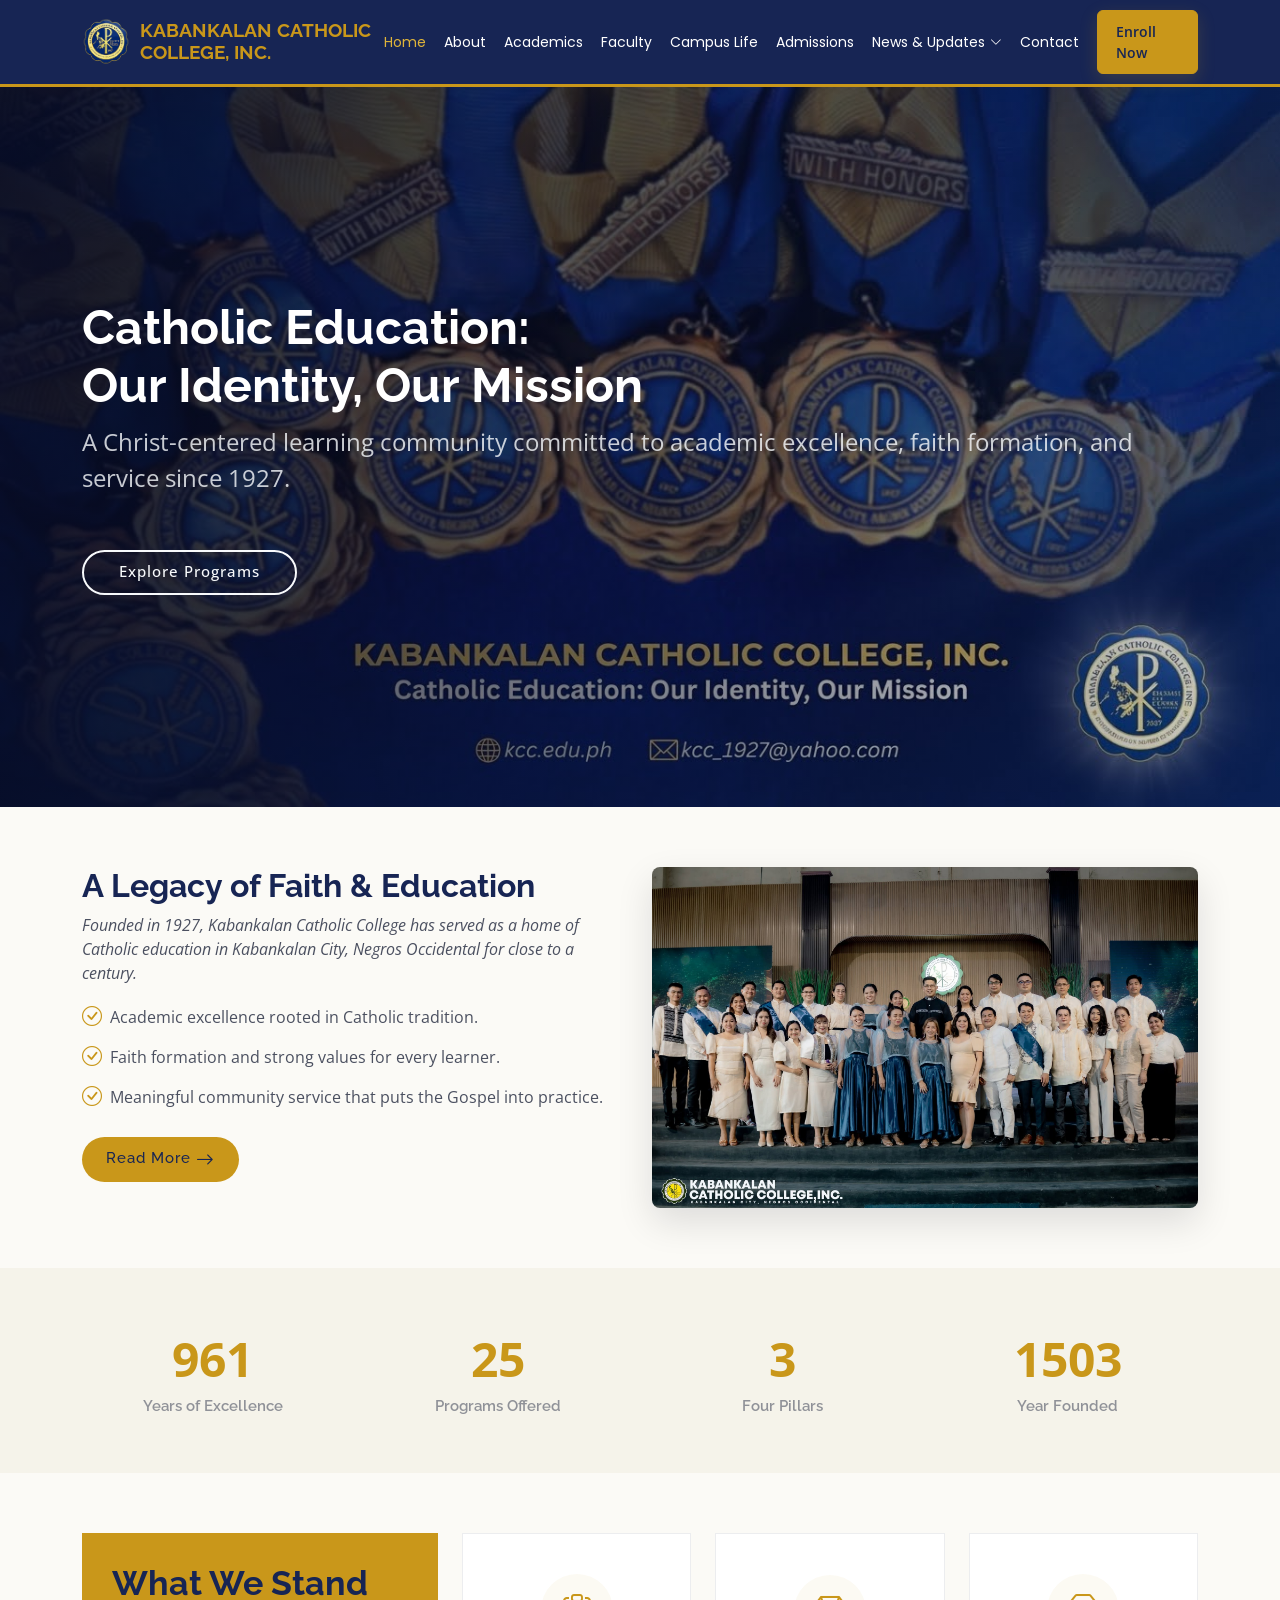
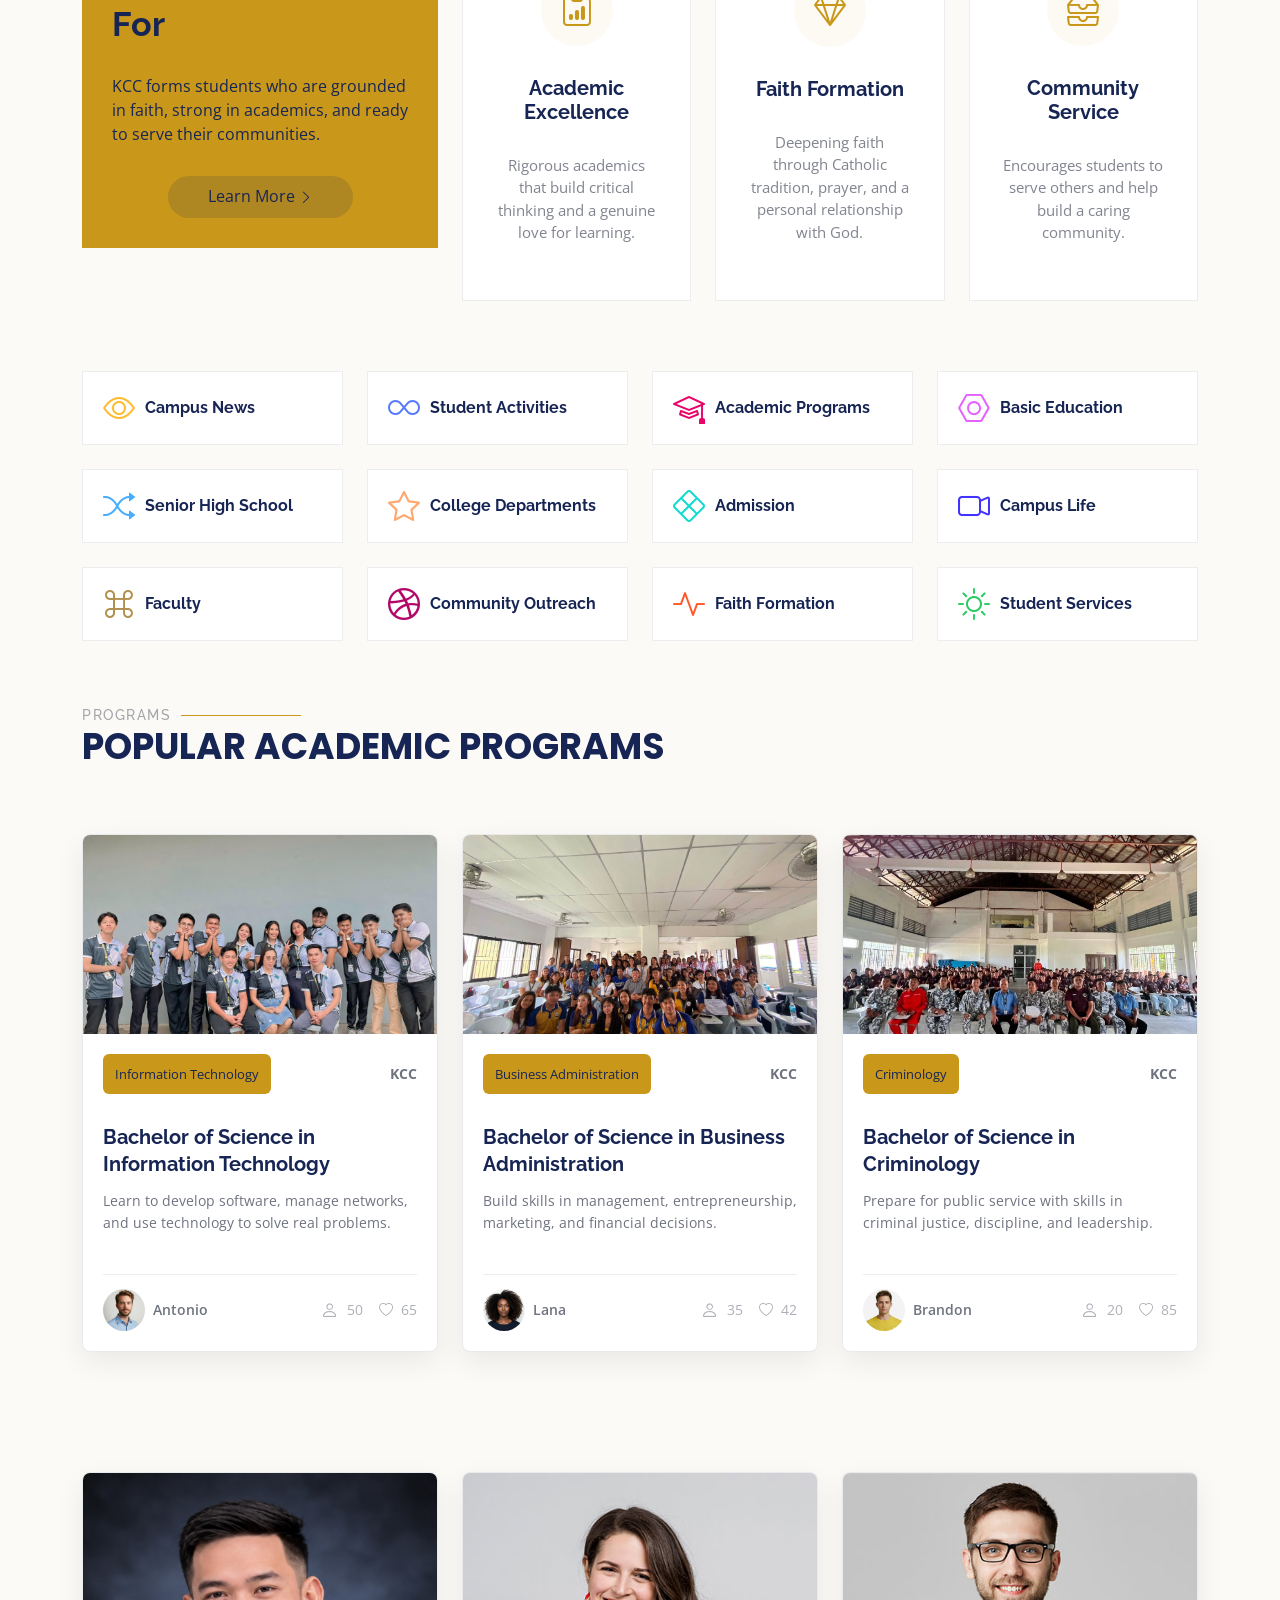
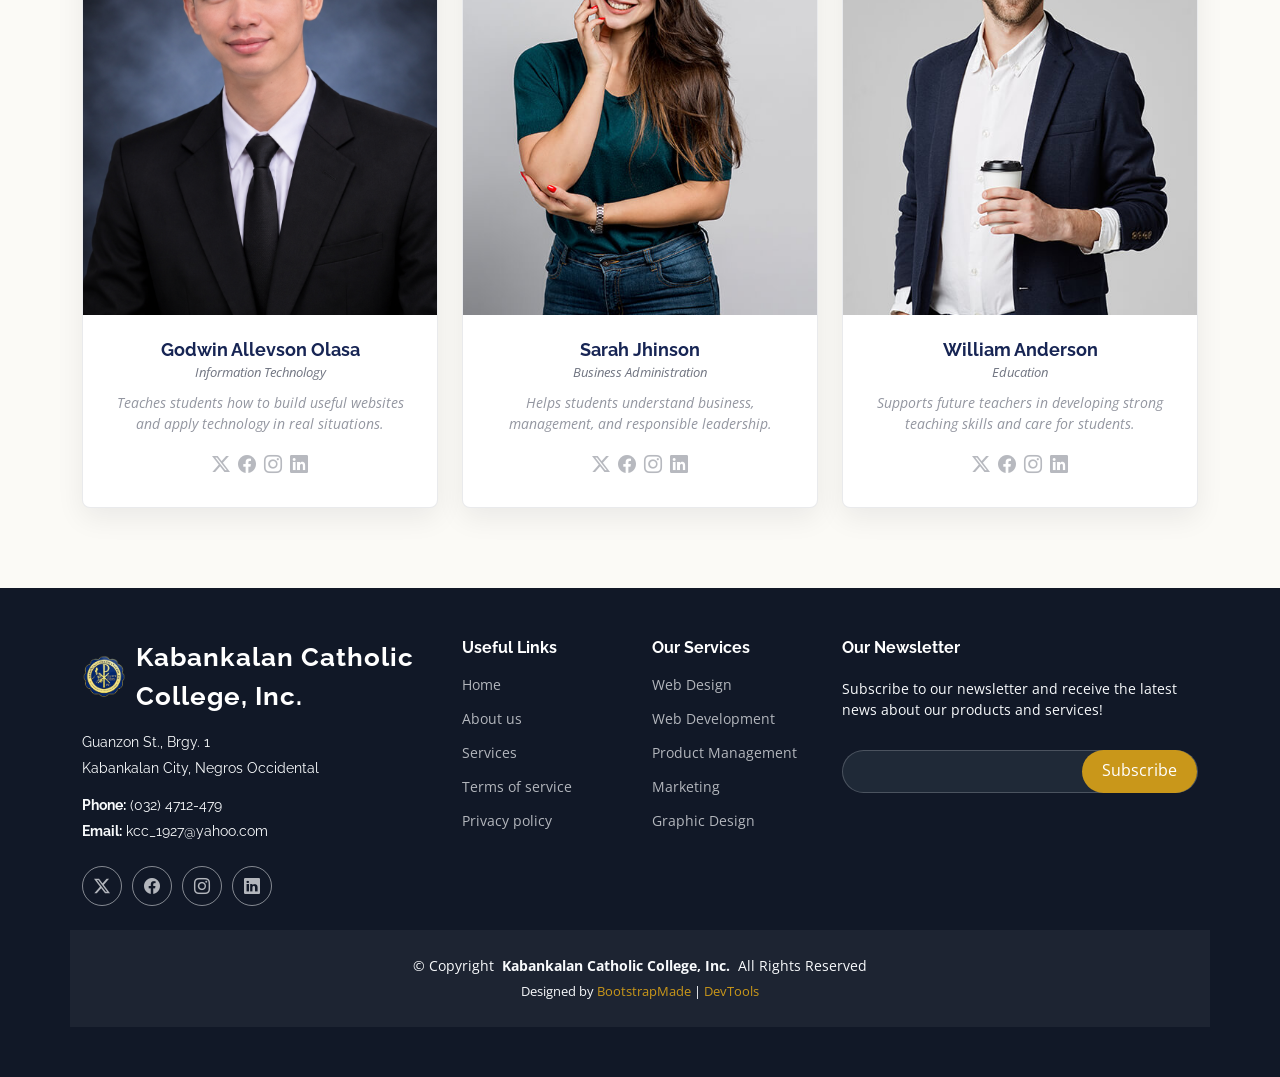
<file: index.html>
<!DOCTYPE html>
<html lang="en">

<head>
  <meta charset="utf-8">
  <meta content="width=device-width, initial-scale=1.0" name="viewport">
  <title>Kabankalan Catholic College, Inc.</title>
  <meta name="description" content="">
  <meta name="keywords" content="">

  <!-- Favicons -->
  <link href="assets/img/kcc-logo.png" rel="icon">
  <link href="assets/img/apple-touch-icon.png" rel="apple-touch-icon">

  <!-- Fonts -->
  <link href="https://fonts.googleapis.com" rel="preconnect">
  <link href="https://fonts.gstatic.com" rel="preconnect" crossorigin>
  <link href="https://fonts.googleapis.com/css2?family=Open+Sans:ital,wght@0,300;0,400;0,500;0,600;0,700;0,800;1,300;1,400;1,500;1,600;1,700;1,800&family=Poppins:ital,wght@0,100;0,200;0,300;0,400;0,500;0,600;0,700;0,800;0,900;1,100;1,200;1,300;1,400;1,500;1,600;1,700;1,800;1,900&family=Raleway:ital,wght@0,100;0,200;0,300;0,400;0,500;0,600;0,700;0,800;0,900;1,100;1,200;1,300;1,400;1,500;1,600;1,700;1,800;1,900&display=swap" rel="stylesheet">

  <!-- Vendor CSS Files -->
  <link href="assets/vendor/bootstrap/css/bootstrap.min.css" rel="stylesheet">
  <link href="assets/vendor/bootstrap-icons/bootstrap-icons.css" rel="stylesheet">
  <link href="assets/vendor/aos/aos.css" rel="stylesheet">
  <link href="assets/vendor/glightbox/css/glightbox.min.css" rel="stylesheet">
  <link href="assets/vendor/swiper/swiper-bundle.min.css" rel="stylesheet">

  <!-- Main CSS File -->
  <link href="assets/css/main.css?v=9" rel="stylesheet">

  <!-- =======================================================
  * Template Name: Mentor
  * Template URL: https://bootstrapmade.com/mentor-free-education-bootstrap-theme/
  * Updated: Jul 07 2025 with Bootstrap v5.3.7
  * Author: BootstrapMade.com
  * License: https://bootstrapmade.com/license/
  ======================================================== -->
</head>

<body class="index-page">

  <header id="header" class="header d-flex align-items-center sticky-top">
    <div class="container-fluid container-xl position-relative d-flex align-items-center">

      <a href="index.html" class="logo d-flex align-items-center me-auto">
        <img src="assets/img/kcc-logo.png" alt="Kabankalan Catholic College, Inc. logo">
        <h1 class="sitename">Kabankalan Catholic College, Inc.</h1>
      </a>

      <nav id="navmenu" class="navmenu">
        <ul>
          <li><a href="index.html" class="active">Home<br></a></li>
          <li><a href="about.html">About</a></li>
          <li><a href="courses.html">Academics</a></li>
          <li><a href="trainers.html">Faculty</a></li>
          <li><a href="events.html">Campus Life</a></li>
          <li><a href="pricing.html">Admissions</a></li>
          <li class="dropdown"><a href="events.html"><span>News &amp; Updates</span> <i class="bi bi-chevron-down toggle-dropdown"></i></a>
            <ul>
              <li><a href="about.html">About KCC</a></li>
              <li class="dropdown"><a href="courses.html"><span>Academic Programs</span> <i class="bi bi-chevron-down toggle-dropdown"></i></a>
                <ul>
                  <li><a href="courses.html">College Programs</a></li>
                  <li><a href="pricing.html">Senior High School</a></li>
                  <li><a href="pricing.html">Basic Education</a></li>
                  <li><a href="contact.html">Admissions</a></li>
                  <li><a href="contact.html">Contact KCC</a></li>
                </ul>
              </li>
              <li><a href="events.html">News &amp; Updates</a></li>
              <li><a href="events.html">Campus Life</a></li>
              <li><a href="contact.html">Contact KCC</a></li>
            </ul>
          </li>
          <li><a href="contact.html">Contact</a></li>
        </ul>
        <i class="mobile-nav-toggle d-xl-none bi bi-list"></i>
      </nav>

      <a class="btn-getstarted" href="contact.html">Enroll Now</a>

    </div>
  </header>

  <main class="main">

    <!-- Hero Section -->
    <section id="hero" class="hero section dark-background">

      <img src="assets/img/kccbackground.jpeg" alt="" data-aos="fade-in">

      <div class="container">
        <h2 data-aos="fade-up" data-aos-delay="100">Catholic Education:<br>Our Identity, Our Mission</h2>
        <p data-aos="fade-up" data-aos-delay="200">A Christ-centered learning community committed to academic excellence, faith formation, and service since 1927.</p>
        <div class="d-flex mt-4" data-aos="fade-up" data-aos-delay="300">
          <a href="courses.html" class="btn-get-started">Explore Programs</a>
        </div>
      </div>

    </section><!-- /Hero Section -->

    <!-- About Section -->
    <section id="about" class="about section">

      <div class="container">

        <div class="row gy-4">

          <div class="col-lg-6 order-1 order-lg-2" data-aos="fade-up" data-aos-delay="100">
            <img src="assets/img/kccmembers.jpg" class="img-fluid" alt="">
          </div>

          <div class="col-lg-6 order-2 order-lg-1 content" data-aos="fade-up" data-aos-delay="200">
            <h3>A Legacy of Faith &amp; Education</h3>
            <p class="fst-italic">
              Founded in 1927, Kabankalan Catholic College has served as a home of Catholic education in Kabankalan City, Negros Occidental for close to a century.
            </p>
            <ul>
              <li><i class="bi bi-check-circle"></i> <span>Academic excellence rooted in Catholic tradition.</span></li>
              <li><i class="bi bi-check-circle"></i> <span>Faith formation and strong values for every learner.</span></li>
              <li><i class="bi bi-check-circle"></i> <span>Meaningful community service that puts the Gospel into practice.</span></li>
            </ul>
            <a href="#" class="read-more"><span>Read More</span><i class="bi bi-arrow-right"></i></a>
          </div>

        </div>

      </div>

    </section><!-- /About Section -->

    <!-- Counts Section -->
    <section id="counts" class="section counts light-background">

      <div class="container" data-aos="fade-up" data-aos-delay="100">

        <div class="row gy-4">

          <div class="col-lg-3 col-md-6">
            <div class="stats-item text-center w-100 h-100">
              <span data-purecounter-start="0" data-purecounter-end="1232" data-purecounter-duration="1" class="purecounter"></span>
              <p>Years of Excellence</p>
            </div>
          </div><!-- End Stats Item -->

          <div class="col-lg-3 col-md-6">
            <div class="stats-item text-center w-100 h-100">
              <span data-purecounter-start="0" data-purecounter-end="32" data-purecounter-duration="1" class="purecounter"></span>
              <p>Programs Offered</p>
            </div>
          </div><!-- End Stats Item -->

          <div class="col-lg-3 col-md-6">
            <div class="stats-item text-center w-100 h-100">
              <span data-purecounter-start="0" data-purecounter-end="4" data-purecounter-duration="1" class="purecounter"></span>
              <p>Four Pillars</p>
            </div>
          </div><!-- End Stats Item -->

          <div class="col-lg-3 col-md-6">
            <div class="stats-item text-center w-100 h-100">
              <span data-purecounter-start="0" data-purecounter-end="1927" data-purecounter-duration="1" class="purecounter"></span>
              <p>Year Founded</p>
            </div>
          </div><!-- End Stats Item -->

        </div>

      </div>

    </section><!-- /Counts Section -->

    <!-- Why Us Section -->
    <section id="why-us" class="section why-us">

      <div class="container">

        <div class="row gy-4">

          <div class="col-lg-4" data-aos="fade-up" data-aos-delay="100">
            <div class="why-box">
              <h3>What We Stand For</h3>
              <p>
                KCC forms students who are grounded in faith, strong in academics, and ready to serve their communities.
              </p>
              <div class="text-center">
                <a href="#" class="more-btn"><span>Learn More</span> <i class="bi bi-chevron-right"></i></a>
              </div>
            </div>
          </div><!-- End Why Box -->

          <div class="col-lg-8 d-flex align-items-stretch">
            <div class="row gy-4" data-aos="fade-up" data-aos-delay="200">

              <div class="col-xl-4">
                <div class="icon-box d-flex flex-column justify-content-center align-items-center">
                  <i class="bi bi-clipboard-data"></i>
                  <h4>Academic Excellence</h4>
                  <p>Rigorous academics that build critical thinking and a genuine love for learning.</p>
                </div>
              </div><!-- End Icon Box -->

              <div class="col-xl-4" data-aos="fade-up" data-aos-delay="300">
                <div class="icon-box d-flex flex-column justify-content-center align-items-center">
                  <i class="bi bi-gem"></i>
                  <h4>Faith Formation</h4>
                  <p>Deepening faith through Catholic tradition, prayer, and a personal relationship with God.</p>
                </div>
              </div><!-- End Icon Box -->

              <div class="col-xl-4" data-aos="fade-up" data-aos-delay="400">
                <div class="icon-box d-flex flex-column justify-content-center align-items-center">
                  <i class="bi bi-inboxes"></i>
                  <h4>Community Service</h4>
                  <p>Encourages students to serve others and help build a caring community.</p>
                </div>
              </div><!-- End Icon Box -->

            </div>
          </div>

        </div>

      </div>

    </section><!-- /Why Us Section -->

    <!-- Features Section -->
    <section id="features" class="features section">

      <div class="container">

        <div class="row gy-4">

          <div class="col-lg-3 col-md-4" data-aos="fade-up" data-aos-delay="100">
            <div class="features-item">
              <i class="bi bi-eye" style="color: #ffbb2c;"></i>
              <h3><a href="" class="stretched-link">Campus News</a></h3>
            </div>
          </div><!-- End Feature Item -->

          <div class="col-lg-3 col-md-4" data-aos="fade-up" data-aos-delay="200">
            <div class="features-item">
              <i class="bi bi-infinity" style="color: #5578ff;"></i>
              <h3><a href="" class="stretched-link">Student Activities</a></h3>
            </div>
          </div><!-- End Feature Item -->

          <div class="col-lg-3 col-md-4" data-aos="fade-up" data-aos-delay="300">
            <div class="features-item">
              <i class="bi bi-mortarboard" style="color: #e80368;"></i>
              <h3><a href="" class="stretched-link">Academic Programs</a></h3>
            </div>
          </div><!-- End Feature Item -->

          <div class="col-lg-3 col-md-4" data-aos="fade-up" data-aos-delay="400">
            <div class="features-item">
              <i class="bi bi-nut" style="color: #e361ff;"></i>
              <h3><a href="" class="stretched-link">Basic Education</a></h3>
            </div>
          </div><!-- End Feature Item -->

          <div class="col-lg-3 col-md-4" data-aos="fade-up" data-aos-delay="500">
            <div class="features-item">
              <i class="bi bi-shuffle" style="color: #47aeff;"></i>
              <h3><a href="" class="stretched-link">Senior High School</a></h3>
            </div>
          </div><!-- End Feature Item -->

          <div class="col-lg-3 col-md-4" data-aos="fade-up" data-aos-delay="600">
            <div class="features-item">
              <i class="bi bi-star" style="color: #ffa76e;"></i>
              <h3><a href="" class="stretched-link">College Departments</a></h3>
            </div>
          </div><!-- End Feature Item -->

          <div class="col-lg-3 col-md-4" data-aos="fade-up" data-aos-delay="700">
            <div class="features-item">
              <i class="bi bi-x-diamond" style="color: #11dbcf;"></i>
              <h3><a href="" class="stretched-link">Admission</a></h3>
            </div>
          </div><!-- End Feature Item -->

          <div class="col-lg-3 col-md-4" data-aos="fade-up" data-aos-delay="800">
            <div class="features-item">
              <i class="bi bi-camera-video" style="color: #4233ff;"></i>
              <h3><a href="" class="stretched-link">Campus Life</a></h3>
            </div>
          </div><!-- End Feature Item -->

          <div class="col-lg-3 col-md-4" data-aos="fade-up" data-aos-delay="900">
            <div class="features-item">
              <i class="bi bi-command" style="color: #b2904f;"></i>
              <h3><a href="" class="stretched-link">Faculty</a></h3>
            </div>
          </div><!-- End Feature Item -->

          <div class="col-lg-3 col-md-4" data-aos="fade-up" data-aos-delay="1000">
            <div class="features-item">
              <i class="bi bi-dribbble" style="color: #b20969;"></i>
              <h3><a href="" class="stretched-link">Community Outreach</a></h3>
            </div>
          </div><!-- End Feature Item -->

          <div class="col-lg-3 col-md-4" data-aos="fade-up" data-aos-delay="1100">
            <div class="features-item">
              <i class="bi bi-activity" style="color: #ff5828;"></i>
              <h3><a href="" class="stretched-link">Faith Formation</a></h3>
            </div>
          </div><!-- End Feature Item -->

          <div class="col-lg-3 col-md-4" data-aos="fade-up" data-aos-delay="1200">
            <div class="features-item">
              <i class="bi bi-brightness-high" style="color: #29cc61;"></i>
              <h3><a href="" class="stretched-link">Student Services</a></h3>
            </div>
          </div><!-- End Feature Item -->

        </div>

      </div>

    </section><!-- /Features Section -->

    <!-- Courses Section -->
    <section id="courses" class="courses section">

      <!-- Section Title -->
      <div class="container section-title" data-aos="fade-up">
        <h2>Programs</h2>
        <p>Popular Academic Programs</p>
      </div><!-- End Section Title -->

      <div class="container">

        <div class="row">

          <div class="col-lg-4 col-md-6 d-flex align-items-stretch" data-aos="zoom-in" data-aos-delay="100">
            <div class="course-item">
              <img src="assets/img/course/course1.jpg" class="img-fluid" alt="...">
              <div class="course-content">
                <div class="d-flex justify-content-between align-items-center mb-3">
                  <p class="category">Information Technology</p>
                  <p class="price">KCC</p>
                </div>

                <h3><a href="course-details.html">Bachelor of Science in Information Technology</a></h3>
                <p class="description">Learn to develop software, manage networks, and use technology to solve real problems.</p>
                <div class="trainer d-flex justify-content-between align-items-center">
                  <div class="trainer-profile d-flex align-items-center">
                    <img src="assets/img/person/person-m-7.webp" class="img-fluid" alt="">
                    <a href="" class="trainer-link">Antonio</a>
                  </div>
                  <div class="trainer-rank d-flex align-items-center">
                    <i class="bi bi-person user-icon"></i>&nbsp;50
                    &nbsp;&nbsp;
                    <i class="bi bi-heart heart-icon"></i>&nbsp;65
                  </div>
                </div>
              </div>
            </div>
          </div> <!-- End Course Item-->

          <div class="col-lg-4 col-md-6 d-flex align-items-stretch mt-4 mt-md-0" data-aos="zoom-in" data-aos-delay="200">
            <div class="course-item">
              <img src="assets/img/course/course2.jpg" class="img-fluid" alt="...">
              <div class="course-content">
                <div class="d-flex justify-content-between align-items-center mb-3">
                  <p class="category">Business Administration</p>
                  <p class="price">KCC</p>
                </div>

                <h3><a href="course-details.html">Bachelor of Science in Business Administration</a></h3>
                <p class="description">Build skills in management, entrepreneurship, marketing, and financial decisions.</p>
                <div class="trainer d-flex justify-content-between align-items-center">
                  <div class="trainer-profile d-flex align-items-center">
                    <img src="assets/img/person/person-f-14.webp" class="img-fluid" alt="">
                    <a href="" class="trainer-link">Lana</a>
                  </div>
                  <div class="trainer-rank d-flex align-items-center">
                    <i class="bi bi-person user-icon"></i>&nbsp;35
                    &nbsp;&nbsp;
                    <i class="bi bi-heart heart-icon"></i>&nbsp;42
                  </div>
                </div>
              </div>
            </div>
          </div> <!-- End Course Item-->

          <div class="col-lg-4 col-md-6 d-flex align-items-stretch mt-4 mt-lg-0" data-aos="zoom-in" data-aos-delay="300">
            <div class="course-item">
              <img src="assets/img/course/course3.jpg" class="img-fluid" alt="...">
              <div class="course-content">
                <div class="d-flex justify-content-between align-items-center mb-3">
                  <p class="category">Criminology</p>
                  <p class="price">KCC</p>
                </div>

                <h3><a href="course-details.html">Bachelor of Science in Criminology</a></h3>
                <p class="description">Prepare for public service with skills in criminal justice, discipline, and leadership.</p>
                <div class="trainer d-flex justify-content-between align-items-center">
                  <div class="trainer-profile d-flex align-items-center">
                    <img src="assets/img/person/person-m-12.webp" class="img-fluid" alt="">
                    <a href="" class="trainer-link">Brandon</a>
                  </div>
                  <div class="trainer-rank d-flex align-items-center">
                    <i class="bi bi-person user-icon"></i>&nbsp;20
                    &nbsp;&nbsp;
                    <i class="bi bi-heart heart-icon"></i>&nbsp;85
                  </div>
                </div>
              </div>
            </div>
          </div> <!-- End Course Item-->

        </div>

      </div>

    </section><!-- /Courses Section -->

    <!-- Trainers Index Section -->
    <section id="trainers-index" class="section trainers-index">

      <div class="container">

        <div class="row">

          <div class="col-lg-4 col-md-6 d-flex" data-aos="fade-up" data-aos-delay="100">
            <div class="member">
              <img src="assets/img/trainers/trainer-1.png" class="img-fluid" alt="">
              <div class="member-content">
                <h4>Godwin Allevson Olasa</h4>
                <span>Information Technology</span>
                <p>
                  Teaches students how to build useful websites and apply technology in real situations.
                </p>
                <div class="social">
                  <a href=""><i class="bi bi-twitter-x"></i></a>
                  <a href=""><i class="bi bi-facebook"></i></a>
                  <a href=""><i class="bi bi-instagram"></i></a>
                  <a href=""><i class="bi bi-linkedin"></i></a>
                </div>
              </div>
            </div>
          </div><!-- End Team Member -->

          <div class="col-lg-4 col-md-6 d-flex" data-aos="fade-up" data-aos-delay="200">
            <div class="member">
              <img src="assets/img/trainers/trainer-2.jpg" class="img-fluid" alt="">
              <div class="member-content">
                <h4>Sarah Jhinson</h4>
                <span>Business Administration</span>
                <p>
                  Helps students understand business, management, and responsible leadership.
                </p>
                <div class="social">
                  <a href=""><i class="bi bi-twitter-x"></i></a>
                  <a href=""><i class="bi bi-facebook"></i></a>
                  <a href=""><i class="bi bi-instagram"></i></a>
                  <a href=""><i class="bi bi-linkedin"></i></a>
                </div>
              </div>
            </div>
          </div><!-- End Team Member -->

          <div class="col-lg-4 col-md-6 d-flex" data-aos="fade-up" data-aos-delay="300">
            <div class="member">
              <img src="assets/img/trainers/trainer-3.jpg" class="img-fluid" alt="">
              <div class="member-content">
                <h4>William Anderson</h4>
                <span>Education</span>
                <p>
                  Supports future teachers in developing strong teaching skills and care for students.
                </p>
                <div class="social">
                  <a href=""><i class="bi bi-twitter-x"></i></a>
                  <a href=""><i class="bi bi-facebook"></i></a>
                  <a href=""><i class="bi bi-instagram"></i></a>
                  <a href=""><i class="bi bi-linkedin"></i></a>
                </div>
              </div>
            </div>
          </div><!-- End Team Member -->

        </div>

      </div>

    </section><!-- /Trainers Index Section -->

  </main>

  <footer id="footer" class="footer position-relative light-background">

    <div class="container footer-top">
      <div class="row gy-4">
        <div class="col-lg-4 col-md-6 footer-about">
          <a href="index.html" class="logo d-flex align-items-center">
            <img src="assets/img/kcc-logo.png" alt="Kabankalan Catholic College, Inc. logo">
            <span class="sitename">Kabankalan Catholic College, Inc.</span>
          </a>
          <div class="footer-contact pt-3">
            <p>Guanzon St., Brgy. 1</p>
            <p>Kabankalan City, Negros Occidental</p>
            <p class="mt-3"><strong>Phone:</strong> <span>(032) 4712-479</span></p>
            <p><strong>Email:</strong> <span>kcc_1927@yahoo.com</span></p>
          </div>
          <div class="social-links d-flex mt-4">
            <a href=""><i class="bi bi-twitter-x"></i></a>
            <a href=""><i class="bi bi-facebook"></i></a>
            <a href=""><i class="bi bi-instagram"></i></a>
            <a href=""><i class="bi bi-linkedin"></i></a>
          </div>
        </div>

        <div class="col-lg-2 col-md-3 footer-links">
          <h4>Useful Links</h4>
          <ul>
            <li><a href="#">Home</a></li>
            <li><a href="#">About us</a></li>
            <li><a href="#">Services</a></li>
            <li><a href="#">Terms of service</a></li>
            <li><a href="#">Privacy policy</a></li>
          </ul>
        </div>

        <div class="col-lg-2 col-md-3 footer-links">
          <h4>Our Services</h4>
          <ul>
            <li><a href="#">Web Design</a></li>
            <li><a href="#">Web Development</a></li>
            <li><a href="#">Product Management</a></li>
            <li><a href="#">Marketing</a></li>
            <li><a href="#">Graphic Design</a></li>
          </ul>
        </div>

        <div class="col-lg-4 col-md-12 footer-newsletter">
          <h4>Our Newsletter</h4>
          <p>Subscribe to our newsletter and receive the latest news about our products and services!</p>
          <form action="#" method="post" class="email-form">
            <div class="newsletter-form"><input type="email" name="email"><input type="submit" value="Subscribe"></div>
            <div class="loading">Loading</div>
            <div class="error-message"></div>
            <div class="sent-message">Your subscription request has been sent. Thank you!</div>
          </form>
        </div>

      </div>
    </div>

    <div class="container copyright text-center mt-4">
      <p>© <span>Copyright</span> <strong class="px-1 sitename">Kabankalan Catholic College, Inc.</strong> <span>All Rights Reserved</span></p>
      <div class="credits">
        <!-- All the links in the footer should remain intact. -->
        <!-- You can delete the links only if you've purchased the pro version. -->
        <!-- Licensing information: https://bootstrapmade.com/license/ -->
        Designed by <a href="https://bootstrapmade.com/">BootstrapMade</a> | <a href="https://bootstrapmade.com/tools/">DevTools</a>
      </div>
    </div>

  </footer>

  <!-- Scroll Top -->
  <a href="#" id="scroll-top" class="scroll-top d-flex align-items-center justify-content-center"><i class="bi bi-arrow-up-short"></i></a>

  <!-- Preloader -->
  <div id="preloader"></div>

  <!-- Vendor JS Files -->
  <script src="assets/vendor/bootstrap/js/bootstrap.bundle.min.js"></script>
  <script src="assets/vendor/aos/aos.js"></script>
  <script src="assets/vendor/glightbox/js/glightbox.min.js"></script>
  <script src="assets/vendor/purecounter/purecounter_vanilla.js"></script>
  <script src="assets/vendor/swiper/swiper-bundle.min.js"></script>

  <!-- Main JS File -->
  <script src="assets/js/main.js"></script>

</body>

</html>
</file>
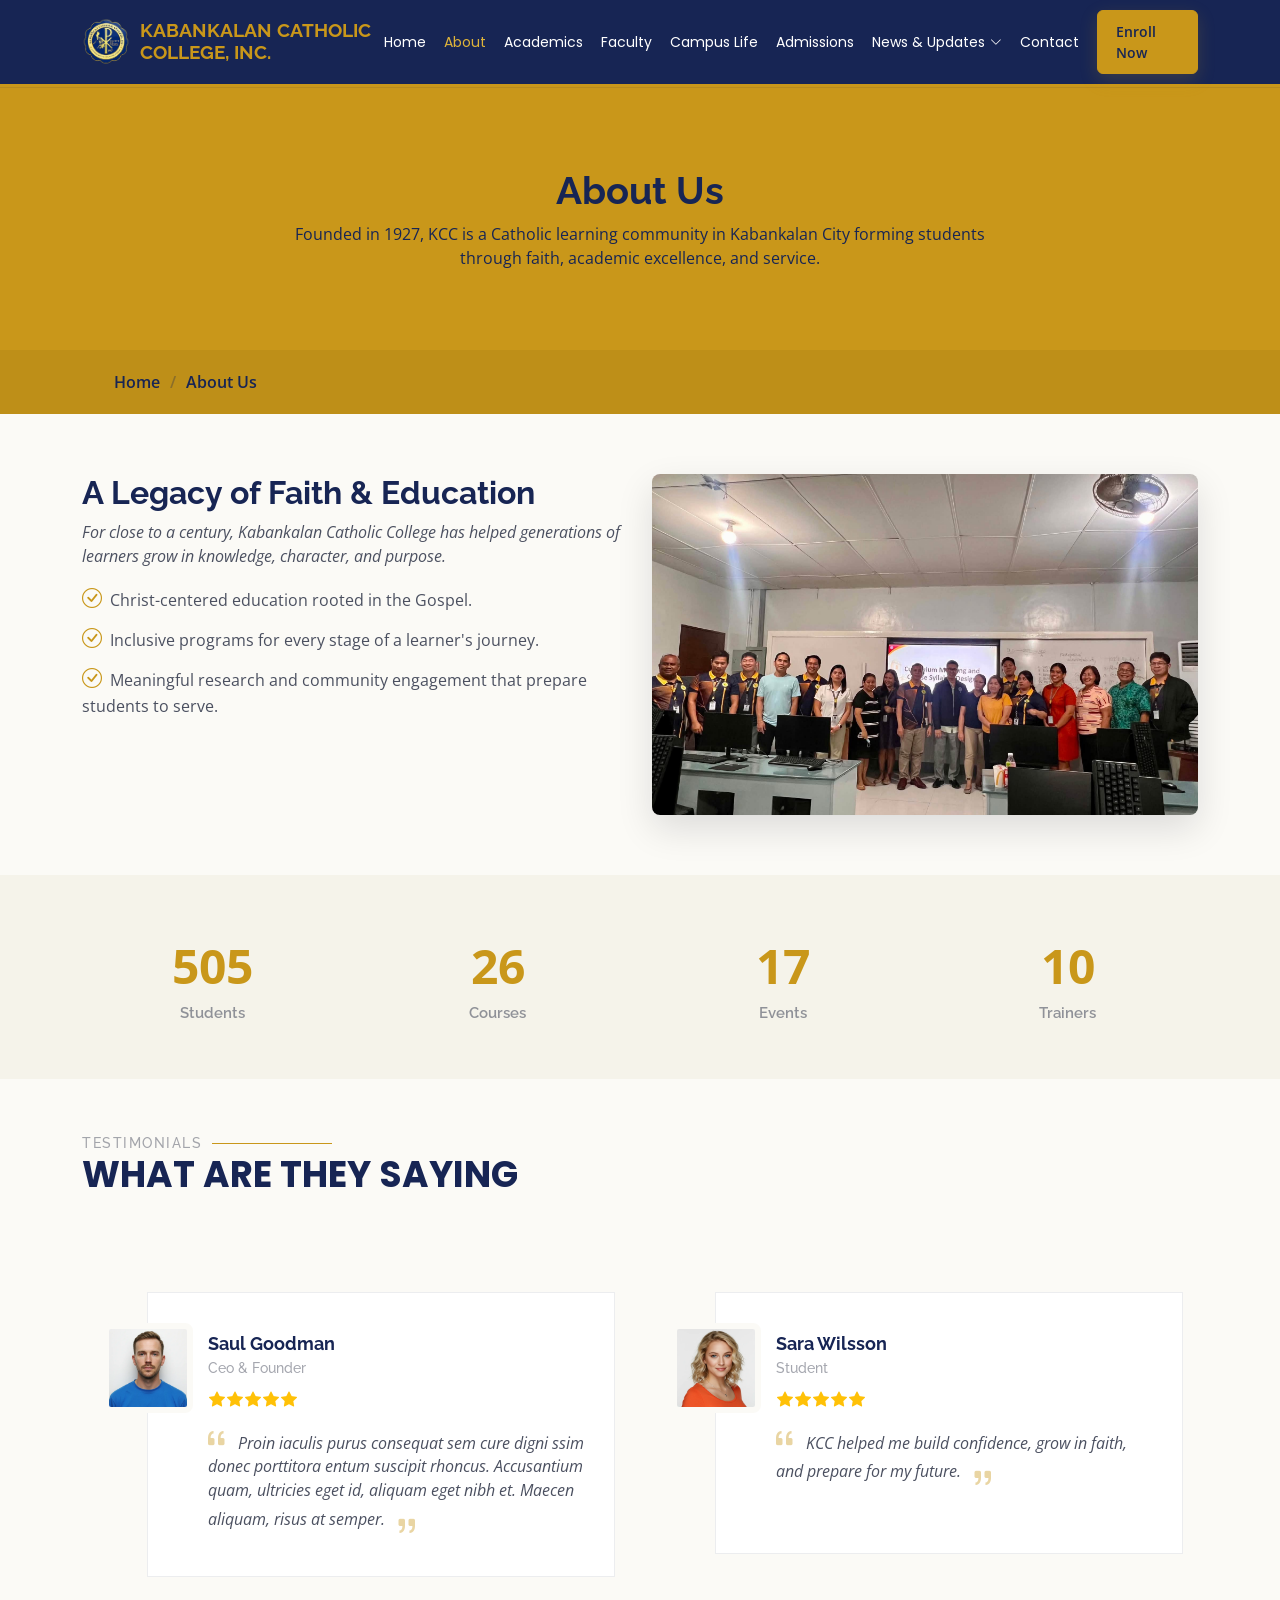
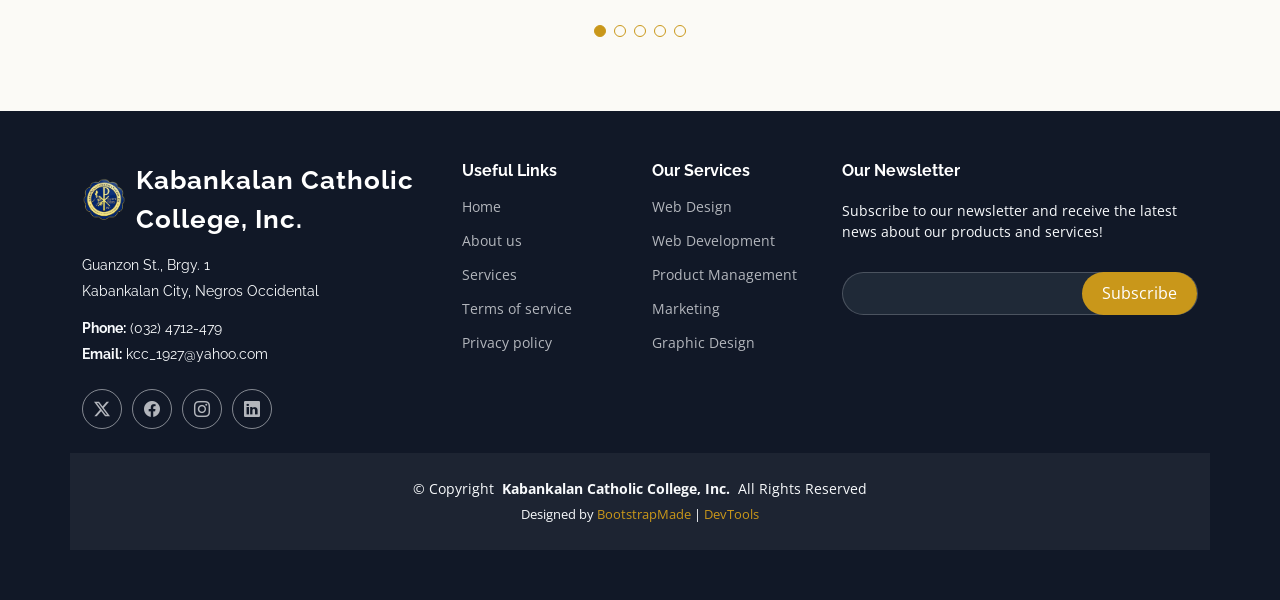
<file: about.html>
<!DOCTYPE html>
<html lang="en">

<head>
  <meta charset="utf-8">
  <meta content="width=device-width, initial-scale=1.0" name="viewport">
  <title>About KCC - Kabankalan Catholic College, Inc.</title>
  <meta name="description" content="">
  <meta name="keywords" content="">

  <!-- Favicons -->
  <link href="assets/img/kcc-logo.png" rel="icon">
  <link href="assets/img/apple-touch-icon.png" rel="apple-touch-icon">

  <!-- Fonts -->
  <link href="https://fonts.googleapis.com" rel="preconnect">
  <link href="https://fonts.gstatic.com" rel="preconnect" crossorigin>
  <link href="https://fonts.googleapis.com/css2?family=Open+Sans:ital,wght@0,300;0,400;0,500;0,600;0,700;0,800;1,300;1,400;1,500;1,600;1,700;1,800&family=Poppins:ital,wght@0,100;0,200;0,300;0,400;0,500;0,600;0,700;0,800;0,900;1,100;1,200;1,300;1,400;1,500;1,600;1,700;1,800;1,900&family=Raleway:ital,wght@0,100;0,200;0,300;0,400;0,500;0,600;0,700;0,800;0,900;1,100;1,200;1,300;1,400;1,500;1,600;1,700;1,800;1,900&display=swap" rel="stylesheet">

  <!-- Vendor CSS Files -->
  <link href="assets/vendor/bootstrap/css/bootstrap.min.css" rel="stylesheet">
  <link href="assets/vendor/bootstrap-icons/bootstrap-icons.css" rel="stylesheet">
  <link href="assets/vendor/aos/aos.css" rel="stylesheet">
  <link href="assets/vendor/glightbox/css/glightbox.min.css" rel="stylesheet">
  <link href="assets/vendor/swiper/swiper-bundle.min.css" rel="stylesheet">

  <!-- Main CSS File -->
  <link href="assets/css/main.css?v=9" rel="stylesheet">

  <!-- =======================================================
  * Template Name: Mentor
  * Template URL: https://bootstrapmade.com/mentor-free-education-bootstrap-theme/
  * Updated: Jul 07 2025 with Bootstrap v5.3.7
  * Author: BootstrapMade.com
  * License: https://bootstrapmade.com/license/
  ======================================================== -->
</head>

<body class="about-page">

  <header id="header" class="header d-flex align-items-center sticky-top">
    <div class="container-fluid container-xl position-relative d-flex align-items-center">

      <a href="index.html" class="logo d-flex align-items-center me-auto">
        <img src="assets/img/kcc-logo.png" alt="Kabankalan Catholic College, Inc. logo">
        <h1 class="sitename">Kabankalan Catholic College, Inc.</h1>
      </a>

      <nav id="navmenu" class="navmenu">
        <ul>
          <li><a href="index.html">Home<br></a></li>
          <li><a href="about.html" class="active">About</a></li>
          <li><a href="courses.html">Academics</a></li>
          <li><a href="trainers.html">Faculty</a></li>
          <li><a href="events.html">Campus Life</a></li>
          <li><a href="pricing.html">Admissions</a></li>
          <li class="dropdown"><a href="events.html"><span>News &amp; Updates</span> <i class="bi bi-chevron-down toggle-dropdown"></i></a>
            <ul>
              <li><a href="about.html">About KCC</a></li>
              <li class="dropdown"><a href="courses.html"><span>Academic Programs</span> <i class="bi bi-chevron-down toggle-dropdown"></i></a>
                <ul>
                  <li><a href="courses.html">College Programs</a></li>
                  <li><a href="pricing.html">Senior High School</a></li>
                  <li><a href="pricing.html">Basic Education</a></li>
                  <li><a href="contact.html">Admissions</a></li>
                  <li><a href="contact.html">Contact KCC</a></li>
                </ul>
              </li>
              <li><a href="events.html">News &amp; Updates</a></li>
              <li><a href="events.html">Campus Life</a></li>
              <li><a href="contact.html">Contact KCC</a></li>
            </ul>
          </li>
          <li><a href="contact.html">Contact</a></li>
        </ul>
        <i class="mobile-nav-toggle d-xl-none bi bi-list"></i>
      </nav>

      <a class="btn-getstarted" href="contact.html">Enroll Now</a>

    </div>
  </header>

  <main class="main">

    <!-- Page Title -->
    <div class="page-title" data-aos="fade">
      <div class="heading">
        <div class="container">
          <div class="row d-flex justify-content-center text-center">
            <div class="col-lg-8">
              <h1>About Us<br></h1>
              <p class="mb-0">Founded in 1927, KCC is a Catholic learning community in Kabankalan City forming students through faith, academic excellence, and service.</p>
            </div>
          </div>
        </div>
      </div>
      <nav class="breadcrumbs">
        <div class="container">
          <ol>
            <li><a href="index.html">Home</a></li>
            <li class="current">About Us<br></li>
          </ol>
        </div>
      </nav>
    </div><!-- End Page Title -->

    <!-- About Us Section -->
    <section id="about-us" class="section about-us">

      <div class="container">

        <div class="row gy-4">

          <div class="col-lg-6 order-1 order-lg-2" data-aos="fade-up" data-aos-delay="100">
            <img src="assets/img/about/about-1.jpg" class="img-fluid" alt="">
          </div>

          <div class="col-lg-6 order-2 order-lg-1 content" data-aos="fade-up" data-aos-delay="200">
            <h3>A Legacy of Faith &amp; Education</h3>
            <p class="fst-italic">
              For close to a century, Kabankalan Catholic College has helped generations of learners grow in knowledge, character, and purpose.
            </p>
            <ul>
              <li><i class="bi bi-check-circle"></i> <span>Christ-centered education rooted in the Gospel.</span></li>
              <li><i class="bi bi-check-circle"></i> <span>Inclusive programs for every stage of a learner's journey.</span></li>
              <li><i class="bi bi-check-circle"></i> <span>Meaningful research and community engagement that prepare students to serve.</span></li>
            </ul>
          </div>

        </div>

      </div>

    </section><!-- /About Us Section -->

    <!-- Counts Section -->
    <section id="counts" class="section counts light-background">

      <div class="container" data-aos="fade-up" data-aos-delay="100">

        <div class="row gy-4">

          <div class="col-lg-3 col-md-6">
            <div class="stats-item text-center w-100 h-100">
              <span data-purecounter-start="0" data-purecounter-end="1232" data-purecounter-duration="1" class="purecounter"></span>
              <p>Students</p>
            </div>
          </div><!-- End Stats Item -->

          <div class="col-lg-3 col-md-6">
            <div class="stats-item text-center w-100 h-100">
              <span data-purecounter-start="0" data-purecounter-end="64" data-purecounter-duration="1" class="purecounter"></span>
              <p>Courses</p>
            </div>
          </div><!-- End Stats Item -->

          <div class="col-lg-3 col-md-6">
            <div class="stats-item text-center w-100 h-100">
              <span data-purecounter-start="0" data-purecounter-end="42" data-purecounter-duration="1" class="purecounter"></span>
              <p>Events</p>
            </div>
          </div><!-- End Stats Item -->

          <div class="col-lg-3 col-md-6">
            <div class="stats-item text-center w-100 h-100">
              <span data-purecounter-start="0" data-purecounter-end="24" data-purecounter-duration="1" class="purecounter"></span>
              <p>Trainers</p>
            </div>
          </div><!-- End Stats Item -->

        </div>

      </div>

    </section><!-- /Counts Section -->

    <!-- Testimonials Section -->
    <section id="testimonials" class="testimonials section">

      <!-- Section Title -->
      <div class="container section-title" data-aos="fade-up">
        <h2>Testimonials</h2>
        <p>What are they saying</p>
      </div><!-- End Section Title -->

      <div class="container" data-aos="fade-up" data-aos-delay="100">

        <div class="swiper init-swiper">
          <script type="application/json" class="swiper-config">
            {
              "loop": true,
              "speed": 600,
              "autoplay": {
                "delay": 5000
              },
              "slidesPerView": "auto",
              "pagination": {
                "el": ".swiper-pagination",
                "type": "bullets",
                "clickable": true
              },
              "breakpoints": {
                "320": {
                  "slidesPerView": 1,
                  "spaceBetween": 40
                },
                "1200": {
                  "slidesPerView": 2,
                  "spaceBetween": 20
                }
              }
            }
          </script>
          <div class="swiper-wrapper">

            <div class="swiper-slide">
              <div class="testimonial-wrap">
                <div class="testimonial-item">
                  <img src="assets/img/person/person-m-9.webp" class="testimonial-img" alt="">
                  <h3>Saul Goodman</h3>
                  <h4>Ceo &amp; Founder</h4>
                  <div class="stars">
                    <i class="bi bi-star-fill"></i><i class="bi bi-star-fill"></i><i class="bi bi-star-fill"></i><i class="bi bi-star-fill"></i><i class="bi bi-star-fill"></i>
                  </div>
                  <p>
                    <i class="bi bi-quote quote-icon-left"></i>
                    <span>Proin iaculis purus consequat sem cure digni ssim donec porttitora entum suscipit rhoncus. Accusantium quam, ultricies eget id, aliquam eget nibh et. Maecen aliquam, risus at semper.</span>
                    <i class="bi bi-quote quote-icon-right"></i>
                  </p>
                </div>
              </div>
            </div><!-- End testimonial item -->

            <div class="swiper-slide">
              <div class="testimonial-wrap">
                <div class="testimonial-item">
                  <img src="assets/img/person/person-f-5.webp" class="testimonial-img" alt="">
                  <h3>Sara Wilsson</h3>
                  <h4>Student</h4>
                  <div class="stars">
                    <i class="bi bi-star-fill"></i><i class="bi bi-star-fill"></i><i class="bi bi-star-fill"></i><i class="bi bi-star-fill"></i><i class="bi bi-star-fill"></i>
                  </div>
                  <p>
                    <i class="bi bi-quote quote-icon-left"></i>
                    <span>KCC helped me build confidence, grow in faith, and prepare for my future.</span>
                    <i class="bi bi-quote quote-icon-right"></i>
                  </p>
                </div>
              </div>
            </div><!-- End testimonial item -->

            <div class="swiper-slide">
              <div class="testimonial-wrap">
                <div class="testimonial-item">
                  <img src="assets/img/person/person-f-12.webp" class="testimonial-img" alt="">
                  <h3>Jena Karlis</h3>
                  <h4>Parent</h4>
                  <div class="stars">
                    <i class="bi bi-star-fill"></i><i class="bi bi-star-fill"></i><i class="bi bi-star-fill"></i><i class="bi bi-star-fill"></i><i class="bi bi-star-fill"></i>
                  </div>
                  <p>
                    <i class="bi bi-quote quote-icon-left"></i>
                    <span>The teachers give students personal guidance and help them succeed in school and life.</span>
                    <i class="bi bi-quote quote-icon-right"></i>
                  </p>
                </div>
              </div>
            </div><!-- End testimonial item -->

            <div class="swiper-slide">
              <div class="testimonial-wrap">
                <div class="testimonial-item">
                  <img src="assets/img/person/person-m-12.webp" class="testimonial-img" alt="">
                  <h3>Matt Brandon</h3>
                  <h4>Alumnus</h4>
                  <div class="stars">
                    <i class="bi bi-star-fill"></i><i class="bi bi-star-fill"></i><i class="bi bi-star-fill"></i><i class="bi bi-star-fill"></i><i class="bi bi-star-fill"></i>
                  </div>
                  <p>
                    <i class="bi bi-quote quote-icon-left"></i>
                    <span>My years at KCC taught me discipline, service, and the value of faith.</span>
                    <i class="bi bi-quote quote-icon-right"></i>
                  </p>
                </div>
              </div>
            </div><!-- End testimonial item -->

            <div class="swiper-slide">
              <div class="testimonial-wrap">
                <div class="testimonial-item">
                  <img src="assets/img/person/person-m-13.webp" class="testimonial-img" alt="">
                  <h3>John Larson</h3>
                  <h4>Alumnus</h4>
                  <div class="stars">
                    <i class="bi bi-star-fill"></i><i class="bi bi-star-fill"></i><i class="bi bi-star-fill"></i><i class="bi bi-star-fill"></i><i class="bi bi-star-fill"></i>
                  </div>
                  <p>
                    <i class="bi bi-quote quote-icon-left"></i>
                    <span>KCC gave me the knowledge and values I needed to start my career and serve my community.</span>
                    <i class="bi bi-quote quote-icon-right"></i>
                  </p>
                </div>
              </div>
            </div><!-- End testimonial item -->

          </div>
          <div class="swiper-pagination"></div>
        </div>

      </div>

    </section><!-- /Testimonials Section -->

  </main>

  <footer id="footer" class="footer position-relative light-background">

    <div class="container footer-top">
      <div class="row gy-4">
        <div class="col-lg-4 col-md-6 footer-about">
          <a href="index.html" class="logo d-flex align-items-center">
            <img src="assets/img/kcc-logo.png" alt="Kabankalan Catholic College, Inc. logo">
            <span class="sitename">Kabankalan Catholic College, Inc.</span>
          </a>
          <div class="footer-contact pt-3">
            <p>Guanzon St., Brgy. 1</p>
            <p>Kabankalan City, Negros Occidental</p>
            <p class="mt-3"><strong>Phone:</strong> <span>(032) 4712-479</span></p>
            <p><strong>Email:</strong> <span>kcc_1927@yahoo.com</span></p>
          </div>
          <div class="social-links d-flex mt-4">
            <a href=""><i class="bi bi-twitter-x"></i></a>
            <a href=""><i class="bi bi-facebook"></i></a>
            <a href=""><i class="bi bi-instagram"></i></a>
            <a href=""><i class="bi bi-linkedin"></i></a>
          </div>
        </div>

        <div class="col-lg-2 col-md-3 footer-links">
          <h4>Useful Links</h4>
          <ul>
            <li><a href="#">Home</a></li>
            <li><a href="#">About us</a></li>
            <li><a href="#">Services</a></li>
            <li><a href="#">Terms of service</a></li>
            <li><a href="#">Privacy policy</a></li>
          </ul>
        </div>

        <div class="col-lg-2 col-md-3 footer-links">
          <h4>Our Services</h4>
          <ul>
            <li><a href="#">Web Design</a></li>
            <li><a href="#">Web Development</a></li>
            <li><a href="#">Product Management</a></li>
            <li><a href="#">Marketing</a></li>
            <li><a href="#">Graphic Design</a></li>
          </ul>
        </div>

        <div class="col-lg-4 col-md-12 footer-newsletter">
          <h4>Our Newsletter</h4>
          <p>Subscribe to our newsletter and receive the latest news about our products and services!</p>
          <form action="#" method="post" class="email-form">
            <div class="newsletter-form"><input type="email" name="email"><input type="submit" value="Subscribe"></div>
            <div class="loading">Loading</div>
            <div class="error-message"></div>
            <div class="sent-message">Your subscription request has been sent. Thank you!</div>
          </form>
        </div>

      </div>
    </div>

    <div class="container copyright text-center mt-4">
      <p>© <span>Copyright</span> <strong class="px-1 sitename">Kabankalan Catholic College, Inc.</strong> <span>All Rights Reserved</span></p>
      <div class="credits">
        <!-- All the links in the footer should remain intact. -->
        <!-- You can delete the links only if you've purchased the pro version. -->
        <!-- Licensing information: https://bootstrapmade.com/license/ -->
        Designed by <a href="https://bootstrapmade.com/">BootstrapMade</a> | <a href="https://bootstrapmade.com/tools/">DevTools</a>
      </div>
    </div>

  </footer>

  <!-- Scroll Top -->
  <a href="#" id="scroll-top" class="scroll-top d-flex align-items-center justify-content-center"><i class="bi bi-arrow-up-short"></i></a>

  <!-- Preloader -->
  <div id="preloader"></div>

  <!-- Vendor JS Files -->
  <script src="assets/vendor/bootstrap/js/bootstrap.bundle.min.js"></script>
  <script src="assets/vendor/aos/aos.js"></script>
  <script src="assets/vendor/glightbox/js/glightbox.min.js"></script>
  <script src="assets/vendor/purecounter/purecounter_vanilla.js"></script>
  <script src="assets/vendor/swiper/swiper-bundle.min.js"></script>

  <!-- Main JS File -->
  <script src="assets/js/main.js"></script>

</body>

</html>
</file>
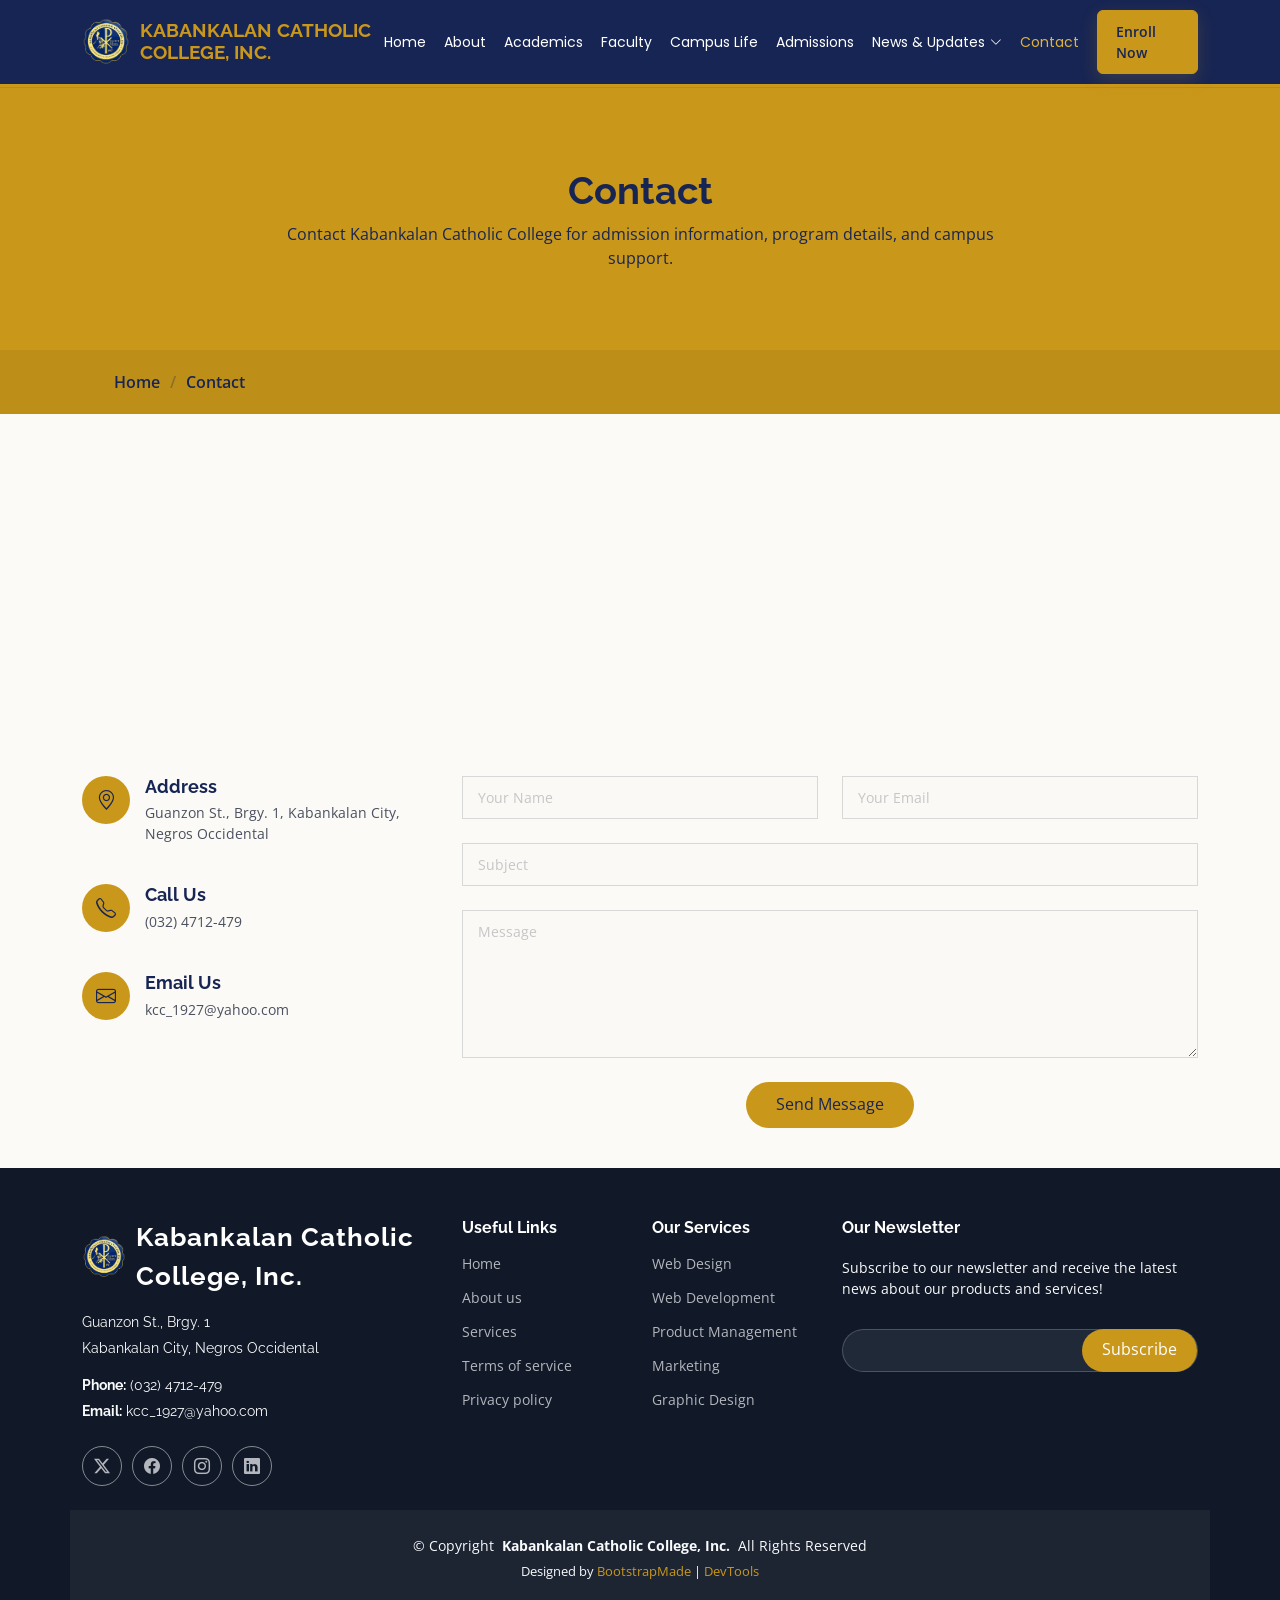
<file: contact.html>
<!DOCTYPE html>
<html lang="en">

<head>
  <meta charset="utf-8">
  <meta content="width=device-width, initial-scale=1.0" name="viewport">
  <title>Contact KCC - Kabankalan Catholic College, Inc.</title>
  <meta name="description" content="">
  <meta name="keywords" content="">

  <!-- Favicons -->
  <link href="assets/img/kcc-logo.png" rel="icon">
  <link href="assets/img/apple-touch-icon.png" rel="apple-touch-icon">

  <!-- Fonts -->
  <link href="https://fonts.googleapis.com" rel="preconnect">
  <link href="https://fonts.gstatic.com" rel="preconnect" crossorigin>
  <link
    href="https://fonts.googleapis.com/css2?family=Open+Sans:ital,wght@0,300;0,400;0,500;0,600;0,700;0,800;1,300;1,400;1,500;1,600;1,700;1,800&family=Poppins:ital,wght@0,100;0,200;0,300;0,400;0,500;0,600;0,700;0,800;0,900;1,100;1,200;1,300;1,400;1,500;1,600;1,700;1,800;1,900&family=Raleway:ital,wght@0,100;0,200;0,300;0,400;0,500;0,600;0,700;0,800;0,900;1,100;1,200;1,300;1,400;1,500;1,600;1,700;1,800;1,900&display=swap"
    rel="stylesheet">

  <!-- Vendor CSS Files -->
  <link href="assets/vendor/bootstrap/css/bootstrap.min.css" rel="stylesheet">
  <link href="assets/vendor/bootstrap-icons/bootstrap-icons.css" rel="stylesheet">
  <link href="assets/vendor/aos/aos.css" rel="stylesheet">
  <link href="assets/vendor/glightbox/css/glightbox.min.css" rel="stylesheet">
  <link href="assets/vendor/swiper/swiper-bundle.min.css" rel="stylesheet">

  <!-- Main CSS File -->
  <link href="assets/css/main.css?v=9" rel="stylesheet">

  <!-- =======================================================
  * Template Name: Mentor
  * Template URL: https://bootstrapmade.com/mentor-free-education-bootstrap-theme/
  * Updated: Jul 07 2025 with Bootstrap v5.3.7
  * Author: BootstrapMade.com
  * License: https://bootstrapmade.com/license/
  ======================================================== -->
</head>

<body class="contact-page">

  <header id="header" class="header d-flex align-items-center sticky-top">
    <div class="container-fluid container-xl position-relative d-flex align-items-center">

      <a href="index.html" class="logo d-flex align-items-center me-auto">
        <img src="assets/img/kcc-logo.png" alt="Kabankalan Catholic College, Inc. logo">
        <h1 class="sitename">Kabankalan Catholic College, Inc.</h1>
      </a>

      <nav id="navmenu" class="navmenu">
        <ul>
          <li><a href="index.html">Home<br></a></li>
          <li><a href="about.html">About</a></li>
          <li><a href="courses.html">Academics</a></li>
          <li><a href="trainers.html">Faculty</a></li>
          <li><a href="events.html">Campus Life</a></li>
          <li><a href="pricing.html">Admissions</a></li>
          <li class="dropdown"><a href="events.html"><span>News &amp; Updates</span> <i class="bi bi-chevron-down toggle-dropdown"></i></a>
            <ul>
              <li><a href="about.html">About KCC</a></li>
              <li class="dropdown"><a href="courses.html"><span>Academic Programs</span> <i
                    class="bi bi-chevron-down toggle-dropdown"></i></a>
                <ul>
                  <li><a href="courses.html">College Programs</a></li>
                  <li><a href="pricing.html">Senior High School</a></li>
                  <li><a href="pricing.html">Basic Education</a></li>
                  <li><a href="contact.html">Admissions</a></li>
                  <li><a href="contact.html">Contact KCC</a></li>
                </ul>
              </li>
              <li><a href="events.html">News &amp; Updates</a></li>
              <li><a href="events.html">Campus Life</a></li>
              <li><a href="contact.html">Contact KCC</a></li>
            </ul>
          </li>
          <li><a href="contact.html" class="active">Contact</a></li>
        </ul>
        <i class="mobile-nav-toggle d-xl-none bi bi-list"></i>
      </nav>

      <a class="btn-getstarted" href="contact.html">Enroll Now</a>

    </div>
  </header>

  <main class="main">

    <!-- Page Title -->
    <div class="page-title" data-aos="fade">
      <div class="heading">
        <div class="container">
          <div class="row d-flex justify-content-center text-center">
            <div class="col-lg-8">
              <h1>Contact</h1>
              <p class="mb-0">Contact Kabankalan Catholic College for admission information, program details, and campus support.</p>
            </div>
          </div>
        </div>
      </div>
      <nav class="breadcrumbs">
        <div class="container">
          <ol>
            <li><a href="index.html">Home</a></li>
            <li class="current">Contact</li>
          </ol>
        </div>
      </nav>
    </div><!-- End Page Title -->

    <!-- Contact Section -->
    <section id="contact" class="contact section">

      <div class="mb-5" data-aos="fade-up" data-aos-delay="200">
        <iframe style="border:0; width: 100%; height: 300px;"
          src="https://www.google.com/maps/embed?pb=!1m14!1m8!1m3!1d48389.78314118045!2d-74.006138!3d40.710059!3m2!1i1024!2i768!4f13.1!3m3!1m2!1s0x89c25a22a3bda30d%3A0xb89d1fe6bc499443!2sDowntown%20Conference%20Center!5e0!3m2!1sen!2sus!4v1676961268712!5m2!1sen!2sus"
          frameborder="0" allowfullscreen="" loading="lazy" referrerpolicy="no-referrer-when-downgrade"></iframe>
      </div><!-- End Google Maps -->

      <div class="container" data-aos="fade-up" data-aos-delay="100">

        <div class="row gy-4">

          <div class="col-lg-4">
            <div class="info-item d-flex" data-aos="fade-up" data-aos-delay="300">
              <i class="bi bi-geo-alt flex-shrink-0"></i>
              <div>
                <h3>Address</h3>
                <p>Guanzon St., Brgy. 1, Kabankalan City, Negros Occidental</p>
              </div>
            </div><!-- End Info Item -->

            <div class="info-item d-flex" data-aos="fade-up" data-aos-delay="400">
              <i class="bi bi-telephone flex-shrink-0"></i>
              <div>
                <h3>Call Us</h3>
                <p>(032) 4712-479</p>
              </div>
            </div><!-- End Info Item -->

            <div class="info-item d-flex" data-aos="fade-up" data-aos-delay="500">
              <i class="bi bi-envelope flex-shrink-0"></i>
              <div>
                <h3>Email Us</h3>
                <p>kcc_1927@yahoo.com</p>
              </div>
            </div><!-- End Info Item -->

          </div>

          <div class="col-lg-8">
            <form action="#" method="post" class="email-form" data-aos="fade-up" data-aos-delay="200">
              <div class="row gy-4">

                <div class="col-md-6">
                  <input type="text" name="name" class="form-control" placeholder="Your Name" required="">
                </div>

                <div class="col-md-6 ">
                  <input type="email" class="form-control" name="email" placeholder="Your Email" required="">
                </div>

                <div class="col-md-12">
                  <input type="text" class="form-control" name="subject" placeholder="Subject" required="">
                </div>

                <div class="col-md-12">
                  <textarea class="form-control" name="message" rows="6" placeholder="Message" required=""></textarea>
                </div>

                <div class="col-md-12 text-center">
                  <div class="loading">Loading</div>
                  <div class="error-message"></div>
                  <div class="sent-message">Your message has been sent. Thank you!</div>

                  <button type="submit">Send Message</button>
                </div>

              </div>
            </form>
          </div><!-- End Contact Form -->

        </div>

      </div>

    </section><!-- /Contact Section -->

  </main>

  <footer id="footer" class="footer position-relative light-background">

    <div class="container footer-top">
      <div class="row gy-4">
        <div class="col-lg-4 col-md-6 footer-about">
          <a href="index.html" class="logo d-flex align-items-center">
            <img src="assets/img/kcc-logo.png" alt="Kabankalan Catholic College, Inc. logo">
            <span class="sitename">Kabankalan Catholic College, Inc.</span>
          </a>
          <div class="footer-contact pt-3">
            <p>Guanzon St., Brgy. 1</p>
            <p>Kabankalan City, Negros Occidental</p>
            <p class="mt-3"><strong>Phone:</strong> <span>(032) 4712-479</span></p>
            <p><strong>Email:</strong> <span>kcc_1927@yahoo.com</span></p>
          </div>
          <div class="social-links d-flex mt-4">
            <a href=""><i class="bi bi-twitter-x"></i></a>
            <a href=""><i class="bi bi-facebook"></i></a>
            <a href=""><i class="bi bi-instagram"></i></a>
            <a href=""><i class="bi bi-linkedin"></i></a>
          </div>
        </div>

        <div class="col-lg-2 col-md-3 footer-links">
          <h4>Useful Links</h4>
          <ul>
            <li><a href="#">Home</a></li>
            <li><a href="#">About us</a></li>
            <li><a href="#">Services</a></li>
            <li><a href="#">Terms of service</a></li>
            <li><a href="#">Privacy policy</a></li>
          </ul>
        </div>

        <div class="col-lg-2 col-md-3 footer-links">
          <h4>Our Services</h4>
          <ul>
            <li><a href="#">Web Design</a></li>
            <li><a href="#">Web Development</a></li>
            <li><a href="#">Product Management</a></li>
            <li><a href="#">Marketing</a></li>
            <li><a href="#">Graphic Design</a></li>
          </ul>
        </div>

        <div class="col-lg-4 col-md-12 footer-newsletter">
          <h4>Our Newsletter</h4>
          <p>Subscribe to our newsletter and receive the latest news about our products and services!</p>
          <form action="#" method="post" class="email-form">
            <div class="newsletter-form"><input type="email" name="email"><input type="submit" value="Subscribe"></div>
            <div class="loading">Loading</div>
            <div class="error-message"></div>
            <div class="sent-message">Your subscription request has been sent. Thank you!</div>
          </form>
        </div>

      </div>
    </div>

    <div class="container copyright text-center mt-4">
      <p>© <span>Copyright</span> <strong class="px-1 sitename">Kabankalan Catholic College, Inc.</strong> <span>All Rights Reserved</span></p>
      <div class="credits">
        <!-- All the links in the footer should remain intact. -->
        <!-- You can delete the links only if you've purchased the pro version. -->
        <!-- Licensing information: https://bootstrapmade.com/license/ -->
        Designed by <a href="https://bootstrapmade.com/">BootstrapMade</a> | <a
          href="https://bootstrapmade.com/tools/">DevTools</a>
      </div>
    </div>

  </footer>

  <!-- Scroll Top -->
  <a href="#" id="scroll-top" class="scroll-top d-flex align-items-center justify-content-center"><i
      class="bi bi-arrow-up-short"></i></a>

  <!-- Preloader -->
  <div id="preloader"></div>

  <!-- Vendor JS Files -->
  <script src="assets/vendor/bootstrap/js/bootstrap.bundle.min.js"></script>
  <script src="assets/vendor/aos/aos.js"></script>
  <script src="assets/vendor/glightbox/js/glightbox.min.js"></script>
  <script src="assets/vendor/purecounter/purecounter_vanilla.js"></script>
  <script src="assets/vendor/swiper/swiper-bundle.min.js"></script>

  <!-- Main JS File -->
  <script src="assets/js/main.js"></script>

</body>

</html>
</file>
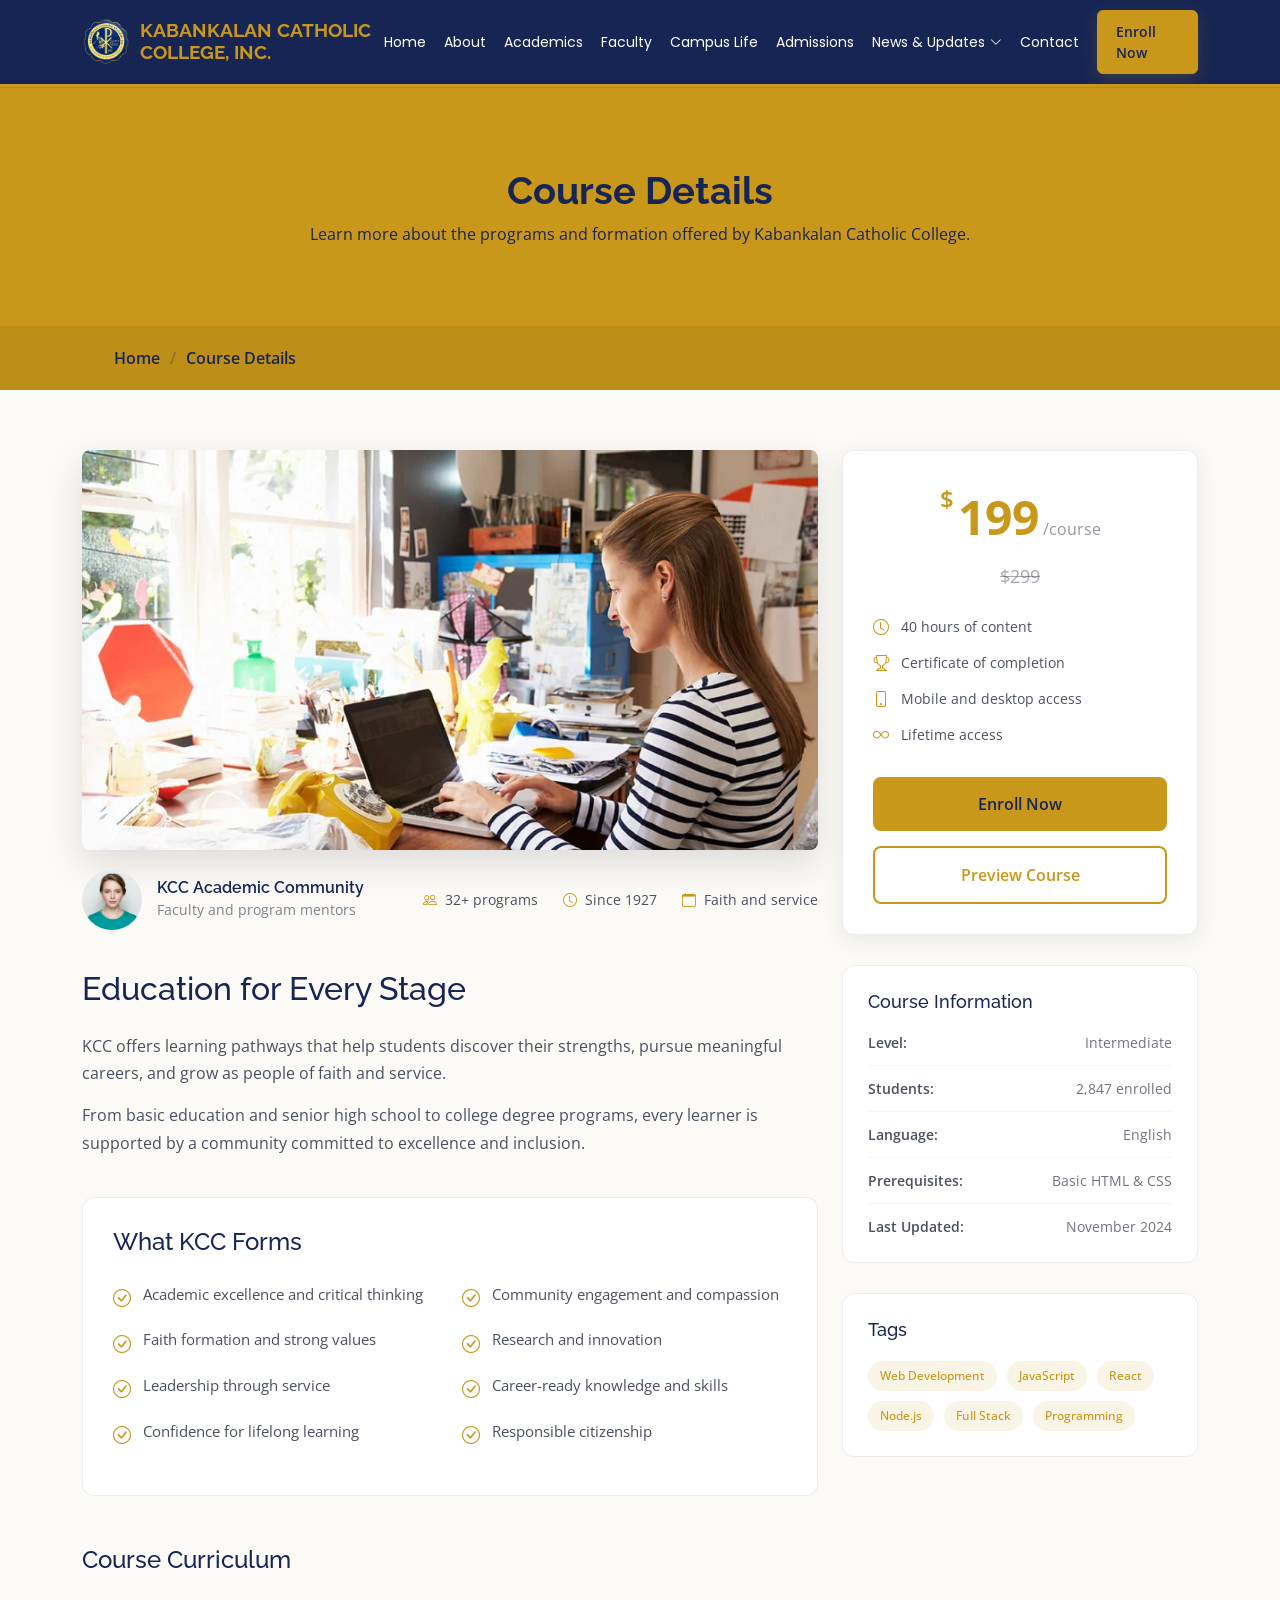
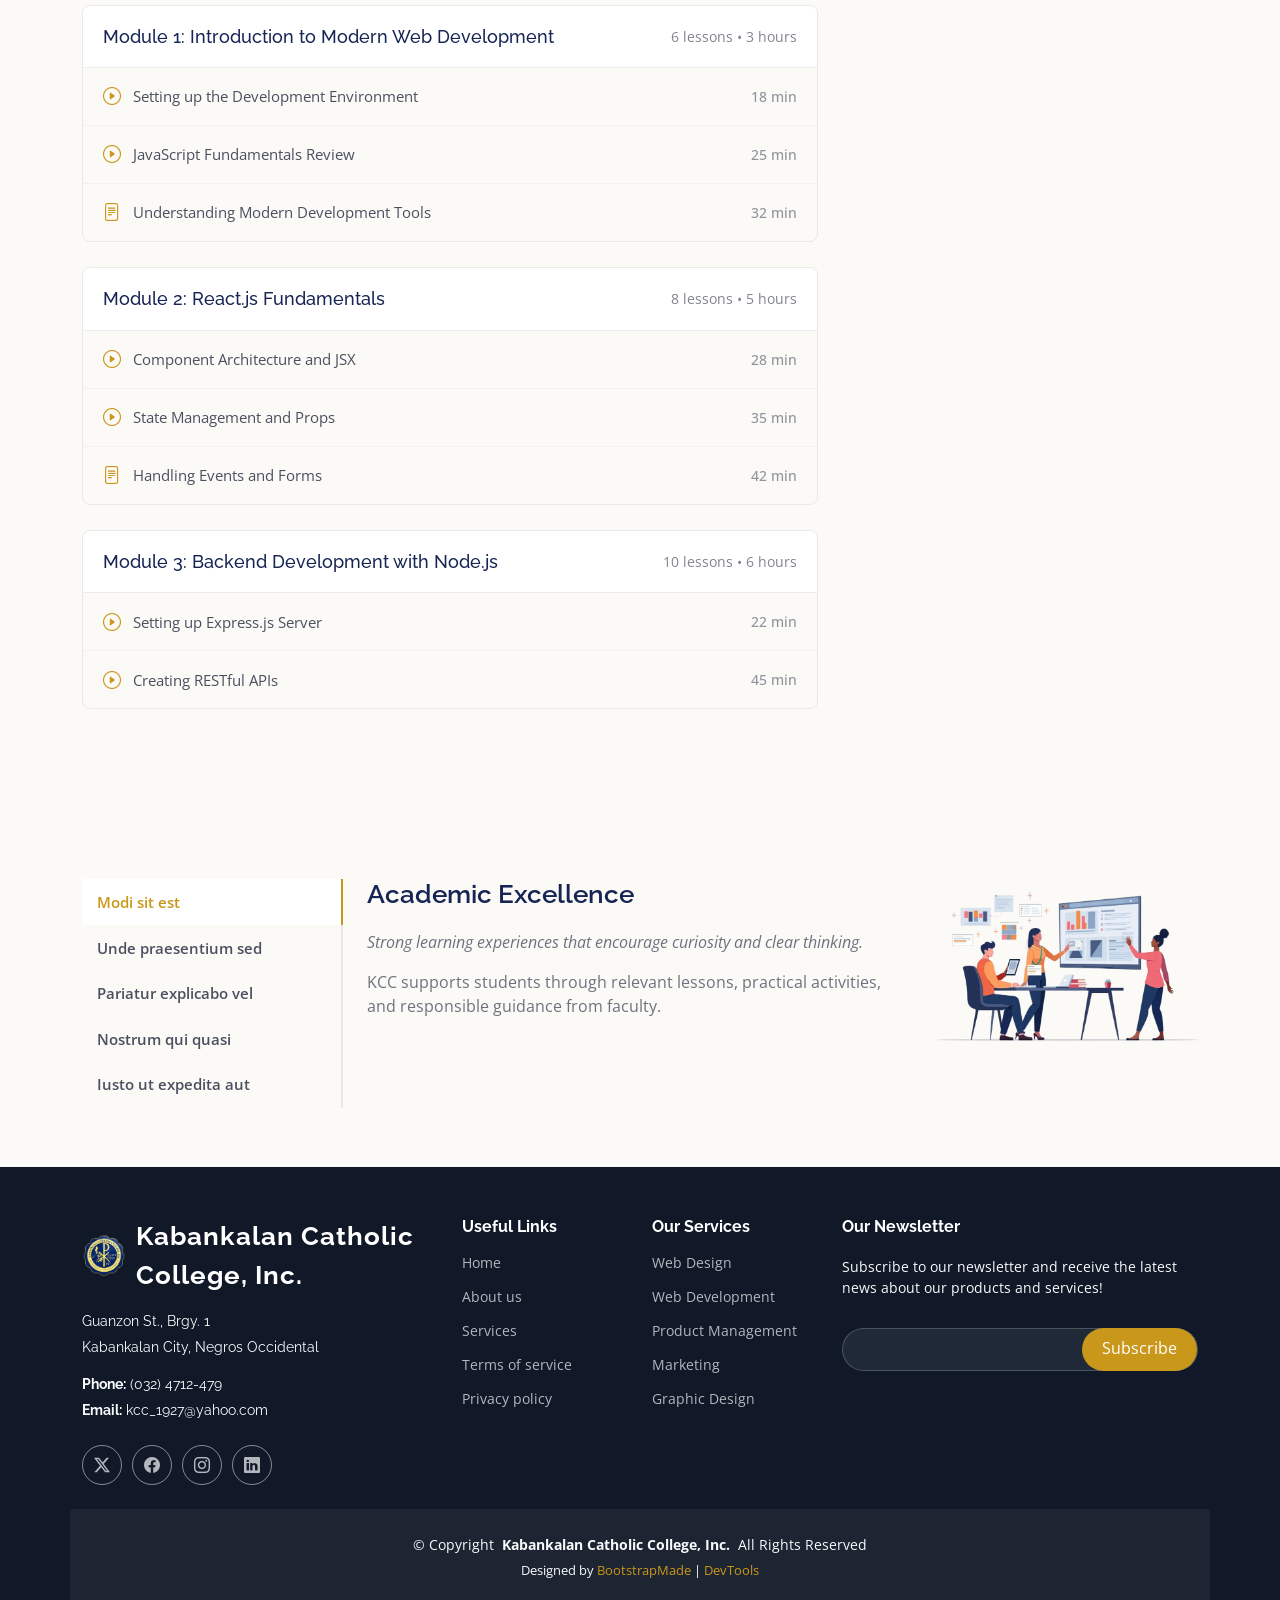
<file: course-details.html>
<!DOCTYPE html>
<html lang="en">

<head>
  <meta charset="utf-8">
  <meta content="width=device-width, initial-scale=1.0" name="viewport">
  <title>Program Details - Kabankalan Catholic College, Inc.</title>
  <meta name="description" content="">
  <meta name="keywords" content="">

  <!-- Favicons -->
  <link href="assets/img/kcc-logo.png" rel="icon">
  <link href="assets/img/apple-touch-icon.png" rel="apple-touch-icon">

  <!-- Fonts -->
  <link href="https://fonts.googleapis.com" rel="preconnect">
  <link href="https://fonts.gstatic.com" rel="preconnect" crossorigin>
  <link href="https://fonts.googleapis.com/css2?family=Open+Sans:ital,wght@0,300;0,400;0,500;0,600;0,700;0,800;1,300;1,400;1,500;1,600;1,700;1,800&family=Poppins:ital,wght@0,100;0,200;0,300;0,400;0,500;0,600;0,700;0,800;0,900;1,100;1,200;1,300;1,400;1,500;1,600;1,700;1,800;1,900&family=Raleway:ital,wght@0,100;0,200;0,300;0,400;0,500;0,600;0,700;0,800;0,900;1,100;1,200;1,300;1,400;1,500;1,600;1,700;1,800;1,900&display=swap" rel="stylesheet">

  <!-- Vendor CSS Files -->
  <link href="assets/vendor/bootstrap/css/bootstrap.min.css" rel="stylesheet">
  <link href="assets/vendor/bootstrap-icons/bootstrap-icons.css" rel="stylesheet">
  <link href="assets/vendor/aos/aos.css" rel="stylesheet">
  <link href="assets/vendor/glightbox/css/glightbox.min.css" rel="stylesheet">
  <link href="assets/vendor/swiper/swiper-bundle.min.css" rel="stylesheet">

  <!-- Main CSS File -->
  <link href="assets/css/main.css?v=9" rel="stylesheet">

  <!-- =======================================================
  * Template Name: Mentor
  * Template URL: https://bootstrapmade.com/mentor-free-education-bootstrap-theme/
  * Updated: Jul 07 2025 with Bootstrap v5.3.7
  * Author: BootstrapMade.com
  * License: https://bootstrapmade.com/license/
  ======================================================== -->
</head>

<body class="course-details-page">

  <header id="header" class="header d-flex align-items-center sticky-top">
    <div class="container-fluid container-xl position-relative d-flex align-items-center">

      <a href="index.html" class="logo d-flex align-items-center me-auto">
        <img src="assets/img/kcc-logo.png" alt="Kabankalan Catholic College, Inc. logo">
        <h1 class="sitename">Kabankalan Catholic College, Inc.</h1>
      </a>

      <nav id="navmenu" class="navmenu">
        <ul>
          <li><a href="index.html">Home<br></a></li>
          <li><a href="about.html">About</a></li>
          <li><a href="courses.html">Academics</a></li>
          <li><a href="trainers.html">Faculty</a></li>
          <li><a href="events.html">Campus Life</a></li>
          <li><a href="pricing.html">Admissions</a></li>
          <li class="dropdown"><a href="events.html"><span>News &amp; Updates</span> <i class="bi bi-chevron-down toggle-dropdown"></i></a>
            <ul>
              <li><a href="about.html">About KCC</a></li>
              <li class="dropdown"><a href="courses.html"><span>Academic Programs</span> <i class="bi bi-chevron-down toggle-dropdown"></i></a>
                <ul>
                  <li><a href="courses.html">College Programs</a></li>
                  <li><a href="pricing.html">Senior High School</a></li>
                  <li><a href="pricing.html">Basic Education</a></li>
                  <li><a href="contact.html">Admissions</a></li>
                  <li><a href="contact.html">Contact KCC</a></li>
                </ul>
              </li>
              <li><a href="events.html">News &amp; Updates</a></li>
              <li><a href="events.html">Campus Life</a></li>
              <li><a href="contact.html">Contact KCC</a></li>
            </ul>
          </li>
          <li><a href="contact.html">Contact</a></li>
        </ul>
        <i class="mobile-nav-toggle d-xl-none bi bi-list"></i>
      </nav>

      <a class="btn-getstarted" href="contact.html">Enroll Now</a>

    </div>
  </header>

  <main class="main">

    <!-- Page Title -->
    <div class="page-title" data-aos="fade">
      <div class="heading">
        <div class="container">
          <div class="row d-flex justify-content-center text-center">
            <div class="col-lg-8">
              <h1>Course Details</h1>
              <p class="mb-0">Learn more about the programs and formation offered by Kabankalan Catholic College.</p>
            </div>
          </div>
        </div>
      </div>
      <nav class="breadcrumbs">
        <div class="container">
          <ol>
            <li><a href="index.html">Home</a></li>
            <li class="current">Course Details</li>
          </ol>
        </div>
      </nav>
    </div><!-- End Page Title -->

    <!-- Course Details Section -->
    <section id="course-details" class="course-details section">

      <div class="container" data-aos="fade-up" data-aos-delay="100">

        <div class="row">
          <div class="col-lg-8">

            <!-- Course Header -->
            <div class="course-header" data-aos="fade-up" data-aos-delay="200">
              <div class="course-image">
                <img src="assets/img/course/course-details-1.webp" alt="Course Image" class="img-fluid">
              </div>
              <div class="course-meta">
                <div class="instructor">
                  <img src="assets/img/person/person-f-3.webp" alt="Instructor" class="instructor-avatar">
                  <div class="instructor-info">
                    <h6>KCC Academic Community</h6>
                    <span>Faculty and program mentors</span>
                  </div>
                </div>
                <div class="course-stats">
                  <div class="stat-item">
                    <i class="bi bi-people"></i>
                    <span>32+ programs</span>
                  </div>
                  <div class="stat-item">
                    <i class="bi bi-clock"></i>
                    <span>Since 1927</span>
                  </div>
                  <div class="stat-item">
                    <i class="bi bi-calendar"></i>
                    <span>Faith and service</span>
                  </div>
                </div>
              </div>
            </div><!-- End Course Header -->

            <!-- Course Content -->
            <div class="course-content" data-aos="fade-up" data-aos-delay="300">
              <h2>Education for Every Stage</h2>

              <div class="course-description">
                <p>KCC offers learning pathways that help students discover their strengths, pursue meaningful careers, and grow as people of faith and service.</p>

                <p>From basic education and senior high school to college degree programs, every learner is supported by a community committed to excellence and inclusion.</p>
              </div>

              <div class="what-you-learn">
                <h3>What KCC Forms</h3>
                <div class="row">
                  <div class="col-md-6">
                    <ul class="learn-list">
                      <li><i class="bi bi-check-circle"></i>Academic excellence and critical thinking</li>
                      <li><i class="bi bi-check-circle"></i>Faith formation and strong values</li>
                      <li><i class="bi bi-check-circle"></i>Leadership through service</li>
                      <li><i class="bi bi-check-circle"></i>Confidence for lifelong learning</li>
                    </ul>
                  </div>
                  <div class="col-md-6">
                    <ul class="learn-list">
                      <li><i class="bi bi-check-circle"></i>Community engagement and compassion</li>
                      <li><i class="bi bi-check-circle"></i>Research and innovation</li>
                      <li><i class="bi bi-check-circle"></i>Career-ready knowledge and skills</li>
                      <li><i class="bi bi-check-circle"></i>Responsible citizenship</li>
                    </ul>
                  </div>
                </div>
              </div>

            </div><!-- End Course Content -->

            <!-- Course Curriculum -->
            <div class="course-curriculum" data-aos="fade-up" data-aos-delay="400">
              <h3>Course Curriculum</h3>

              <div class="curriculum-section">
                <div class="section-header">
                  <h4>Module 1: Introduction to Modern Web Development</h4>
                  <span class="lessons-count">6 lessons • 3 hours</span>
                </div>
                <div class="lessons">
                  <div class="lesson-item">
                    <div class="lesson-info">
                      <i class="bi bi-play-circle"></i>
                      <span>Setting up the Development Environment</span>
                    </div>
                    <span class="lesson-duration">18 min</span>
                  </div>
                  <div class="lesson-item">
                    <div class="lesson-info">
                      <i class="bi bi-play-circle"></i>
                      <span>JavaScript Fundamentals Review</span>
                    </div>
                    <span class="lesson-duration">25 min</span>
                  </div>
                  <div class="lesson-item">
                    <div class="lesson-info">
                      <i class="bi bi-file-text"></i>
                      <span>Understanding Modern Development Tools</span>
                    </div>
                    <span class="lesson-duration">32 min</span>
                  </div>
                </div>
              </div>

              <div class="curriculum-section">
                <div class="section-header">
                  <h4>Module 2: React.js Fundamentals</h4>
                  <span class="lessons-count">8 lessons • 5 hours</span>
                </div>
                <div class="lessons">
                  <div class="lesson-item">
                    <div class="lesson-info">
                      <i class="bi bi-play-circle"></i>
                      <span>Component Architecture and JSX</span>
                    </div>
                    <span class="lesson-duration">28 min</span>
                  </div>
                  <div class="lesson-item">
                    <div class="lesson-info">
                      <i class="bi bi-play-circle"></i>
                      <span>State Management and Props</span>
                    </div>
                    <span class="lesson-duration">35 min</span>
                  </div>
                  <div class="lesson-item">
                    <div class="lesson-info">
                      <i class="bi bi-file-text"></i>
                      <span>Handling Events and Forms</span>
                    </div>
                    <span class="lesson-duration">42 min</span>
                  </div>
                </div>
              </div>

              <div class="curriculum-section">
                <div class="section-header">
                  <h4>Module 3: Backend Development with Node.js</h4>
                  <span class="lessons-count">10 lessons • 6 hours</span>
                </div>
                <div class="lessons">
                  <div class="lesson-item">
                    <div class="lesson-info">
                      <i class="bi bi-play-circle"></i>
                      <span>Setting up Express.js Server</span>
                    </div>
                    <span class="lesson-duration">22 min</span>
                  </div>
                  <div class="lesson-item">
                    <div class="lesson-info">
                      <i class="bi bi-play-circle"></i>
                      <span>Creating RESTful APIs</span>
                    </div>
                    <span class="lesson-duration">45 min</span>
                  </div>
                </div>
              </div>

            </div><!-- End Course Curriculum -->

          </div>

          <div class="col-lg-4">

            <!-- Course Sidebar -->
            <div class="course-sidebar" data-aos="fade-up" data-aos-delay="200">

              <!-- Pricing Card -->
              <div class="pricing-card">
                <div class="price">
                  <span class="currency">$</span>
                  <span class="amount">199</span>
                  <span class="period">/course</span>
                </div>
                <div class="original-price">$299</div>

                <div class="course-features">
                  <div class="feature">
                    <i class="bi bi-clock"></i>
                    <span>40 hours of content</span>
                  </div>
                  <div class="feature">
                    <i class="bi bi-trophy"></i>
                    <span>Certificate of completion</span>
                  </div>
                  <div class="feature">
                    <i class="bi bi-phone"></i>
                    <span>Mobile and desktop access</span>
                  </div>
                  <div class="feature">
                    <i class="bi bi-infinity"></i>
                    <span>Lifetime access</span>
                  </div>
                </div>

                <button class="btn-enroll">Enroll Now</button>
                <button class="btn-preview">Preview Course</button>
              </div><!-- End Pricing Card -->

              <!-- Course Info -->
              <div class="course-info-card">
                <h4>Course Information</h4>
                <div class="info-item">
                  <span class="label">Level:</span>
                  <span class="value">Intermediate</span>
                </div>
                <div class="info-item">
                  <span class="label">Students:</span>
                  <span class="value">2,847 enrolled</span>
                </div>
                <div class="info-item">
                  <span class="label">Language:</span>
                  <span class="value">English</span>
                </div>
                <div class="info-item">
                  <span class="label">Prerequisites:</span>
                  <span class="value">Basic HTML &amp; CSS</span>
                </div>
                <div class="info-item">
                  <span class="label">Last Updated:</span>
                  <span class="value">November 2024</span>
                </div>
              </div><!-- End Course Info -->

              <!-- Tags -->
              <div class="course-tags">
                <h4>Tags</h4>
                <div class="tags-list">
                  <span class="tag">Web Development</span>
                  <span class="tag">JavaScript</span>
                  <span class="tag">React</span>
                  <span class="tag">Node.js</span>
                  <span class="tag">Full Stack</span>
                  <span class="tag">Programming</span>
                </div>
              </div><!-- End Tags -->

            </div><!-- End Course Sidebar -->

          </div>

        </div>

      </div>

    </section><!-- /Course Details Section -->

    <!-- Tabs Section -->
    <section id="tabs" class="tabs section">

      <div class="container" data-aos="fade-up" data-aos-delay="100">

        <div class="row">
          <div class="col-lg-3">
            <ul class="nav nav-tabs flex-column">
              <li class="nav-item">
                <a class="nav-link active show" data-bs-toggle="tab" href="#tab-1">Modi sit est</a>
              </li>
              <li class="nav-item">
                <a class="nav-link" data-bs-toggle="tab" href="#tab-2">Unde praesentium sed</a>
              </li>
              <li class="nav-item">
                <a class="nav-link" data-bs-toggle="tab" href="#tab-3">Pariatur explicabo vel</a>
              </li>
              <li class="nav-item">
                <a class="nav-link" data-bs-toggle="tab" href="#tab-4">Nostrum qui quasi</a>
              </li>
              <li class="nav-item">
                <a class="nav-link" data-bs-toggle="tab" href="#tab-5">Iusto ut expedita aut</a>
              </li>
            </ul>
          </div>
          <div class="col-lg-9 mt-4 mt-lg-0">
            <div class="tab-content">
              <div class="tab-pane active show" id="tab-1">
                <div class="row">
                  <div class="col-lg-8 details order-2 order-lg-1">
                    <h3>Academic Excellence</h3>
                    <p class="fst-italic">Strong learning experiences that encourage curiosity and clear thinking.</p>
                    <p>KCC supports students through relevant lessons, practical activities, and responsible guidance from faculty.</p>
                  </div>
                  <div class="col-lg-4 text-center order-1 order-lg-2">
                    <img src="assets/img/illustration/illustration-13.webp" alt="" class="img-fluid">
                  </div>
                </div>
              </div>
              <div class="tab-pane" id="tab-2">
                <div class="row">
                  <div class="col-lg-8 details order-2 order-lg-1">
                    <h3>Faith Formation</h3>
                    <p class="fst-italic">A Christ-centered community that develops character and values.</p>
                    <p>Prayer, reflection, Catholic tradition, and service help students grow in faith and responsibility.</p>
                  </div>
                  <div class="col-lg-4 text-center order-1 order-lg-2">
                    <img src="assets/img/illustration/illustration-11.webp" alt="" class="img-fluid">
                  </div>
                </div>
              </div>
              <div class="tab-pane" id="tab-3">
                <div class="row">
                  <div class="col-lg-8 details order-2 order-lg-1">
                    <h3>Community Service</h3>
                    <p class="fst-italic">Learning through meaningful action and care for others.</p>
                    <p>Students join outreach and community activities that put their faith and skills into practice.</p>
                  </div>
                  <div class="col-lg-4 text-center order-1 order-lg-2">
                    <img src="assets/img/illustration/illustration-14.webp" alt="" class="img-fluid">
                  </div>
                </div>
              </div>
              <div class="tab-pane" id="tab-4">
                <div class="row">
                  <div class="col-lg-8 details order-2 order-lg-1">
                    <h3>Career Preparation</h3>
                    <p class="fst-italic">Knowledge and skills that prepare learners for future work.</p>
                    <p>Programs combine classroom learning, practical experience, research, and professional values.</p>
                  </div>
                  <div class="col-lg-4 text-center order-1 order-lg-2">
                    <img src="assets/img/illustration/illustration-12.webp" alt="" class="img-fluid">
                  </div>
                </div>
              </div>
              <div class="tab-pane" id="tab-5">
                <div class="row">
                  <div class="col-lg-8 details order-2 order-lg-1">
                    <h3>Holistic Development</h3>
                    <p class="fst-italic">Growth in mind, body, character, and faith.</p>
                    <p>KCC helps students become confident, responsible, and ready to serve their families and communities.</p>
                  </div>
                  <div class="col-lg-4 text-center order-1 order-lg-2">
                    <img src="assets/img/illustration/illustration-10.webp" alt="" class="img-fluid">
                  </div>
                </div>
              </div>
            </div>
          </div>
        </div>

      </div>

    </section><!-- /Tabs Section -->

  </main>

  <footer id="footer" class="footer position-relative light-background">

    <div class="container footer-top">
      <div class="row gy-4">
        <div class="col-lg-4 col-md-6 footer-about">
          <a href="index.html" class="logo d-flex align-items-center">
            <img src="assets/img/kcc-logo.png" alt="Kabankalan Catholic College, Inc. logo">
            <span class="sitename">Kabankalan Catholic College, Inc.</span>
          </a>
          <div class="footer-contact pt-3">
            <p>Guanzon St., Brgy. 1</p>
            <p>Kabankalan City, Negros Occidental</p>
            <p class="mt-3"><strong>Phone:</strong> <span>(032) 4712-479</span></p>
            <p><strong>Email:</strong> <span>kcc_1927@yahoo.com</span></p>
          </div>
          <div class="social-links d-flex mt-4">
            <a href=""><i class="bi bi-twitter-x"></i></a>
            <a href=""><i class="bi bi-facebook"></i></a>
            <a href=""><i class="bi bi-instagram"></i></a>
            <a href=""><i class="bi bi-linkedin"></i></a>
          </div>
        </div>

        <div class="col-lg-2 col-md-3 footer-links">
          <h4>Useful Links</h4>
          <ul>
            <li><a href="#">Home</a></li>
            <li><a href="#">About us</a></li>
            <li><a href="#">Services</a></li>
            <li><a href="#">Terms of service</a></li>
            <li><a href="#">Privacy policy</a></li>
          </ul>
        </div>

        <div class="col-lg-2 col-md-3 footer-links">
          <h4>Our Services</h4>
          <ul>
            <li><a href="#">Web Design</a></li>
            <li><a href="#">Web Development</a></li>
            <li><a href="#">Product Management</a></li>
            <li><a href="#">Marketing</a></li>
            <li><a href="#">Graphic Design</a></li>
          </ul>
        </div>

        <div class="col-lg-4 col-md-12 footer-newsletter">
          <h4>Our Newsletter</h4>
          <p>Subscribe to our newsletter and receive the latest news about our products and services!</p>
          <form action="#" method="post" class="email-form">
            <div class="newsletter-form"><input type="email" name="email"><input type="submit" value="Subscribe"></div>
            <div class="loading">Loading</div>
            <div class="error-message"></div>
            <div class="sent-message">Your subscription request has been sent. Thank you!</div>
          </form>
        </div>

      </div>
    </div>

    <div class="container copyright text-center mt-4">
      <p>© <span>Copyright</span> <strong class="px-1 sitename">Kabankalan Catholic College, Inc.</strong> <span>All Rights Reserved</span></p>
      <div class="credits">
        <!-- All the links in the footer should remain intact. -->
        <!-- You can delete the links only if you've purchased the pro version. -->
        <!-- Licensing information: https://bootstrapmade.com/license/ -->
        Designed by <a href="https://bootstrapmade.com/">BootstrapMade</a> | <a href="https://bootstrapmade.com/tools/">DevTools</a>
      </div>
    </div>

  </footer>

  <!-- Scroll Top -->
  <a href="#" id="scroll-top" class="scroll-top d-flex align-items-center justify-content-center"><i class="bi bi-arrow-up-short"></i></a>

  <!-- Preloader -->
  <div id="preloader"></div>

  <!-- Vendor JS Files -->
  <script src="assets/vendor/bootstrap/js/bootstrap.bundle.min.js"></script>
  <script src="assets/vendor/aos/aos.js"></script>
  <script src="assets/vendor/glightbox/js/glightbox.min.js"></script>
  <script src="assets/vendor/purecounter/purecounter_vanilla.js"></script>
  <script src="assets/vendor/swiper/swiper-bundle.min.js"></script>

  <!-- Main JS File -->
  <script src="assets/js/main.js"></script>

</body>

</html>
</file>
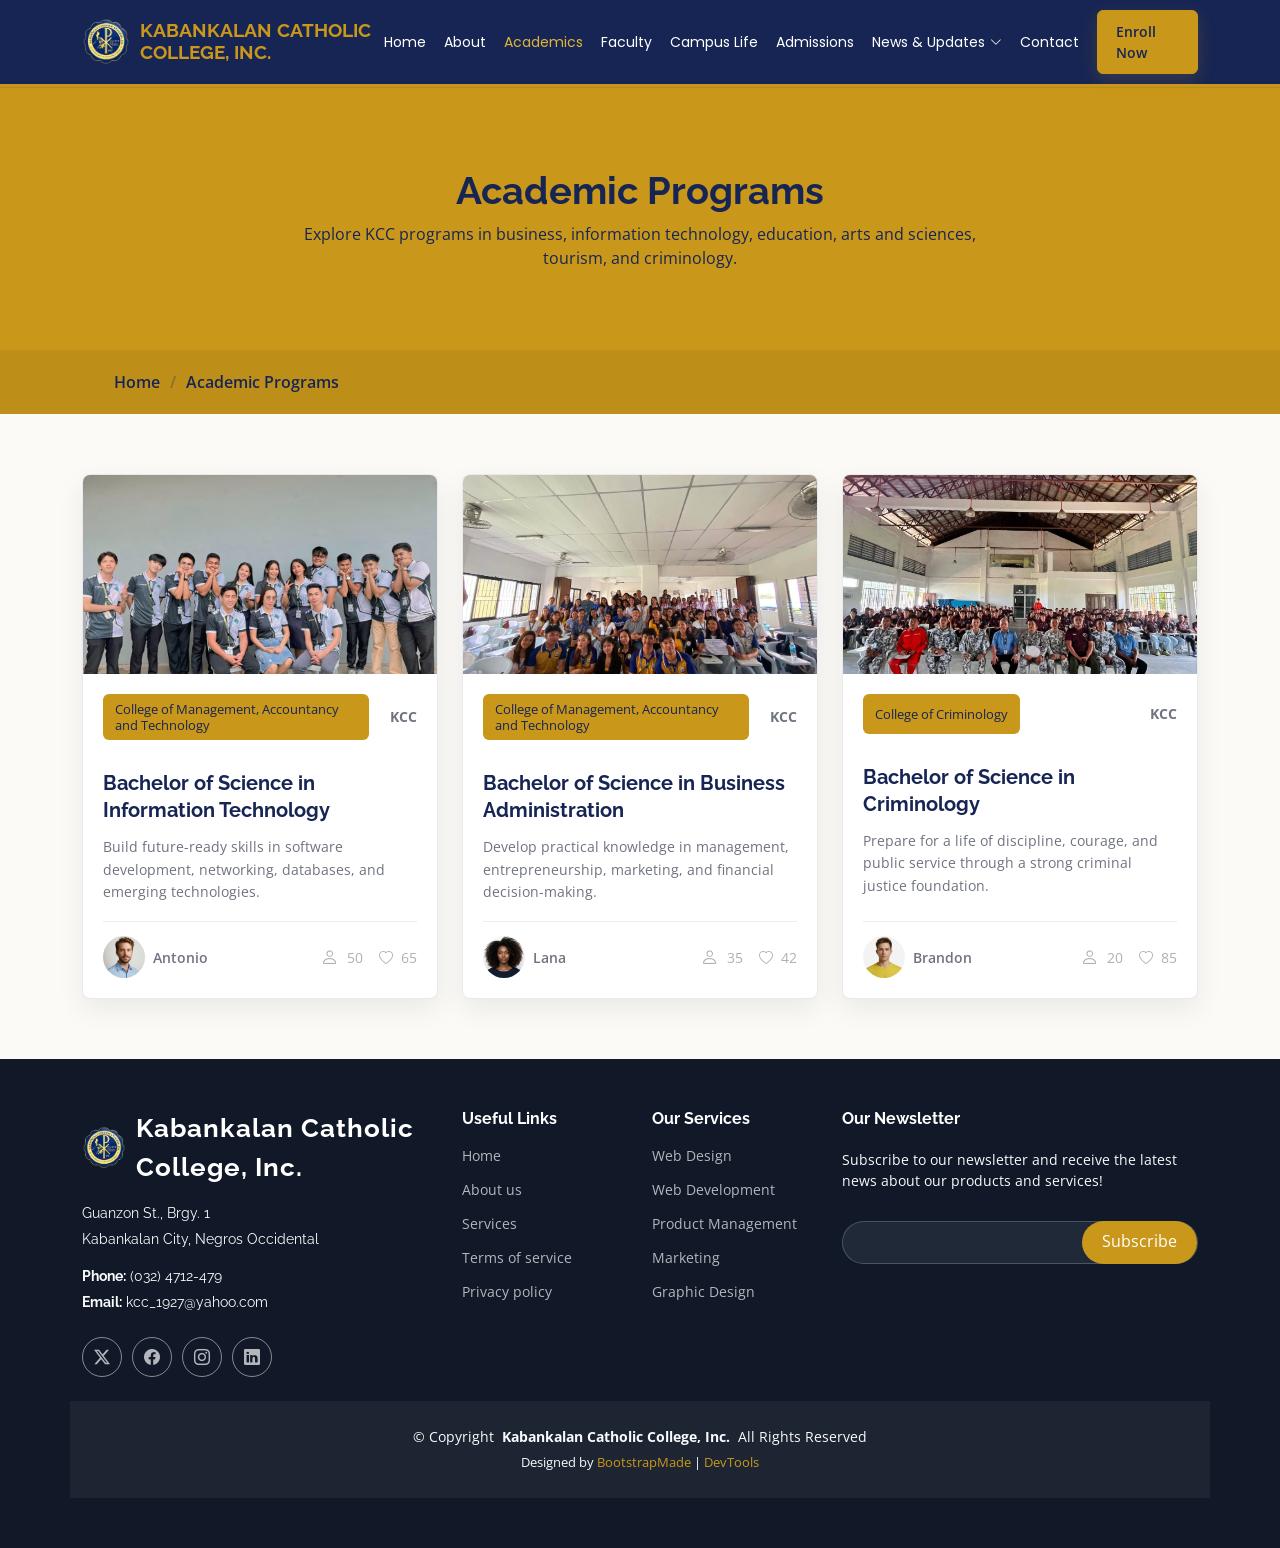
<file: courses.html>
<!DOCTYPE html>
<html lang="en">

<head>
  <meta charset="utf-8">
  <meta content="width=device-width, initial-scale=1.0" name="viewport">
  <title>Academic Programs - Kabankalan Catholic College, Inc.</title>
  <meta name="description" content="">
  <meta name="keywords" content="">

  <!-- Favicons -->
  <link href="assets/img/kcc-logo.png" rel="icon">
  <link href="assets/img/apple-touch-icon.png" rel="apple-touch-icon">

  <!-- Fonts -->
  <link href="https://fonts.googleapis.com" rel="preconnect">
  <link href="https://fonts.gstatic.com" rel="preconnect" crossorigin>
  <link
    href="https://fonts.googleapis.com/css2?family=Open+Sans:ital,wght@0,300;0,400;0,500;0,600;0,700;0,800;1,300;1,400;1,500;1,600;1,700;1,800&family=Poppins:ital,wght@0,100;0,200;0,300;0,400;0,500;0,600;0,700;0,800;0,900;1,100;1,200;1,300;1,400;1,500;1,600;1,700;1,800;1,900&family=Raleway:ital,wght@0,100;0,200;0,300;0,400;0,500;0,600;0,700;0,800;0,900;1,100;1,200;1,300;1,400;1,500;1,600;1,700;1,800;1,900&display=swap"
    rel="stylesheet">

  <!-- Vendor CSS Files -->
  <link href="assets/vendor/bootstrap/css/bootstrap.min.css" rel="stylesheet">
  <link href="assets/vendor/bootstrap-icons/bootstrap-icons.css" rel="stylesheet">
  <link href="assets/vendor/aos/aos.css" rel="stylesheet">
  <link href="assets/vendor/glightbox/css/glightbox.min.css" rel="stylesheet">
  <link href="assets/vendor/swiper/swiper-bundle.min.css" rel="stylesheet">

  <!-- Main CSS File -->
  <link href="assets/css/main.css?v=9" rel="stylesheet">

  <!-- =======================================================
  * Template Name: Mentor
  * Template URL: https://bootstrapmade.com/mentor-free-education-bootstrap-theme/
  * Updated: Jul 07 2025 with Bootstrap v5.3.7
  * Author: BootstrapMade.com
  * License: https://bootstrapmade.com/license/
  ======================================================== -->
</head>

<body class="courses-page">

  <header id="header" class="header d-flex align-items-center sticky-top">
    <div class="container-fluid container-xl position-relative d-flex align-items-center">

      <a href="index.html" class="logo d-flex align-items-center me-auto">
        <img src="assets/img/kcc-logo.png" alt="Kabankalan Catholic College, Inc. logo">
        <h1 class="sitename">Kabankalan Catholic College, Inc.</h1>
      </a>

      <nav id="navmenu" class="navmenu">
        <ul>
          <li><a href="index.html">Home<br></a></li>
          <li><a href="about.html">About</a></li>
          <li><a href="courses.html" class="active">Academics</a></li>
          <li><a href="trainers.html">Faculty</a></li>
          <li><a href="events.html">Campus Life</a></li>
          <li><a href="pricing.html">Admissions</a></li>
          <li class="dropdown"><a href="events.html"><span>News &amp; Updates</span> <i class="bi bi-chevron-down toggle-dropdown"></i></a>
            <ul>
              <li><a href="about.html">About KCC</a></li>
              <li class="dropdown"><a href="courses.html"><span>Academic Programs</span> <i
                    class="bi bi-chevron-down toggle-dropdown"></i></a>
                <ul>
                  <li><a href="courses.html">College Programs</a></li>
                  <li><a href="pricing.html">Senior High School</a></li>
                  <li><a href="pricing.html">Basic Education</a></li>
                  <li><a href="contact.html">Admissions</a></li>
                  <li><a href="contact.html">Contact KCC</a></li>
                </ul>
              </li>
              <li><a href="events.html">News &amp; Updates</a></li>
              <li><a href="events.html">Campus Life</a></li>
              <li><a href="contact.html">Contact KCC</a></li>
            </ul>
          </li>
          <li><a href="contact.html">Contact</a></li>
        </ul>
        <i class="mobile-nav-toggle d-xl-none bi bi-list"></i>
      </nav>

      <a class="btn-getstarted" href="contact.html">Enroll Now</a>

    </div>
  </header>

  <main class="main">

    <!-- Page Title -->
    <div class="page-title" data-aos="fade">
      <div class="heading">
        <div class="container">
          <div class="row d-flex justify-content-center text-center">
            <div class="col-lg-8">
              <h1>Academic Programs</h1>
              <p class="mb-0">Explore KCC programs in business, information technology, education, arts and sciences, tourism, and criminology.</p>
            </div>
          </div>
        </div>
      </div>
      <nav class="breadcrumbs">
        <div class="container">
          <ol>
            <li><a href="index.html">Home</a></li>
            <li class="current">Academic Programs</li>
          </ol>
        </div>
      </nav>
    </div><!-- End Page Title -->

    <!-- Courses Section -->
    <section id="courses" class="courses section">

      <div class="container">

        <div class="row">

          <div class="col-lg-4 col-md-6 d-flex align-items-stretch" data-aos="zoom-in" data-aos-delay="100">
            <div class="course-item">
              <img src="assets/img/course/course1.jpg" class="img-fluid" alt="...">
              <div class="course-content">
                <div class="d-flex justify-content-between align-items-center mb-3">
                  <p class="category">College of Management, Accountancy and Technology</p>
                  <p class="price">KCC</p>
                </div>

                <h3><a href="course-details.html">Bachelor of Science in Information Technology</a></h3>
                <p class="description">Build future-ready skills in software development, networking, databases, and emerging technologies.</p>
                <div class="trainer d-flex justify-content-between align-items-center">
                  <div class="trainer-profile d-flex align-items-center">
                    <img src="assets/img/person/person-m-7.webp" class="img-fluid" alt="">
                    <a href="" class="trainer-link">Antonio</a>
                  </div>
                  <div class="trainer-rank d-flex align-items-center">
                    <i class="bi bi-person user-icon"></i>&nbsp;50
                    &nbsp;&nbsp;
                    <i class="bi bi-heart heart-icon"></i>&nbsp;65
                  </div>
                </div>
              </div>
            </div>
          </div> <!-- End Course Item-->

          <div class="col-lg-4 col-md-6 d-flex align-items-stretch mt-4 mt-md-0" data-aos="zoom-in"
            data-aos-delay="200">
            <div class="course-item">
              <img src="assets/img/course/course2.jpg" class="img-fluid" alt="...">
              <div class="course-content">
                <div class="d-flex justify-content-between align-items-center mb-3">
                  <p class="category">College of Management, Accountancy and Technology</p>
                  <p class="price">KCC</p>
                </div>

                <h3><a href="course-details.html">Bachelor of Science in Business Administration</a></h3>
                <p class="description">Develop practical knowledge in management, entrepreneurship, marketing, and financial decision-making.</p>
                <div class="trainer d-flex justify-content-between align-items-center">
                  <div class="trainer-profile d-flex align-items-center">
                    <img src="assets/img/person/person-f-14.webp" class="img-fluid" alt="">
                    <a href="" class="trainer-link">Lana</a>
                  </div>
                  <div class="trainer-rank d-flex align-items-center">
                    <i class="bi bi-person user-icon"></i>&nbsp;35
                    &nbsp;&nbsp;
                    <i class="bi bi-heart heart-icon"></i>&nbsp;42
                  </div>
                </div>
              </div>
            </div>
          </div> <!-- End Course Item-->

          <div class="col-lg-4 col-md-6 d-flex align-items-stretch mt-4 mt-lg-0" data-aos="zoom-in"
            data-aos-delay="300">
            <div class="course-item">
              <img src="assets/img/course/course3.jpg" class="img-fluid" alt="...">
              <div class="course-content">
                <div class="d-flex justify-content-between align-items-center mb-3">
                  <p class="category">College of Criminology</p>
                  <p class="price">KCC</p>
                </div>

                <h3><a href="course-details.html">Bachelor of Science in Criminology</a></h3>
                <p class="description">Prepare for a life of discipline, courage, and public service through a strong criminal justice foundation.</p>
                <div class="trainer d-flex justify-content-between align-items-center">
                  <div class="trainer-profile d-flex align-items-center">
                    <img src="assets/img/person/person-m-12.webp" class="img-fluid" alt="">
                    <a href="" class="trainer-link">Brandon</a>
                  </div>
                  <div class="trainer-rank d-flex align-items-center">
                    <i class="bi bi-person user-icon"></i>&nbsp;20
                    &nbsp;&nbsp;
                    <i class="bi bi-heart heart-icon"></i>&nbsp;85
                  </div>
                </div>
              </div>
            </div>
          </div> <!-- End Course Item-->

        </div>

      </div>

    </section><!-- /Courses Section -->

  </main>

  <footer id="footer" class="footer position-relative light-background">

    <div class="container footer-top">
      <div class="row gy-4">
        <div class="col-lg-4 col-md-6 footer-about">
          <a href="index.html" class="logo d-flex align-items-center">
            <img src="assets/img/kcc-logo.png" alt="Kabankalan Catholic College, Inc. logo">
            <span class="sitename">Kabankalan Catholic College, Inc.</span>
          </a>
          <div class="footer-contact pt-3">
            <p>Guanzon St., Brgy. 1</p>
            <p>Kabankalan City, Negros Occidental</p>
            <p class="mt-3"><strong>Phone:</strong> <span>(032) 4712-479</span></p>
            <p><strong>Email:</strong> <span>kcc_1927@yahoo.com</span></p>
          </div>
          <div class="social-links d-flex mt-4">
            <a href=""><i class="bi bi-twitter-x"></i></a>
            <a href=""><i class="bi bi-facebook"></i></a>
            <a href=""><i class="bi bi-instagram"></i></a>
            <a href=""><i class="bi bi-linkedin"></i></a>
          </div>
        </div>

        <div class="col-lg-2 col-md-3 footer-links">
          <h4>Useful Links</h4>
          <ul>
            <li><a href="#">Home</a></li>
            <li><a href="#">About us</a></li>
            <li><a href="#">Services</a></li>
            <li><a href="#">Terms of service</a></li>
            <li><a href="#">Privacy policy</a></li>
          </ul>
        </div>

        <div class="col-lg-2 col-md-3 footer-links">
          <h4>Our Services</h4>
          <ul>
            <li><a href="#">Web Design</a></li>
            <li><a href="#">Web Development</a></li>
            <li><a href="#">Product Management</a></li>
            <li><a href="#">Marketing</a></li>
            <li><a href="#">Graphic Design</a></li>
          </ul>
        </div>

        <div class="col-lg-4 col-md-12 footer-newsletter">
          <h4>Our Newsletter</h4>
          <p>Subscribe to our newsletter and receive the latest news about our products and services!</p>
          <form action="#" method="post" class="email-form">
            <div class="newsletter-form"><input type="email" name="email"><input type="submit" value="Subscribe"></div>
            <div class="loading">Loading</div>
            <div class="error-message"></div>
            <div class="sent-message">Your subscription request has been sent. Thank you!</div>
          </form>
        </div>

      </div>
    </div>

    <div class="container copyright text-center mt-4">
      <p>© <span>Copyright</span> <strong class="px-1 sitename">Kabankalan Catholic College, Inc.</strong> <span>All Rights Reserved</span></p>
      <div class="credits">
        <!-- All the links in the footer should remain intact. -->
        <!-- You can delete the links only if you've purchased the pro version. -->
        <!-- Licensing information: https://bootstrapmade.com/license/ -->
        Designed by <a href="https://bootstrapmade.com/">BootstrapMade</a> | <a
          href="https://bootstrapmade.com/tools/">DevTools</a>
      </div>
    </div>

  </footer>

  <!-- Scroll Top -->
  <a href="#" id="scroll-top" class="scroll-top d-flex align-items-center justify-content-center"><i
      class="bi bi-arrow-up-short"></i></a>

  <!-- Preloader -->
  <div id="preloader"></div>

  <!-- Vendor JS Files -->
  <script src="assets/vendor/bootstrap/js/bootstrap.bundle.min.js"></script>
  <script src="assets/vendor/aos/aos.js"></script>
  <script src="assets/vendor/glightbox/js/glightbox.min.js"></script>
  <script src="assets/vendor/purecounter/purecounter_vanilla.js"></script>
  <script src="assets/vendor/swiper/swiper-bundle.min.js"></script>

  <!-- Main JS File -->
  <script src="assets/js/main.js"></script>

</body>

</html>
</file>
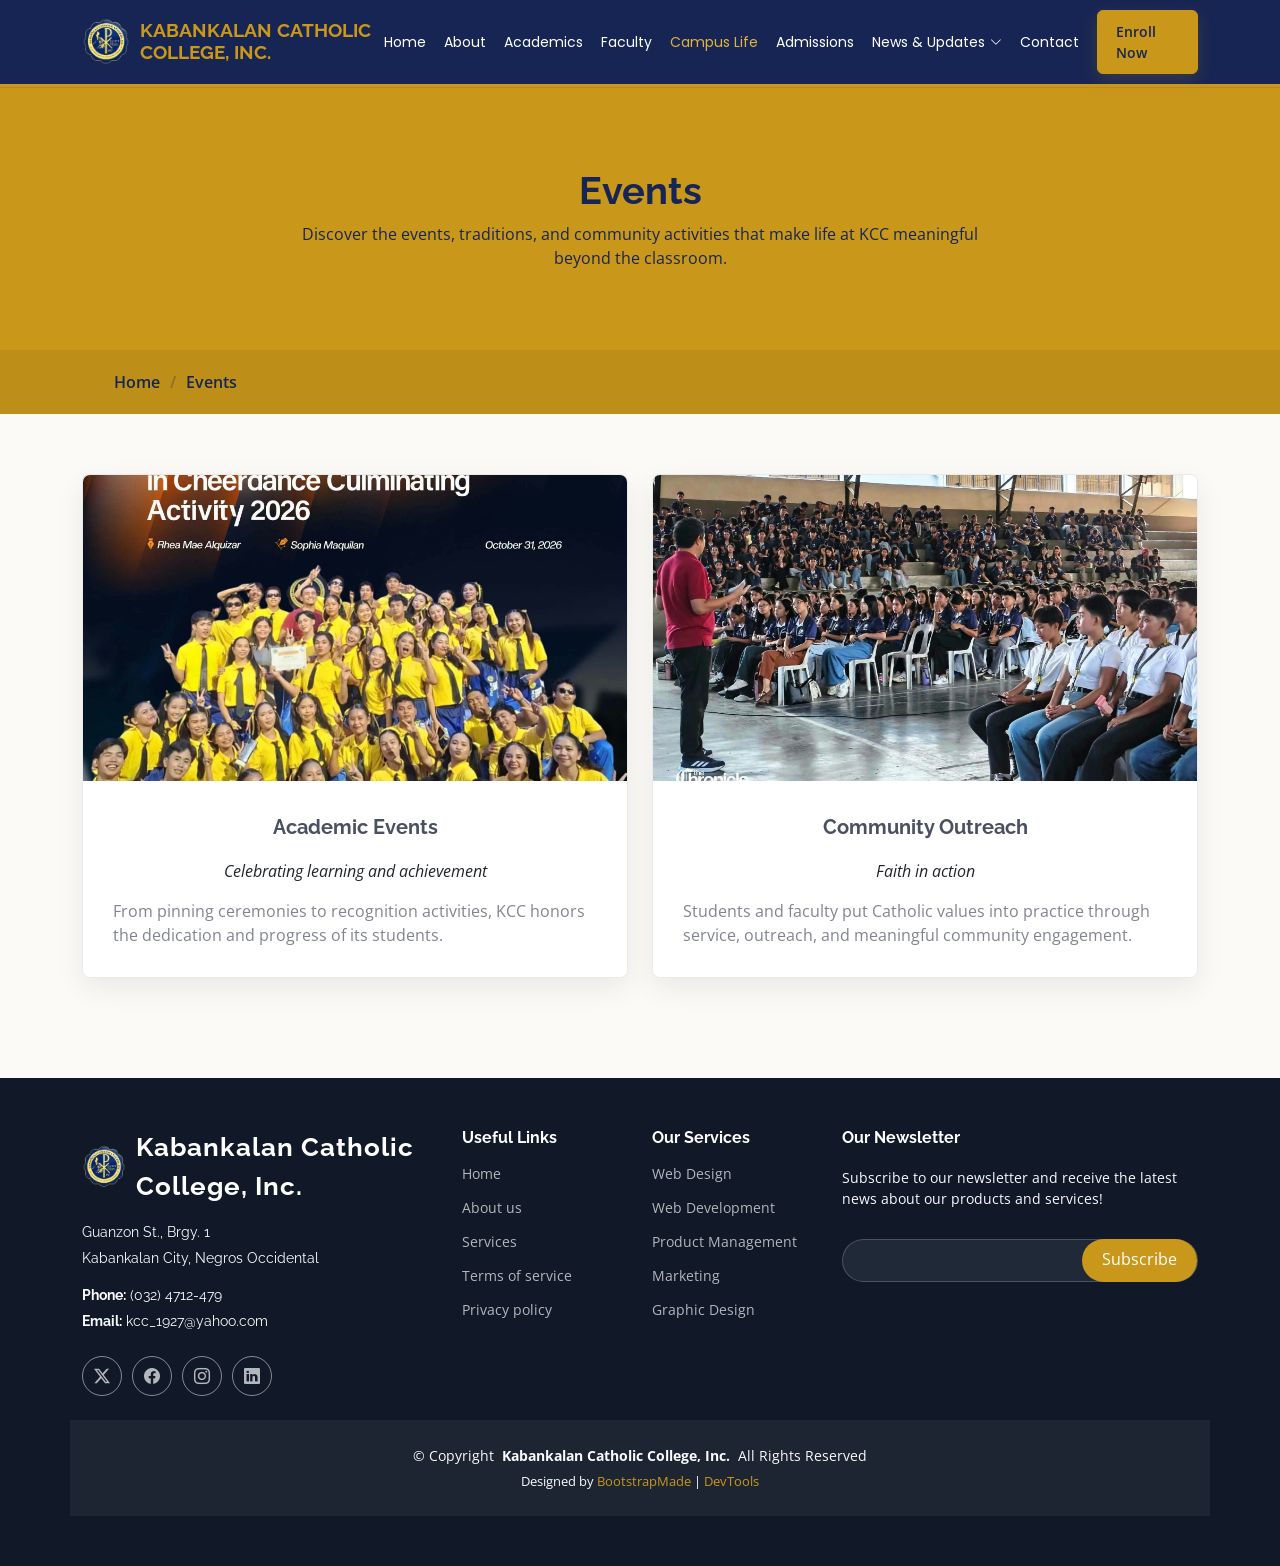
<file: events.html>
<!DOCTYPE html>
<html lang="en">

<head>
  <meta charset="utf-8">
  <meta content="width=device-width, initial-scale=1.0" name="viewport">
  <title>Campus Life - Kabankalan Catholic College, Inc.</title>
  <meta name="description" content="">
  <meta name="keywords" content="">

  <!-- Favicons -->
  <link href="assets/img/kcc-logo.png" rel="icon">
  <link href="assets/img/apple-touch-icon.png" rel="apple-touch-icon">

  <!-- Fonts -->
  <link href="https://fonts.googleapis.com" rel="preconnect">
  <link href="https://fonts.gstatic.com" rel="preconnect" crossorigin>
  <link href="https://fonts.googleapis.com/css2?family=Open+Sans:ital,wght@0,300;0,400;0,500;0,600;0,700;0,800;1,300;1,400;1,500;1,600;1,700;1,800&family=Poppins:ital,wght@0,100;0,200;0,300;0,400;0,500;0,600;0,700;0,800;0,900;1,100;1,200;1,300;1,400;1,500;1,600;1,700;1,800;1,900&family=Raleway:ital,wght@0,100;0,200;0,300;0,400;0,500;0,600;0,700;0,800;0,900;1,100;1,200;1,300;1,400;1,500;1,600;1,700;1,800;1,900&display=swap" rel="stylesheet">

  <!-- Vendor CSS Files -->
  <link href="assets/vendor/bootstrap/css/bootstrap.min.css" rel="stylesheet">
  <link href="assets/vendor/bootstrap-icons/bootstrap-icons.css" rel="stylesheet">
  <link href="assets/vendor/aos/aos.css" rel="stylesheet">
  <link href="assets/vendor/glightbox/css/glightbox.min.css" rel="stylesheet">
  <link href="assets/vendor/swiper/swiper-bundle.min.css" rel="stylesheet">

  <!-- Main CSS File -->
  <link href="assets/css/main.css?v=9" rel="stylesheet">

  <!-- =======================================================
  * Template Name: Mentor
  * Template URL: https://bootstrapmade.com/mentor-free-education-bootstrap-theme/
  * Updated: Jul 07 2025 with Bootstrap v5.3.7
  * Author: BootstrapMade.com
  * License: https://bootstrapmade.com/license/
  ======================================================== -->
</head>

<body class="events-page">

  <header id="header" class="header d-flex align-items-center sticky-top">
    <div class="container-fluid container-xl position-relative d-flex align-items-center">

      <a href="index.html" class="logo d-flex align-items-center me-auto">
        <img src="assets/img/kcc-logo.png" alt="Kabankalan Catholic College, Inc. logo">
        <h1 class="sitename">Kabankalan Catholic College, Inc.</h1>
      </a>

      <nav id="navmenu" class="navmenu">
        <ul>
          <li><a href="index.html">Home<br></a></li>
          <li><a href="about.html">About</a></li>
          <li><a href="courses.html">Academics</a></li>
          <li><a href="trainers.html">Faculty</a></li>
          <li><a href="events.html" class="active">Campus Life</a></li>
          <li><a href="pricing.html">Admissions</a></li>
          <li class="dropdown"><a href="events.html"><span>News &amp; Updates</span> <i class="bi bi-chevron-down toggle-dropdown"></i></a>
            <ul>
              <li><a href="about.html">About KCC</a></li>
              <li class="dropdown"><a href="courses.html"><span>Academic Programs</span> <i class="bi bi-chevron-down toggle-dropdown"></i></a>
                <ul>
                  <li><a href="courses.html">College Programs</a></li>
                  <li><a href="pricing.html">Senior High School</a></li>
                  <li><a href="pricing.html">Basic Education</a></li>
                  <li><a href="contact.html">Admissions</a></li>
                  <li><a href="contact.html">Contact KCC</a></li>
                </ul>
              </li>
              <li><a href="events.html">News &amp; Updates</a></li>
              <li><a href="events.html">Campus Life</a></li>
              <li><a href="contact.html">Contact KCC</a></li>
            </ul>
          </li>
          <li><a href="contact.html">Contact</a></li>
        </ul>
        <i class="mobile-nav-toggle d-xl-none bi bi-list"></i>
      </nav>

      <a class="btn-getstarted" href="contact.html">Enroll Now</a>

    </div>
  </header>

  <main class="main">

    <!-- Page Title -->
    <div class="page-title" data-aos="fade">
      <div class="heading">
        <div class="container">
          <div class="row d-flex justify-content-center text-center">
            <div class="col-lg-8">
              <h1>Events</h1>
              <p class="mb-0">Discover the events, traditions, and community activities that make life at KCC meaningful beyond the classroom.</p>
            </div>
          </div>
        </div>
      </div>
      <nav class="breadcrumbs">
        <div class="container">
          <ol>
            <li><a href="index.html">Home</a></li>
            <li class="current">Events</li>
          </ol>
        </div>
      </nav>
    </div><!-- End Page Title -->

    <!-- Events Section -->
    <section id="events" class="events section">

      <div class="container" data-aos="fade-up">

        <div class="row">
          <div class="col-md-6 d-flex align-items-stretch">
            <div class="card">
              <div class="card-img">
                <img src="assets/img/event/events1.jpeg" alt="...">
              </div>
              <div class="card-body">
                <h5 class="card-title"><a href="">Academic Events</a></h5>
                <p class="fst-italic text-center">Celebrating learning and achievement</p>
                <p class="card-text">From pinning ceremonies to recognition activities, KCC honors the dedication and progress of its students.</p>
              </div>
            </div>
          </div>
          <div class="col-md-6 d-flex align-items-stretch">
            <div class="card">
              <div class="card-img">
                <img src="assets/img/event/event2.jpeg" alt="...">
              </div>
              <div class="card-body">
                <h5 class="card-title"><a href="">Community Outreach</a></h5>
                <p class="fst-italic text-center">Faith in action</p>
                <p class="card-text">Students and faculty put Catholic values into practice through service, outreach, and meaningful community engagement.</p>
              </div>
            </div>

          </div>
        </div>

      </div>

    </section><!-- /Events Section -->

  </main>

  <footer id="footer" class="footer position-relative light-background">

    <div class="container footer-top">
      <div class="row gy-4">
        <div class="col-lg-4 col-md-6 footer-about">
          <a href="index.html" class="logo d-flex align-items-center">
            <img src="assets/img/kcc-logo.png" alt="Kabankalan Catholic College, Inc. logo">
            <span class="sitename">Kabankalan Catholic College, Inc.</span>
          </a>
          <div class="footer-contact pt-3">
            <p>Guanzon St., Brgy. 1</p>
            <p>Kabankalan City, Negros Occidental</p>
            <p class="mt-3"><strong>Phone:</strong> <span>(032) 4712-479</span></p>
            <p><strong>Email:</strong> <span>kcc_1927@yahoo.com</span></p>
          </div>
          <div class="social-links d-flex mt-4">
            <a href=""><i class="bi bi-twitter-x"></i></a>
            <a href=""><i class="bi bi-facebook"></i></a>
            <a href=""><i class="bi bi-instagram"></i></a>
            <a href=""><i class="bi bi-linkedin"></i></a>
          </div>
        </div>

        <div class="col-lg-2 col-md-3 footer-links">
          <h4>Useful Links</h4>
          <ul>
            <li><a href="#">Home</a></li>
            <li><a href="#">About us</a></li>
            <li><a href="#">Services</a></li>
            <li><a href="#">Terms of service</a></li>
            <li><a href="#">Privacy policy</a></li>
          </ul>
        </div>

        <div class="col-lg-2 col-md-3 footer-links">
          <h4>Our Services</h4>
          <ul>
            <li><a href="#">Web Design</a></li>
            <li><a href="#">Web Development</a></li>
            <li><a href="#">Product Management</a></li>
            <li><a href="#">Marketing</a></li>
            <li><a href="#">Graphic Design</a></li>
          </ul>
        </div>

        <div class="col-lg-4 col-md-12 footer-newsletter">
          <h4>Our Newsletter</h4>
          <p>Subscribe to our newsletter and receive the latest news about our products and services!</p>
          <form action="#" method="post" class="email-form">
            <div class="newsletter-form"><input type="email" name="email"><input type="submit" value="Subscribe"></div>
            <div class="loading">Loading</div>
            <div class="error-message"></div>
            <div class="sent-message">Your subscription request has been sent. Thank you!</div>
          </form>
        </div>

      </div>
    </div>

    <div class="container copyright text-center mt-4">
      <p>© <span>Copyright</span> <strong class="px-1 sitename">Kabankalan Catholic College, Inc.</strong> <span>All Rights Reserved</span></p>
      <div class="credits">
        <!-- All the links in the footer should remain intact. -->
        <!-- You can delete the links only if you've purchased the pro version. -->
        <!-- Licensing information: https://bootstrapmade.com/license/ -->
        Designed by <a href="https://bootstrapmade.com/">BootstrapMade</a> | <a href="https://bootstrapmade.com/tools/">DevTools</a>
      </div>
    </div>

  </footer>

  <!-- Scroll Top -->
  <a href="#" id="scroll-top" class="scroll-top d-flex align-items-center justify-content-center"><i class="bi bi-arrow-up-short"></i></a>

  <!-- Preloader -->
  <div id="preloader"></div>

  <!-- Vendor JS Files -->
  <script src="assets/vendor/bootstrap/js/bootstrap.bundle.min.js"></script>
  <script src="assets/vendor/aos/aos.js"></script>
  <script src="assets/vendor/glightbox/js/glightbox.min.js"></script>
  <script src="assets/vendor/purecounter/purecounter_vanilla.js"></script>
  <script src="assets/vendor/swiper/swiper-bundle.min.js"></script>

  <!-- Main JS File -->
  <script src="assets/js/main.js"></script>

</body>

</html>
</file>
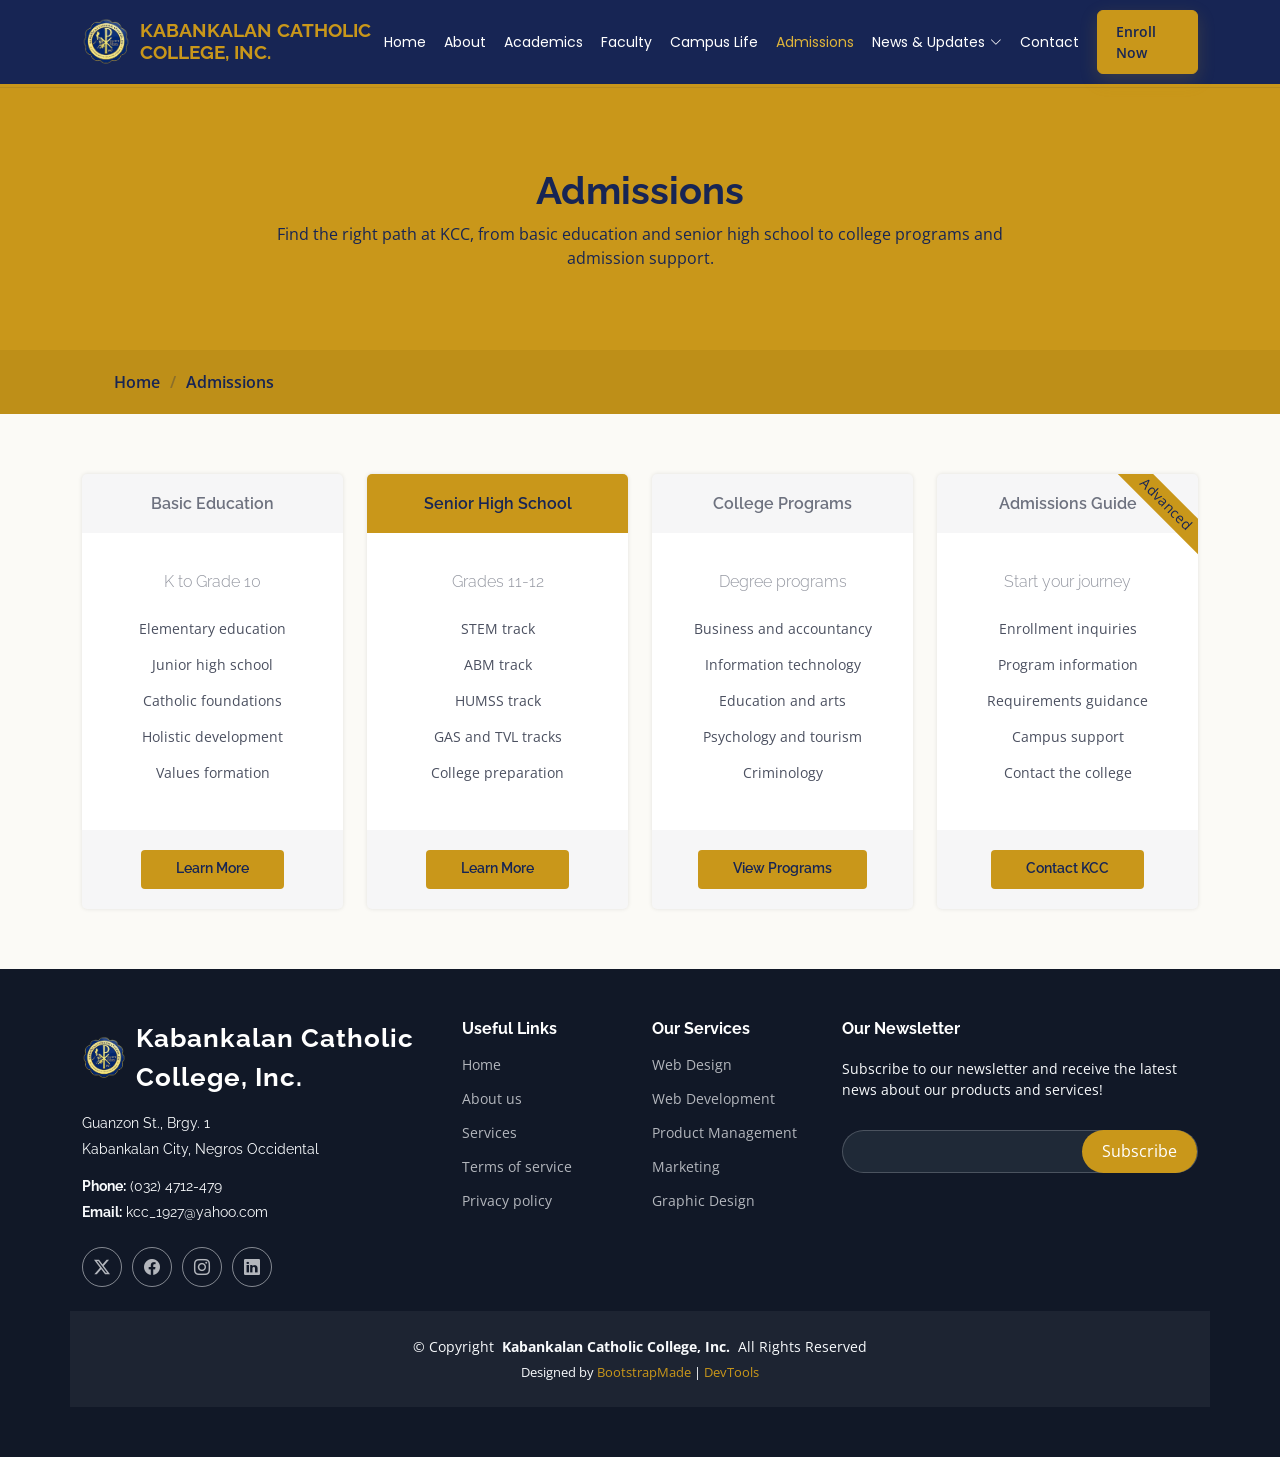
<file: pricing.html>
<!DOCTYPE html>
<html lang="en">

<head>
  <meta charset="utf-8">
  <meta content="width=device-width, initial-scale=1.0" name="viewport">
  <title>Admissions - Kabankalan Catholic College, Inc.</title>
  <meta name="description" content="">
  <meta name="keywords" content="">

  <!-- Favicons -->
  <link href="assets/img/kcc-logo.png" rel="icon">
  <link href="assets/img/apple-touch-icon.png" rel="apple-touch-icon">

  <!-- Fonts -->
  <link href="https://fonts.googleapis.com" rel="preconnect">
  <link href="https://fonts.gstatic.com" rel="preconnect" crossorigin>
  <link href="https://fonts.googleapis.com/css2?family=Open+Sans:ital,wght@0,300;0,400;0,500;0,600;0,700;0,800;1,300;1,400;1,500;1,600;1,700;1,800&family=Poppins:ital,wght@0,100;0,200;0,300;0,400;0,500;0,600;0,700;0,800;0,900;1,100;1,200;1,300;1,400;1,500;1,600;1,700;1,800;1,900&family=Raleway:ital,wght@0,100;0,200;0,300;0,400;0,500;0,600;0,700;0,800;0,900;1,100;1,200;1,300;1,400;1,500;1,600;1,700;1,800;1,900&display=swap" rel="stylesheet">

  <!-- Vendor CSS Files -->
  <link href="assets/vendor/bootstrap/css/bootstrap.min.css" rel="stylesheet">
  <link href="assets/vendor/bootstrap-icons/bootstrap-icons.css" rel="stylesheet">
  <link href="assets/vendor/aos/aos.css" rel="stylesheet">
  <link href="assets/vendor/glightbox/css/glightbox.min.css" rel="stylesheet">
  <link href="assets/vendor/swiper/swiper-bundle.min.css" rel="stylesheet">

  <!-- Main CSS File -->
  <link href="assets/css/main.css?v=9" rel="stylesheet">

  <!-- =======================================================
  * Template Name: Mentor
  * Template URL: https://bootstrapmade.com/mentor-free-education-bootstrap-theme/
  * Updated: Jul 07 2025 with Bootstrap v5.3.7
  * Author: BootstrapMade.com
  * License: https://bootstrapmade.com/license/
  ======================================================== -->
</head>

<body class="pricing-page">

  <header id="header" class="header d-flex align-items-center sticky-top">
    <div class="container-fluid container-xl position-relative d-flex align-items-center">

      <a href="index.html" class="logo d-flex align-items-center me-auto">
        <img src="assets/img/kcc-logo.png" alt="Kabankalan Catholic College, Inc. logo">
        <h1 class="sitename">Kabankalan Catholic College, Inc.</h1>
      </a>

      <nav id="navmenu" class="navmenu">
        <ul>
          <li><a href="index.html">Home<br></a></li>
          <li><a href="about.html">About</a></li>
          <li><a href="courses.html">Academics</a></li>
          <li><a href="trainers.html">Faculty</a></li>
          <li><a href="events.html">Campus Life</a></li>
          <li><a href="pricing.html" class="active">Admissions</a></li>
          <li class="dropdown"><a href="events.html"><span>News &amp; Updates</span> <i class="bi bi-chevron-down toggle-dropdown"></i></a>
            <ul>
              <li><a href="about.html">About KCC</a></li>
              <li class="dropdown"><a href="courses.html"><span>Academic Programs</span> <i class="bi bi-chevron-down toggle-dropdown"></i></a>
                <ul>
                  <li><a href="courses.html">College Programs</a></li>
                  <li><a href="pricing.html">Senior High School</a></li>
                  <li><a href="pricing.html">Basic Education</a></li>
                  <li><a href="contact.html">Admissions</a></li>
                  <li><a href="contact.html">Contact KCC</a></li>
                </ul>
              </li>
              <li><a href="events.html">News &amp; Updates</a></li>
              <li><a href="events.html">Campus Life</a></li>
              <li><a href="contact.html">Contact KCC</a></li>
            </ul>
          </li>
          <li><a href="contact.html">Contact</a></li>
        </ul>
        <i class="mobile-nav-toggle d-xl-none bi bi-list"></i>
      </nav>

      <a class="btn-getstarted" href="contact.html">Enroll Now</a>

    </div>
  </header>

  <main class="main">

    <!-- Page Title -->
    <div class="page-title" data-aos="fade">
      <div class="heading">
        <div class="container">
          <div class="row d-flex justify-content-center text-center">
            <div class="col-lg-8">
              <h1>Admissions</h1>
              <p class="mb-0">Find the right path at KCC, from basic education and senior high school to college programs and admission support.</p>
            </div>
          </div>
        </div>
      </div>
      <nav class="breadcrumbs">
        <div class="container">
          <ol>
            <li><a href="index.html">Home</a></li>
            <li class="current">Admissions</li>
          </ol>
        </div>
      </nav>
    </div><!-- End Page Title -->

    <!-- Pricing Section -->
    <section id="pricing" class="pricing section">

      <div class="container">

        <div class="row gy-3">

          <div class="col-xl-3 col-lg-6" data-aos="fade-up" data-aos-delay="100">
            <div class="pricing-item">
              <h3>Basic Education</h3>
              <h4><span>K to Grade 10</span></h4>
              <ul>
                <li>Elementary education</li>
                <li>Junior high school</li>
                <li>Catholic foundations</li>
                <li>Holistic development</li>
                <li>Values formation</li>
              </ul>
              <div class="btn-wrap">
                <a href="contact.html" class="btn-buy">Learn More</a>
              </div>
            </div>
          </div><!-- End Pricing Item -->

          <div class="col-xl-3 col-lg-6" data-aos="fade-up" data-aos-delay="200">
            <div class="pricing-item featured">
              <h3>Senior High School</h3>
              <h4><span>Grades 11-12</span></h4>
              <ul>
                <li>STEM track</li>
                <li>ABM track</li>
                <li>HUMSS track</li>
                <li>GAS and TVL tracks</li>
                <li>College preparation</li>
              </ul>
              <div class="btn-wrap">
                <a href="contact.html" class="btn-buy">Learn More</a>
              </div>
            </div>
          </div><!-- End Pricing Item -->

          <div class="col-xl-3 col-lg-6" data-aos="fade-up" data-aos-delay="400">
            <div class="pricing-item">
              <h3>College Programs</h3>
              <h4><span>Degree programs</span></h4>
              <ul>
                <li>Business and accountancy</li>
                <li>Information technology</li>
                <li>Education and arts</li>
                <li>Psychology and tourism</li>
                <li>Criminology</li>
              </ul>
              <div class="btn-wrap">
                <a href="courses.html" class="btn-buy">View Programs</a>
              </div>
            </div>
          </div><!-- End Pricing Item -->

          <div class="col-xl-3 col-lg-6" data-aos="fade-up" data-aos-delay="400">
            <div class="pricing-item">
              <span class="advanced">Advanced</span>
              <h3>Admissions Guide</h3>
              <h4><span>Start your journey</span></h4>
              <ul>
                <li>Enrollment inquiries</li>
                <li>Program information</li>
                <li>Requirements guidance</li>
                <li>Campus support</li>
                <li>Contact the college</li>
              </ul>
              <div class="btn-wrap">
                <a href="contact.html" class="btn-buy">Contact KCC</a>
              </div>
            </div>
          </div><!-- End Pricing Item -->

        </div>

      </div>

    </section><!-- /Pricing Section -->

  </main>

  <footer id="footer" class="footer position-relative light-background">

    <div class="container footer-top">
      <div class="row gy-4">
        <div class="col-lg-4 col-md-6 footer-about">
          <a href="index.html" class="logo d-flex align-items-center">
            <img src="assets/img/kcc-logo.png" alt="Kabankalan Catholic College, Inc. logo">
            <span class="sitename">Kabankalan Catholic College, Inc.</span>
          </a>
          <div class="footer-contact pt-3">
            <p>Guanzon St., Brgy. 1</p>
            <p>Kabankalan City, Negros Occidental</p>
            <p class="mt-3"><strong>Phone:</strong> <span>(032) 4712-479</span></p>
            <p><strong>Email:</strong> <span>kcc_1927@yahoo.com</span></p>
          </div>
          <div class="social-links d-flex mt-4">
            <a href=""><i class="bi bi-twitter-x"></i></a>
            <a href=""><i class="bi bi-facebook"></i></a>
            <a href=""><i class="bi bi-instagram"></i></a>
            <a href=""><i class="bi bi-linkedin"></i></a>
          </div>
        </div>

        <div class="col-lg-2 col-md-3 footer-links">
          <h4>Useful Links</h4>
          <ul>
            <li><a href="#">Home</a></li>
            <li><a href="#">About us</a></li>
            <li><a href="#">Services</a></li>
            <li><a href="#">Terms of service</a></li>
            <li><a href="#">Privacy policy</a></li>
          </ul>
        </div>

        <div class="col-lg-2 col-md-3 footer-links">
          <h4>Our Services</h4>
          <ul>
            <li><a href="#">Web Design</a></li>
            <li><a href="#">Web Development</a></li>
            <li><a href="#">Product Management</a></li>
            <li><a href="#">Marketing</a></li>
            <li><a href="#">Graphic Design</a></li>
          </ul>
        </div>

        <div class="col-lg-4 col-md-12 footer-newsletter">
          <h4>Our Newsletter</h4>
          <p>Subscribe to our newsletter and receive the latest news about our products and services!</p>
          <form action="#" method="post" class="email-form">
            <div class="newsletter-form"><input type="email" name="email"><input type="submit" value="Subscribe"></div>
            <div class="loading">Loading</div>
            <div class="error-message"></div>
            <div class="sent-message">Your subscription request has been sent. Thank you!</div>
          </form>
        </div>

      </div>
    </div>

    <div class="container copyright text-center mt-4">
      <p>© <span>Copyright</span> <strong class="px-1 sitename">Kabankalan Catholic College, Inc.</strong> <span>All Rights Reserved</span></p>
      <div class="credits">
        <!-- All the links in the footer should remain intact. -->
        <!-- You can delete the links only if you've purchased the pro version. -->
        <!-- Licensing information: https://bootstrapmade.com/license/ -->
        Designed by <a href="https://bootstrapmade.com/">BootstrapMade</a> | <a href="https://bootstrapmade.com/tools/">DevTools</a>
      </div>
    </div>

  </footer>

  <!-- Scroll Top -->
  <a href="#" id="scroll-top" class="scroll-top d-flex align-items-center justify-content-center"><i class="bi bi-arrow-up-short"></i></a>

  <!-- Preloader -->
  <div id="preloader"></div>

  <!-- Vendor JS Files -->
  <script src="assets/vendor/bootstrap/js/bootstrap.bundle.min.js"></script>
  <script src="assets/vendor/aos/aos.js"></script>
  <script src="assets/vendor/glightbox/js/glightbox.min.js"></script>
  <script src="assets/vendor/purecounter/purecounter_vanilla.js"></script>
  <script src="assets/vendor/swiper/swiper-bundle.min.js"></script>

  <!-- Main JS File -->
  <script src="assets/js/main.js"></script>

</body>

</html>
</file>
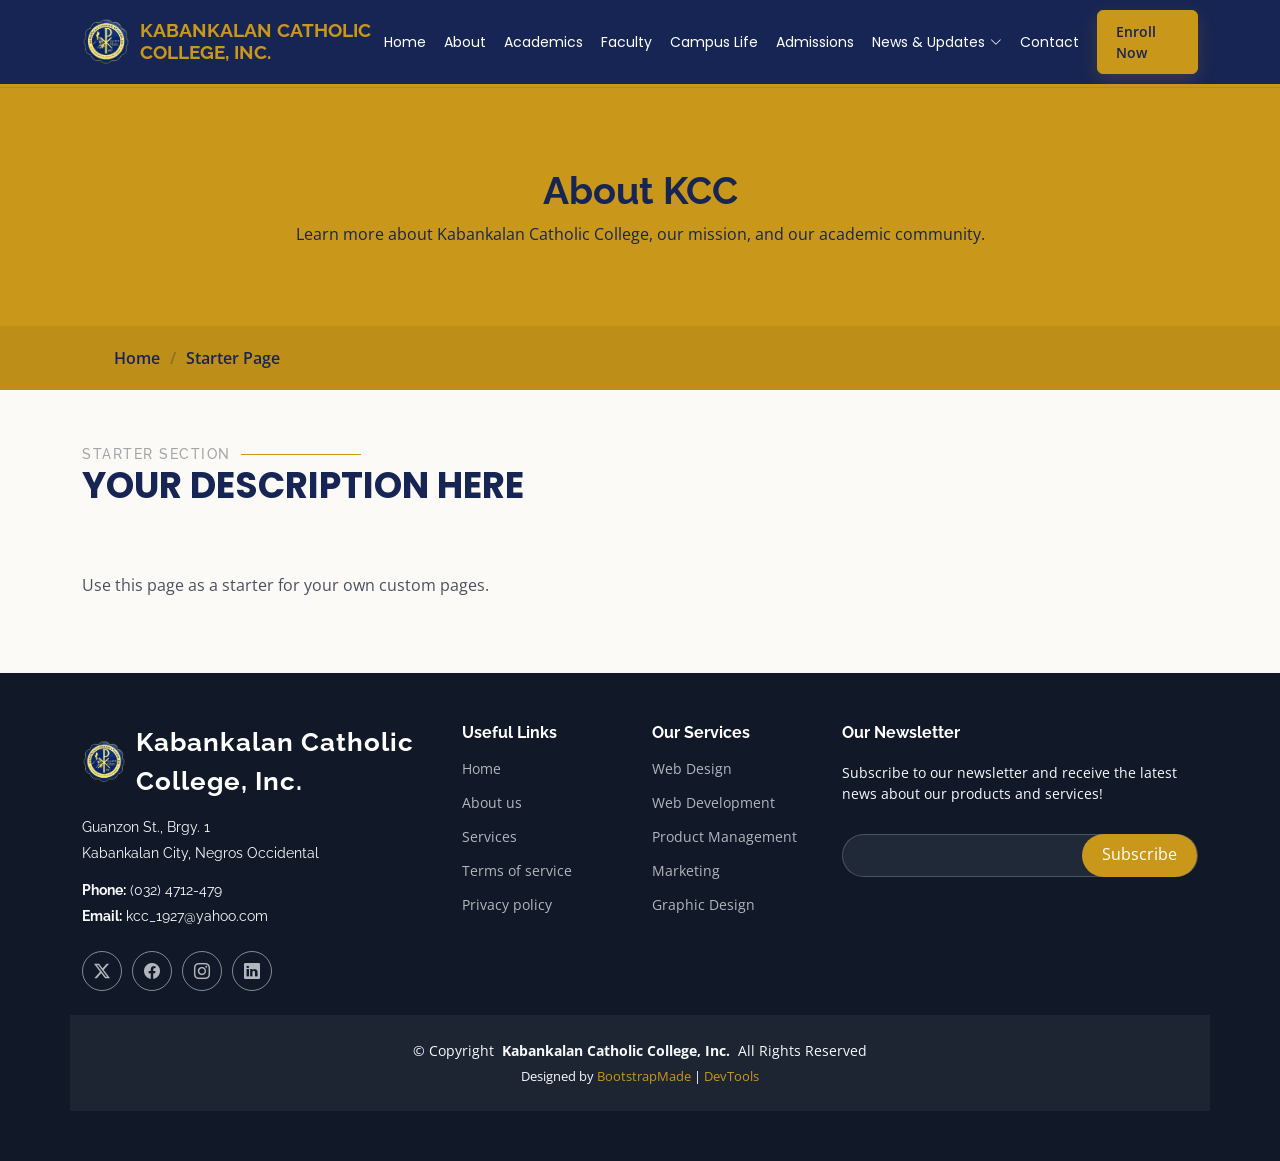
<file: starter-page.html>
<!DOCTYPE html>
<html lang="en">

<head>
  <meta charset="utf-8">
  <meta content="width=device-width, initial-scale=1.0" name="viewport">
  <title>KCC Information - Kabankalan Catholic College, Inc.</title>
  <meta name="description" content="">
  <meta name="keywords" content="">

  <!-- Favicons -->
  <link href="assets/img/kcc-logo.png" rel="icon">
  <link href="assets/img/apple-touch-icon.png" rel="apple-touch-icon">

  <!-- Fonts -->
  <link href="https://fonts.googleapis.com" rel="preconnect">
  <link href="https://fonts.gstatic.com" rel="preconnect" crossorigin>
  <link href="https://fonts.googleapis.com/css2?family=Open+Sans:ital,wght@0,300;0,400;0,500;0,600;0,700;0,800;1,300;1,400;1,500;1,600;1,700;1,800&family=Poppins:ital,wght@0,100;0,200;0,300;0,400;0,500;0,600;0,700;0,800;0,900;1,100;1,200;1,300;1,400;1,500;1,600;1,700;1,800;1,900&family=Raleway:ital,wght@0,100;0,200;0,300;0,400;0,500;0,600;0,700;0,800;0,900;1,100;1,200;1,300;1,400;1,500;1,600;1,700;1,800;1,900&display=swap" rel="stylesheet">

  <!-- Vendor CSS Files -->
  <link href="assets/vendor/bootstrap/css/bootstrap.min.css" rel="stylesheet">
  <link href="assets/vendor/bootstrap-icons/bootstrap-icons.css" rel="stylesheet">
  <link href="assets/vendor/aos/aos.css" rel="stylesheet">
  <link href="assets/vendor/glightbox/css/glightbox.min.css" rel="stylesheet">
  <link href="assets/vendor/swiper/swiper-bundle.min.css" rel="stylesheet">

  <!-- Main CSS File -->
  <link href="assets/css/main.css?v=9" rel="stylesheet">

  <!-- =======================================================
  * Template Name: Mentor
  * Template URL: https://bootstrapmade.com/mentor-free-education-bootstrap-theme/
  * Updated: Jul 07 2025 with Bootstrap v5.3.7
  * Author: BootstrapMade.com
  * License: https://bootstrapmade.com/license/
  ======================================================== -->
</head>

<body class="starter-page-page">

  <header id="header" class="header d-flex align-items-center sticky-top">
    <div class="container-fluid container-xl position-relative d-flex align-items-center">

      <a href="index.html" class="logo d-flex align-items-center me-auto">
        <img src="assets/img/kcc-logo.png" alt="Kabankalan Catholic College, Inc. logo">
        <h1 class="sitename">Kabankalan Catholic College, Inc.</h1>
      </a>

      <nav id="navmenu" class="navmenu">
        <ul>
          <li><a href="index.html">Home<br></a></li>
          <li><a href="about.html">About</a></li>
          <li><a href="courses.html">Academics</a></li>
          <li><a href="trainers.html">Faculty</a></li>
          <li><a href="events.html">Campus Life</a></li>
          <li><a href="pricing.html">Admissions</a></li>
          <li class="dropdown"><a href="events.html"><span>News &amp; Updates</span> <i class="bi bi-chevron-down toggle-dropdown"></i></a>
            <ul>
              <li><a href="about.html">About KCC</a></li>
              <li class="dropdown"><a href="courses.html"><span>Academic Programs</span> <i class="bi bi-chevron-down toggle-dropdown"></i></a>
                <ul>
                  <li><a href="courses.html">College Programs</a></li>
                  <li><a href="pricing.html">Senior High School</a></li>
                  <li><a href="pricing.html">Basic Education</a></li>
                  <li><a href="contact.html">Admissions</a></li>
                  <li><a href="contact.html">Contact KCC</a></li>
                </ul>
              </li>
              <li><a href="events.html">News &amp; Updates</a></li>
              <li><a href="events.html">Campus Life</a></li>
              <li><a href="contact.html">Contact KCC</a></li>
            </ul>
          </li>
          <li><a href="contact.html">Contact</a></li>
        </ul>
        <i class="mobile-nav-toggle d-xl-none bi bi-list"></i>
      </nav>

      <a class="btn-getstarted" href="contact.html">Enroll Now</a>

    </div>
  </header>

  <main class="main">

    <!-- Page Title -->
    <div class="page-title" data-aos="fade">
      <div class="heading">
        <div class="container">
          <div class="row d-flex justify-content-center text-center">
            <div class="col-lg-8">
              <h1>About KCC</h1>
              <p class="mb-0">Learn more about Kabankalan Catholic College, our mission, and our academic community.</p>
            </div>
          </div>
        </div>
      </div>
      <nav class="breadcrumbs">
        <div class="container">
          <ol>
            <li><a href="index.html">Home</a></li>
            <li class="current">Starter Page</li>
          </ol>
        </div>
      </nav>
    </div><!-- End Page Title -->

    <!-- Starter Section Section -->
    <section id="starter-section" class="starter-section section">

      <!-- Section Title -->
      <div class="container section-title" data-aos="fade-up">
        <h2>Starter Section</h2>
        <p>Your Description Here<br></p>
      </div><!-- End Section Title -->

      <div class="container" data-aos="fade-up">
        <p>Use this page as a starter for your own custom pages.</p>
      </div>

    </section><!-- /Starter Section Section -->

  </main>

  <footer id="footer" class="footer position-relative light-background">

    <div class="container footer-top">
      <div class="row gy-4">
        <div class="col-lg-4 col-md-6 footer-about">
          <a href="index.html" class="logo d-flex align-items-center">
            <img src="assets/img/kcc-logo.png" alt="Kabankalan Catholic College, Inc. logo">
            <span class="sitename">Kabankalan Catholic College, Inc.</span>
          </a>
          <div class="footer-contact pt-3">
            <p>Guanzon St., Brgy. 1</p>
            <p>Kabankalan City, Negros Occidental</p>
            <p class="mt-3"><strong>Phone:</strong> <span>(032) 4712-479</span></p>
            <p><strong>Email:</strong> <span>kcc_1927@yahoo.com</span></p>
          </div>
          <div class="social-links d-flex mt-4">
            <a href=""><i class="bi bi-twitter-x"></i></a>
            <a href=""><i class="bi bi-facebook"></i></a>
            <a href=""><i class="bi bi-instagram"></i></a>
            <a href=""><i class="bi bi-linkedin"></i></a>
          </div>
        </div>

        <div class="col-lg-2 col-md-3 footer-links">
          <h4>Useful Links</h4>
          <ul>
            <li><a href="#">Home</a></li>
            <li><a href="#">About us</a></li>
            <li><a href="#">Services</a></li>
            <li><a href="#">Terms of service</a></li>
            <li><a href="#">Privacy policy</a></li>
          </ul>
        </div>

        <div class="col-lg-2 col-md-3 footer-links">
          <h4>Our Services</h4>
          <ul>
            <li><a href="#">Web Design</a></li>
            <li><a href="#">Web Development</a></li>
            <li><a href="#">Product Management</a></li>
            <li><a href="#">Marketing</a></li>
            <li><a href="#">Graphic Design</a></li>
          </ul>
        </div>

        <div class="col-lg-4 col-md-12 footer-newsletter">
          <h4>Our Newsletter</h4>
          <p>Subscribe to our newsletter and receive the latest news about our products and services!</p>
          <form action="#" method="post" class="email-form">
            <div class="newsletter-form"><input type="email" name="email"><input type="submit" value="Subscribe"></div>
            <div class="loading">Loading</div>
            <div class="error-message"></div>
            <div class="sent-message">Your subscription request has been sent. Thank you!</div>
          </form>
        </div>

      </div>
    </div>

    <div class="container copyright text-center mt-4">
      <p>© <span>Copyright</span> <strong class="px-1 sitename">Kabankalan Catholic College, Inc.</strong> <span>All Rights Reserved</span></p>
      <div class="credits">
        <!-- All the links in the footer should remain intact. -->
        <!-- You can delete the links only if you've purchased the pro version. -->
        <!-- Licensing information: https://bootstrapmade.com/license/ -->
        Designed by <a href="https://bootstrapmade.com/">BootstrapMade</a> | <a href="https://bootstrapmade.com/tools/">DevTools</a>
      </div>
    </div>

  </footer>

  <!-- Scroll Top -->
  <a href="#" id="scroll-top" class="scroll-top d-flex align-items-center justify-content-center"><i class="bi bi-arrow-up-short"></i></a>

  <!-- Preloader -->
  <div id="preloader"></div>

  <!-- Vendor JS Files -->
  <script src="assets/vendor/bootstrap/js/bootstrap.bundle.min.js"></script>
  <script src="assets/vendor/aos/aos.js"></script>
  <script src="assets/vendor/glightbox/js/glightbox.min.js"></script>
  <script src="assets/vendor/purecounter/purecounter_vanilla.js"></script>
  <script src="assets/vendor/swiper/swiper-bundle.min.js"></script>

  <!-- Main JS File -->
  <script src="assets/js/main.js"></script>

</body>

</html>
</file>
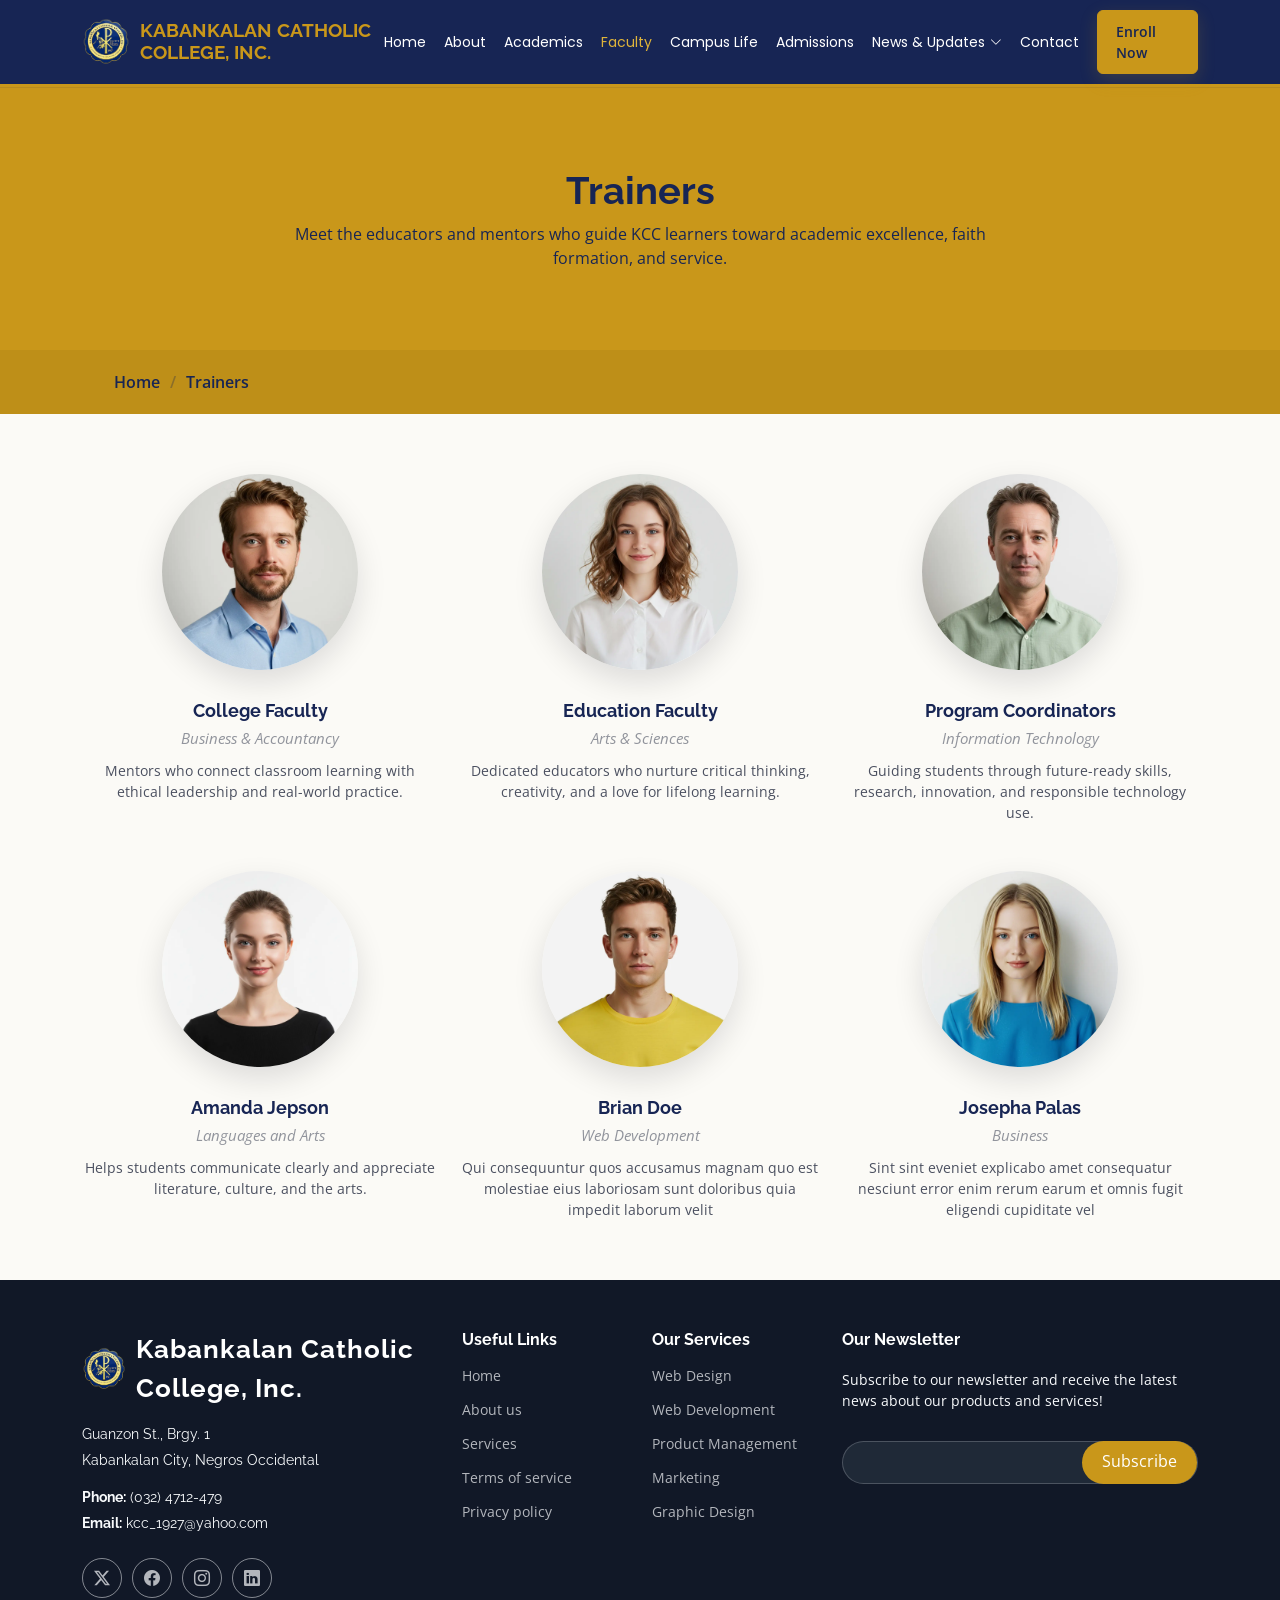
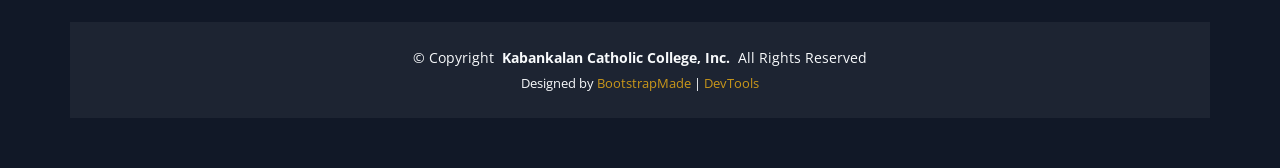
<file: trainers.html>
<!DOCTYPE html>
<html lang="en">

<head>
  <meta charset="utf-8">
  <meta content="width=device-width, initial-scale=1.0" name="viewport">
  <title>Faculty - Kabankalan Catholic College, Inc.</title>
  <meta name="description" content="">
  <meta name="keywords" content="">

  <!-- Favicons -->
  <link href="assets/img/kcc-logo.png" rel="icon">
  <link href="assets/img/apple-touch-icon.png" rel="apple-touch-icon">

  <!-- Fonts -->
  <link href="https://fonts.googleapis.com" rel="preconnect">
  <link href="https://fonts.gstatic.com" rel="preconnect" crossorigin>
  <link href="https://fonts.googleapis.com/css2?family=Open+Sans:ital,wght@0,300;0,400;0,500;0,600;0,700;0,800;1,300;1,400;1,500;1,600;1,700;1,800&family=Poppins:ital,wght@0,100;0,200;0,300;0,400;0,500;0,600;0,700;0,800;0,900;1,100;1,200;1,300;1,400;1,500;1,600;1,700;1,800;1,900&family=Raleway:ital,wght@0,100;0,200;0,300;0,400;0,500;0,600;0,700;0,800;0,900;1,100;1,200;1,300;1,400;1,500;1,600;1,700;1,800;1,900&display=swap" rel="stylesheet">

  <!-- Vendor CSS Files -->
  <link href="assets/vendor/bootstrap/css/bootstrap.min.css" rel="stylesheet">
  <link href="assets/vendor/bootstrap-icons/bootstrap-icons.css" rel="stylesheet">
  <link href="assets/vendor/aos/aos.css" rel="stylesheet">
  <link href="assets/vendor/glightbox/css/glightbox.min.css" rel="stylesheet">
  <link href="assets/vendor/swiper/swiper-bundle.min.css" rel="stylesheet">

  <!-- Main CSS File -->
  <link href="assets/css/main.css?v=9" rel="stylesheet">

  <!-- =======================================================
  * Template Name: Mentor
  * Template URL: https://bootstrapmade.com/mentor-free-education-bootstrap-theme/
  * Updated: Jul 07 2025 with Bootstrap v5.3.7
  * Author: BootstrapMade.com
  * License: https://bootstrapmade.com/license/
  ======================================================== -->
</head>

<body class="trainers-page">

  <header id="header" class="header d-flex align-items-center sticky-top">
    <div class="container-fluid container-xl position-relative d-flex align-items-center">

      <a href="index.html" class="logo d-flex align-items-center me-auto">
        <img src="assets/img/kcc-logo.png" alt="Kabankalan Catholic College, Inc. logo">
        <h1 class="sitename">Kabankalan Catholic College, Inc.</h1>
      </a>

      <nav id="navmenu" class="navmenu">
        <ul>
          <li><a href="index.html">Home<br></a></li>
          <li><a href="about.html">About</a></li>
          <li><a href="courses.html">Academics</a></li>
          <li><a href="trainers.html" class="active">Faculty</a></li>
          <li><a href="events.html">Campus Life</a></li>
          <li><a href="pricing.html">Admissions</a></li>
          <li class="dropdown"><a href="events.html"><span>News &amp; Updates</span> <i class="bi bi-chevron-down toggle-dropdown"></i></a>
            <ul>
              <li><a href="about.html">About KCC</a></li>
              <li class="dropdown"><a href="courses.html"><span>Academic Programs</span> <i class="bi bi-chevron-down toggle-dropdown"></i></a>
                <ul>
                  <li><a href="courses.html">College Programs</a></li>
                  <li><a href="pricing.html">Senior High School</a></li>
                  <li><a href="pricing.html">Basic Education</a></li>
                  <li><a href="contact.html">Admissions</a></li>
                  <li><a href="contact.html">Contact KCC</a></li>
                </ul>
              </li>
              <li><a href="events.html">News &amp; Updates</a></li>
              <li><a href="events.html">Campus Life</a></li>
              <li><a href="contact.html">Contact KCC</a></li>
            </ul>
          </li>
          <li><a href="contact.html">Contact</a></li>
        </ul>
        <i class="mobile-nav-toggle d-xl-none bi bi-list"></i>
      </nav>

      <a class="btn-getstarted" href="contact.html">Enroll Now</a>

    </div>
  </header>

  <main class="main">

    <!-- Page Title -->
    <div class="page-title" data-aos="fade">
      <div class="heading">
        <div class="container">
          <div class="row d-flex justify-content-center text-center">
            <div class="col-lg-8">
              <h1>Trainers</h1>
              <p class="mb-0">Meet the educators and mentors who guide KCC learners toward academic excellence, faith formation, and service.</p>
            </div>
          </div>
        </div>
      </div>
      <nav class="breadcrumbs">
        <div class="container">
          <ol>
            <li><a href="index.html">Home</a></li>
            <li class="current">Trainers</li>
          </ol>
        </div>
      </nav>
    </div><!-- End Page Title -->

    <!-- Trainers Section -->
    <section id="trainers" class="section trainers">

      <div class="container">

        <div class="row gy-5">

          <div class="col-lg-4 col-md-6 member" data-aos="fade-up" data-aos-delay="100">
            <div class="member-img">
              <img src="assets/img/person/person-m-7.webp" class="img-fluid" alt="">
              <div class="social">
                <a href="#"><i class="bi bi-twitter-x"></i></a>
                <a href="#"><i class="bi bi-facebook"></i></a>
                <a href="#"><i class="bi bi-instagram"></i></a>
                <a href="#"><i class="bi bi-linkedin"></i></a>
              </div>
            </div>
            <div class="member-info text-center">
              <h4>College Faculty</h4>
              <span>Business &amp; Accountancy</span>
              <p>Mentors who connect classroom learning with ethical leadership and real-world practice.</p>
            </div>
          </div><!-- End Team Member -->

          <div class="col-lg-4 col-md-6 member" data-aos="fade-up" data-aos-delay="200">
            <div class="member-img">
              <img src="assets/img/person/person-f-8.webp" class="img-fluid" alt="">
              <div class="social">
                <a href="#"><i class="bi bi-twitter-x"></i></a>
                <a href="#"><i class="bi bi-facebook"></i></a>
                <a href="#"><i class="bi bi-instagram"></i></a>
                <a href="#"><i class="bi bi-linkedin"></i></a>
              </div>
            </div>
            <div class="member-info text-center">
              <h4>Education Faculty</h4>
              <span>Arts &amp; Sciences</span>
              <p>Dedicated educators who nurture critical thinking, creativity, and a love for lifelong learning.</p>
            </div>
          </div><!-- End Team Member -->

          <div class="col-lg-4 col-md-6 member" data-aos="fade-up" data-aos-delay="300">
            <div class="member-img">
              <img src="assets/img/person/person-m-6.webp" class="img-fluid" alt="">
              <div class="social">
                <a href="#"><i class="bi bi-twitter-x"></i></a>
                <a href="#"><i class="bi bi-facebook"></i></a>
                <a href="#"><i class="bi bi-instagram"></i></a>
                <a href="#"><i class="bi bi-linkedin"></i></a>
              </div>
            </div>
            <div class="member-info text-center">
              <h4>Program Coordinators</h4>
              <span>Information Technology</span>
              <p>Guiding students through future-ready skills, research, innovation, and responsible technology use.</p>
            </div>
          </div><!-- End Team Member -->

          <div class="col-lg-4 col-md-6 member" data-aos="fade-up" data-aos-delay="400">
            <div class="member-img">
              <img src="assets/img/person/person-f-4.webp" class="img-fluid" alt="">
              <div class="social">
                <a href="#"><i class="bi bi-twitter-x"></i></a>
                <a href="#"><i class="bi bi-facebook"></i></a>
                <a href="#"><i class="bi bi-instagram"></i></a>
                <a href="#"><i class="bi bi-linkedin"></i></a>
              </div>
            </div>
            <div class="member-info text-center">
              <h4>Amanda Jepson</h4>
              <span>Languages and Arts</span>
              <p>Helps students communicate clearly and appreciate literature, culture, and the arts.</p>
            </div>
          </div><!-- End Team Member -->

          <div class="col-lg-4 col-md-6 member" data-aos="fade-up" data-aos-delay="500">
            <div class="member-img">
              <img src="assets/img/person/person-m-12.webp" class="img-fluid" alt="">
              <div class="social">
                <a href="#"><i class="bi bi-twitter-x"></i></a>
                <a href="#"><i class="bi bi-facebook"></i></a>
                <a href="#"><i class="bi bi-instagram"></i></a>
                <a href="#"><i class="bi bi-linkedin"></i></a>
              </div>
            </div>
            <div class="member-info text-center">
              <h4>Brian Doe</h4>
              <span>Web Development<br></span>
              <p>Qui consequuntur quos accusamus magnam quo est molestiae eius laboriosam sunt doloribus quia impedit laborum velit</p>
            </div>
          </div><!-- End Team Member -->

          <div class="col-lg-4 col-md-6 member" data-aos="fade-up" data-aos-delay="600">
            <div class="member-img">
              <img src="assets/img/person/person-f-9.webp" class="img-fluid" alt="">
              <div class="social">
                <a href="#"><i class="bi bi-twitter-x"></i></a>
                <a href="#"><i class="bi bi-facebook"></i></a>
                <a href="#"><i class="bi bi-instagram"></i></a>
                <a href="#"><i class="bi bi-linkedin"></i></a>
              </div>
            </div>
            <div class="member-info text-center">
              <h4>Josepha Palas</h4>
              <span>Business</span>
              <p>Sint sint eveniet explicabo amet consequatur nesciunt error enim rerum earum et omnis fugit eligendi cupiditate vel</p>
            </div>
          </div><!-- End Team Member -->

        </div>

      </div>

    </section><!-- /Trainers Section -->

  </main>

  <footer id="footer" class="footer position-relative light-background">

    <div class="container footer-top">
      <div class="row gy-4">
        <div class="col-lg-4 col-md-6 footer-about">
          <a href="index.html" class="logo d-flex align-items-center">
            <img src="assets/img/kcc-logo.png" alt="Kabankalan Catholic College, Inc. logo">
            <span class="sitename">Kabankalan Catholic College, Inc.</span>
          </a>
          <div class="footer-contact pt-3">
            <p>Guanzon St., Brgy. 1</p>
            <p>Kabankalan City, Negros Occidental</p>
            <p class="mt-3"><strong>Phone:</strong> <span>(032) 4712-479</span></p>
            <p><strong>Email:</strong> <span>kcc_1927@yahoo.com</span></p>
          </div>
          <div class="social-links d-flex mt-4">
            <a href=""><i class="bi bi-twitter-x"></i></a>
            <a href=""><i class="bi bi-facebook"></i></a>
            <a href=""><i class="bi bi-instagram"></i></a>
            <a href=""><i class="bi bi-linkedin"></i></a>
          </div>
        </div>

        <div class="col-lg-2 col-md-3 footer-links">
          <h4>Useful Links</h4>
          <ul>
            <li><a href="#">Home</a></li>
            <li><a href="#">About us</a></li>
            <li><a href="#">Services</a></li>
            <li><a href="#">Terms of service</a></li>
            <li><a href="#">Privacy policy</a></li>
          </ul>
        </div>

        <div class="col-lg-2 col-md-3 footer-links">
          <h4>Our Services</h4>
          <ul>
            <li><a href="#">Web Design</a></li>
            <li><a href="#">Web Development</a></li>
            <li><a href="#">Product Management</a></li>
            <li><a href="#">Marketing</a></li>
            <li><a href="#">Graphic Design</a></li>
          </ul>
        </div>

        <div class="col-lg-4 col-md-12 footer-newsletter">
          <h4>Our Newsletter</h4>
          <p>Subscribe to our newsletter and receive the latest news about our products and services!</p>
          <form action="#" method="post" class="email-form">
            <div class="newsletter-form"><input type="email" name="email"><input type="submit" value="Subscribe"></div>
            <div class="loading">Loading</div>
            <div class="error-message"></div>
            <div class="sent-message">Your subscription request has been sent. Thank you!</div>
          </form>
        </div>

      </div>
    </div>

    <div class="container copyright text-center mt-4">
      <p>© <span>Copyright</span> <strong class="px-1 sitename">Kabankalan Catholic College, Inc.</strong> <span>All Rights Reserved</span></p>
      <div class="credits">
        <!-- All the links in the footer should remain intact. -->
        <!-- You can delete the links only if you've purchased the pro version. -->
        <!-- Licensing information: https://bootstrapmade.com/license/ -->
        Designed by <a href="https://bootstrapmade.com/">BootstrapMade</a> | <a href="https://bootstrapmade.com/tools/">DevTools</a>
      </div>
    </div>

  </footer>

  <!-- Scroll Top -->
  <a href="#" id="scroll-top" class="scroll-top d-flex align-items-center justify-content-center"><i class="bi bi-arrow-up-short"></i></a>

  <!-- Preloader -->
  <div id="preloader"></div>

  <!-- Vendor JS Files -->
  <script src="assets/vendor/bootstrap/js/bootstrap.bundle.min.js"></script>
  <script src="assets/vendor/aos/aos.js"></script>
  <script src="assets/vendor/glightbox/js/glightbox.min.js"></script>
  <script src="assets/vendor/purecounter/purecounter_vanilla.js"></script>
  <script src="assets/vendor/swiper/swiper-bundle.min.js"></script>

  <!-- Main JS File -->
  <script src="assets/js/main.js"></script>

</body>

</html>
</file>
<file: assets/css/main.css>
/**
* Template Name: Mentor
* Template URL: https://bootstrapmade.com/mentor-free-education-bootstrap-theme/
* Updated: Jul 07 2025 with Bootstrap v5.3.7
* Author: BootstrapMade.com
* License: https://bootstrapmade.com/license/
*/

/*--------------------------------------------------------------
# Font & Color Variables
# Help: https://bootstrapmade.com/color-system/
--------------------------------------------------------------*/
/* Fonts */
:root {
  --default-font: "Open Sans",  system-ui, -apple-system, "Segoe UI", Roboto, "Helvetica Neue", Arial, "Noto Sans", "Liberation Sans", sans-serif, "Apple Color Emoji", "Segoe UI Emoji", "Segoe UI Symbol", "Noto Color Emoji";
  --heading-font: "Raleway",  sans-serif;
  --nav-font: "Poppins",  sans-serif;
}

/* Global Colors - The following color variables are used throughout the website. Updating them here will change the color scheme of the entire website */
:root { 
  --background-color: #fbfaf6; /* Clean warm ivory page background */
  --default-color: #4b5060; /* Refined neutral text color */
  --heading-color: #172554; /* Modern deep navy for headings */
  --accent-color: #c9971a; /* Refined KCC gold */
  --surface-color: #ffffff; /* Clean white card surfaces */
  --contrast-color: #172554; /* Navy text for strong gold contrast */
}

/* Nav Menu Colors - The following color variables are used specifically for the navigation menu. They are separate from the global colors to allow for more customization options */
:root {
  --nav-color: #172554;  /* Modern navy navigation text */
  --nav-hover-color: #c9971a; /* Polished gold hover state */
  --nav-mobile-background-color: #fbfaf6; /* Clean mobile navigation surface */
  --nav-dropdown-background-color: #ffffff; /* Crisp dropdown surface */
  --nav-dropdown-color: #172554; /* Navy dropdown text */
  --nav-dropdown-hover-color: #c9971a; /* Gold dropdown highlight */
}

/* Color Presets - These classes override global colors when applied to any section or element, providing reuse of the sam color scheme. */

.light-background {
  --background-color: #f5f3ea;
  --surface-color: #ffffff;
}

.dark-background {
  --background-color: #111827;
  --default-color: #f8fafc;
  --heading-color: #ffffff;
  --surface-color: #1f2937;
  --contrast-color: #ffffff;
}

/* Smooth scroll */
:root {
  scroll-behavior: smooth;
}

/*--------------------------------------------------------------
# General Styling & Shared Classes
--------------------------------------------------------------*/
body {
  color: var(--default-color);
  background-color: var(--background-color);
  font-family: var(--default-font);
}

a {
  color: var(--accent-color);
  text-decoration: none;
  transition: 0.3s;
}

a:hover {
  color: color-mix(in srgb, var(--accent-color), transparent 25%);
  text-decoration: none;
}

h1,
h2,
h3,
h4,
h5,
h6 {
  color: var(--heading-color);
  font-family: var(--heading-font);
}

/* Email Form Messages
------------------------------*/
.email-form .error-message {
  display: none;
  background: #df1529;
  color: #ffffff;
  text-align: left;
  padding: 15px;
  margin-bottom: 24px;
  font-weight: 600;
}

.email-form .sent-message {
  display: none;
  color: #ffffff;
  background: #059652;
  text-align: center;
  padding: 15px;
  margin-bottom: 24px;
  font-weight: 600;
}

.email-form .loading {
  display: none;
  background: var(--surface-color);
  text-align: center;
  padding: 15px;
  margin-bottom: 24px;
}

.email-form .loading:before {
  content: "";
  display: inline-block;
  border-radius: 50%;
  width: 24px;
  height: 24px;
  margin: 0 10px -6px 0;
  border: 3px solid var(--accent-color);
  border-top-color: var(--surface-color);
  animation: email-form-loading 1s linear infinite;
}

@keyframes email-form-loading {
  0% {
    transform: rotate(0deg);
  }

  100% {
    transform: rotate(360deg);
  }
}

/* Pulsating Play Button
------------------------------*/
.pulsating-play-btn {
  width: 94px;
  height: 94px;
  background: radial-gradient(var(--accent-color) 50%, color-mix(in srgb, var(--accent-color), transparent 75%) 52%);
  border-radius: 50%;
  display: block;
  position: relative;
  overflow: hidden;
}

.pulsating-play-btn:before {
  content: "";
  position: absolute;
  width: 120px;
  height: 120px;
  animation-delay: 0s;
  animation: pulsate-play-btn 2s;
  animation-direction: forwards;
  animation-iteration-count: infinite;
  animation-timing-function: steps;
  opacity: 1;
  border-radius: 50%;
  border: 5px solid color-mix(in srgb, var(--accent-color), transparent 30%);
  top: -15%;
  left: -15%;
  background: rgba(198, 16, 0, 0);
}

.pulsating-play-btn:after {
  content: "";
  position: absolute;
  left: 50%;
  top: 50%;
  transform: translateX(-40%) translateY(-50%);
  width: 0;
  height: 0;
  border-top: 10px solid transparent;
  border-bottom: 10px solid transparent;
  border-left: 15px solid #fff;
  z-index: 100;
  transition: all 400ms cubic-bezier(0.55, 0.055, 0.675, 0.19);
}

.pulsating-play-btn:hover:before {
  content: "";
  position: absolute;
  left: 50%;
  top: 50%;
  transform: translateX(-40%) translateY(-50%);
  width: 0;
  height: 0;
  border: none;
  border-top: 10px solid transparent;
  border-bottom: 10px solid transparent;
  border-left: 15px solid #fff;
  z-index: 200;
  animation: none;
  border-radius: 0;
}

.pulsating-play-btn:hover:after {
  border-left: 15px solid var(--accent-color);
  transform: scale(20);
}

@keyframes pulsate-play-btn {
  0% {
    transform: scale(0.6, 0.6);
    opacity: 1;
  }

  100% {
    transform: scale(1, 1);
    opacity: 0;
  }
}

/*--------------------------------------------------------------
# Global Header
--------------------------------------------------------------*/
.header {
  --background-color: #172554;
  --nav-color: #ffffff;
  --nav-hover-color: #dfb43a;
  --nav-dropdown-background-color: #ffffff;
  --nav-dropdown-color: #172554;
  --nav-dropdown-hover-color: #c9971a;
  color: var(--default-color);
  background-color: var(--background-color);
  min-height: 78px;
  padding: 10px 0;
  border-bottom: 3px solid var(--accent-color);
  transition: all 0.5s;
  z-index: 997;
}

.header .logo {
  line-height: 1;
  max-width: 350px;
}

.header .logo img {
  width: 48px;
  height: 48px;
  object-fit: contain;
  flex-shrink: 0;
  margin-right: 10px;
}

.header .logo h1 {
  max-width: 290px;
  font-size: 19px;
  font-weight: 700;
  line-height: 1.15;
  margin: 0;
  letter-spacing: 0;
  text-transform: uppercase;
  color: var(--accent-color);
}

.header .btn-getstarted,
.header .btn-getstarted:focus {
  color: var(--contrast-color);
  background: var(--accent-color);
  min-height: 40px;
  font-size: 14px;
  font-weight: 600;
  padding: 10px 18px;
  margin: 0 0 0 18px;
  border: 1px solid var(--accent-color);
  border-radius: 6px;
  box-shadow: 0 6px 18px rgba(212, 160, 23, 0.18);
  transition: 0.3s;
}

.header .btn-getstarted:hover,
.header .btn-getstarted:focus:hover {
  color: var(--contrast-color);
  background: color-mix(in srgb, var(--accent-color), transparent 15%);
}

@media (max-width: 1200px) {
  .header .logo {
    order: 1;
  }

  .header .btn-getstarted {
    order: 2;
    min-height: 36px;
    margin: 0 12px 0 0;
    padding: 7px 12px;
  }

  .header .logo h1 {
    max-width: 220px;
    font-size: 16px;
  }

  .header .logo img {
    width: 40px;
    height: 40px;
  }

  .header .navmenu {
    order: 3;
  }
}

.scrolled .header {
  box-shadow: 0px 0 18px rgba(0, 0, 0, 0.1);
}

/*--------------------------------------------------------------
# Navigation Menu
--------------------------------------------------------------*/
/* Navmenu - Desktop */
@media (min-width: 1200px) {
  .navmenu {
    padding: 0;
  }

  .navmenu ul {
    margin: 0;
    padding: 0;
    display: flex;
    list-style: none;
    align-items: center;
  }

  .navmenu li {
    position: relative;
  }

  .navmenu a,
  .navmenu a:focus {
    color: var(--nav-color);
    padding: 18px 9px;
    font-size: 14px;
    font-family: var(--nav-font);
    font-weight: 400;
    display: flex;
    align-items: center;
    justify-content: space-between;
    white-space: nowrap;
    transition: 0.3s;
  }

  .navmenu a i,
  .navmenu a:focus i {
    font-size: 12px;
    line-height: 0;
    margin-left: 5px;
    transition: 0.3s;
  }

  .navmenu li:last-child a {
    padding-right: 0;
  }

  .navmenu li:hover>a,
  .navmenu .active,
  .navmenu .active:focus {
    color: var(--nav-hover-color);
  }

  .navmenu .dropdown ul {
    margin: 0;
    padding: 10px 0;
    background: var(--nav-dropdown-background-color);
    display: block;
    position: absolute;
    visibility: hidden;
    left: 14px;
    top: 130%;
    opacity: 0;
    transition: 0.3s;
    border-radius: 4px;
    z-index: 99;
    box-shadow: 0px 0px 30px rgba(0, 0, 0, 0.1);
  }

  .navmenu .dropdown ul li {
    min-width: 200px;
  }

  .navmenu .dropdown ul a {
    padding: 10px 20px;
    font-size: 15px;
    text-transform: none;
    color: var(--nav-dropdown-color);
  }

  .navmenu .dropdown ul a i {
    font-size: 12px;
  }

  .navmenu .dropdown ul a:hover,
  .navmenu .dropdown ul .active:hover,
  .navmenu .dropdown ul li:hover>a {
    color: var(--nav-dropdown-hover-color);
  }

  .navmenu .dropdown:hover>ul {
    opacity: 1;
    top: 100%;
    visibility: visible;
  }

  .navmenu .dropdown .dropdown ul {
    top: 0;
    left: -90%;
    visibility: hidden;
  }

  .navmenu .dropdown .dropdown:hover>ul {
    opacity: 1;
    top: 0;
    left: -100%;
    visibility: visible;
  }
}

/* Navmenu - Mobile */
@media (max-width: 1199px) {
  .mobile-nav-toggle {
    color: var(--nav-color);
    font-size: 28px;
    line-height: 0;
    margin-right: 10px;
    cursor: pointer;
    transition: color 0.3s;
  }

  .navmenu {
    padding: 0;
    z-index: 9997;
  }

  .navmenu ul {
    display: none;
    list-style: none;
    position: absolute;
    inset: 60px 20px 20px 20px;
    padding: 10px 0;
    margin: 0;
    border-radius: 6px;
    background-color: var(--nav-mobile-background-color);
    border: 1px solid color-mix(in srgb, var(--default-color), transparent 90%);
    box-shadow: none;
    overflow-y: auto;
    transition: 0.3s;
    z-index: 9998;
  }

  .navmenu a,
  .navmenu a:focus {
    color: var(--nav-dropdown-color);
    padding: 10px 20px;
    font-family: var(--nav-font);
    font-size: 17px;
    font-weight: 500;
    display: flex;
    align-items: center;
    justify-content: space-between;
    white-space: nowrap;
    transition: 0.3s;
  }

  .navmenu a i,
  .navmenu a:focus i {
    font-size: 12px;
    line-height: 0;
    margin-left: 5px;
    width: 30px;
    height: 30px;
    display: flex;
    align-items: center;
    justify-content: center;
    border-radius: 50%;
    transition: 0.3s;
    background-color: color-mix(in srgb, var(--accent-color), transparent 90%);
  }

  .navmenu a i:hover,
  .navmenu a:focus i:hover {
    background-color: var(--accent-color);
    color: var(--contrast-color);
  }

  .navmenu a:hover,
  .navmenu .active,
  .navmenu .active:focus {
    color: var(--nav-dropdown-hover-color);
  }

  .navmenu .active i,
  .navmenu .active:focus i {
    background-color: var(--accent-color);
    color: var(--contrast-color);
    transform: rotate(180deg);
  }

  .navmenu .dropdown ul {
    position: static;
    display: none;
    z-index: 99;
    padding: 10px 0;
    margin: 10px 20px;
    background-color: var(--nav-dropdown-background-color);
    transition: all 0.5s ease-in-out;
  }

  .navmenu .dropdown ul ul {
    background-color: rgba(33, 37, 41, 0.1);
  }

  .navmenu .dropdown>.dropdown-active {
    display: block;
    background-color: rgba(33, 37, 41, 0.03);
  }

  .mobile-nav-active {
    overflow: hidden;
  }

  .mobile-nav-active .mobile-nav-toggle {
    color: #fff;
    position: absolute;
    font-size: 32px;
    top: 15px;
    right: 15px;
    margin-right: 0;
    z-index: 9999;
  }

  .mobile-nav-active .navmenu {
    position: fixed;
    overflow: hidden;
    inset: 0;
    background: rgba(33, 37, 41, 0.8);
    transition: 0.3s;
  }

  .mobile-nav-active .navmenu>ul {
    display: block;
  }
}

/*--------------------------------------------------------------
# Global Footer
--------------------------------------------------------------*/
.footer {
  --background-color: #111827;
  --default-color: #f8fafc;
  --heading-color: #ffffff;
  --surface-color: #1f2937;
  --contrast-color: #ffffff;
  color: var(--default-color);
  background-color: var(--background-color);
  font-size: 14px;
  padding-bottom: 50px;
  position: relative;
}

.footer .footer-top {
  padding-top: 50px;
}

.footer .footer-about .logo {
  margin-bottom: 0;
}

.footer .footer-about .logo img {
  width: 44px;
  height: 44px;
  object-fit: contain;
  margin-right: 10px;
}

.footer .footer-about .logo span {
  font-size: 26px;
  font-weight: 700;
  letter-spacing: 1px;
  font-family: var(--heading-font);
  color: var(--heading-color);
}

.footer .footer-about p {
  font-size: 14px;
  font-family: var(--heading-font);
}

.footer .social-links a {
  display: flex;
  align-items: center;
  justify-content: center;
  width: 40px;
  height: 40px;
  border-radius: 50%;
  border: 1px solid color-mix(in srgb, var(--default-color), transparent 50%);
  font-size: 16px;
  color: color-mix(in srgb, var(--default-color), transparent 30%);
  margin-right: 10px;
  transition: 0.3s;
}

.footer .social-links a:hover {
  color: var(--accent-color);
  border-color: var(--accent-color);
}

.footer h4 {
  font-size: 16px;
  font-weight: bold;
  position: relative;
  padding-bottom: 12px;
}

.footer .footer-links {
  margin-bottom: 30px;
}

.footer .footer-links ul {
  list-style: none;
  padding: 0;
  margin: 0;
}

.footer .footer-links ul i {
  padding-right: 2px;
  font-size: 12px;
  line-height: 0;
}

.footer .footer-links ul li {
  padding: 10px 0;
  display: flex;
  align-items: center;
}

.footer .footer-links ul li:first-child {
  padding-top: 0;
}

.footer .footer-links ul a {
  color: color-mix(in srgb, var(--default-color), transparent 30%);
  display: inline-block;
  line-height: 1;
}

.footer .footer-links ul a:hover {
  color: var(--accent-color);
}

.footer .footer-contact p {
  margin-bottom: 5px;
}

.footer .footer-newsletter .newsletter-form {
  margin-top: 30px;
  margin-bottom: 15px;
  padding: 6px 8px;
  position: relative;
  border-radius: 50px;
  border: 1px solid color-mix(in srgb, var(--default-color), transparent 80%);
  display: flex;
  background-color: var(--surface-color);
  transition: 0.3s;
}

.footer .footer-newsletter .newsletter-form:focus-within {
  border-color: var(--accent-color);
}

.footer .footer-newsletter .newsletter-form input[type=email] {
  border: 0;
  padding: 4px 8px;
  width: 100%;
  background-color: var(--surface-color);
  color: var(--default-color);
}

.footer .footer-newsletter .newsletter-form input[type=email]:focus-visible {
  outline: none;
}

.footer .footer-newsletter .newsletter-form input[type=submit] {
  border: 0;
  font-size: 16px;
  padding: 0 20px 2px 20px;
  margin: -7px -8px -7px 0;
  background: var(--accent-color);
  color: var(--contrast-color);
  transition: 0.3s;
  border-radius: 50px;
}

.footer .footer-newsletter .newsletter-form input[type=submit]:hover {
  background: color-mix(in srgb, var(--accent-color), transparent 20%);
}

.footer .copyright {
  padding-top: 25px;
  padding-bottom: 25px;
  background-color: color-mix(in srgb, var(--default-color), transparent 95%);
}

.footer .copyright p {
  margin-bottom: 0;
}

.footer .credits {
  margin-top: 6px;
  font-size: 13px;
}

/*--------------------------------------------------------------
# Preloader
--------------------------------------------------------------*/
#preloader {
  position: fixed;
  inset: 0;
  z-index: 999999;
  overflow: hidden;
  background: var(--background-color);
  transition: all 0.6s ease-out;
}

#preloader:before {
  content: "";
  position: fixed;
  top: calc(50% - 30px);
  left: calc(50% - 30px);
  border: 6px solid #ffffff;
  border-color: var(--accent-color) transparent var(--accent-color) transparent;
  border-radius: 50%;
  width: 60px;
  height: 60px;
  animation: animate-preloader 1.5s linear infinite;
}

@keyframes animate-preloader {
  0% {
    transform: rotate(0deg);
  }

  100% {
    transform: rotate(360deg);
  }
}

/*--------------------------------------------------------------
# Scroll Top Button
--------------------------------------------------------------*/
.scroll-top {
  position: fixed;
  visibility: hidden;
  opacity: 0;
  right: 15px;
  bottom: -15px;
  z-index: 99999;
  background-color: var(--accent-color);
  width: 44px;
  height: 44px;
  border-radius: 50px;
  transition: all 0.4s;
}

.scroll-top i {
  font-size: 24px;
  color: var(--contrast-color);
  line-height: 0;
}

.scroll-top:hover {
  background-color: color-mix(in srgb, var(--accent-color), transparent 20%);
  color: var(--contrast-color);
}

.scroll-top.active {
  visibility: visible;
  opacity: 1;
  bottom: 15px;
}

/*--------------------------------------------------------------
# Disable aos animation delay on mobile devices
--------------------------------------------------------------*/
@media screen and (max-width: 768px) {
  [data-aos-delay] {
    transition-delay: 0 !important;
  }
}

/*--------------------------------------------------------------
# Global Page Titles & Breadcrumbs
--------------------------------------------------------------*/
.page-title {
  --default-color: var(--contrast-color);
  --background-color: var(--accent-color);
  --heading-color: var(--contrast-color);
  color: var(--default-color);
  background-color: var(--background-color);
  position: relative;
}

.page-title .heading {
  padding: 80px 0;
  border-top: 1px solid color-mix(in srgb, var(--default-color), transparent 90%);
}

.page-title .heading h1 {
  font-size: 38px;
  font-weight: 700;
}

.page-title nav {
  background-color: color-mix(in srgb, var(--accent-color) 90%, black 5%);
  padding: 20px 0;
}

.page-title nav a {
  color: var(--default-color);
}

.page-title nav ol {
  display: flex;
  flex-wrap: wrap;
  list-style: none;
  margin: 0;
  font-size: 16px;
  font-weight: 600;
}

.page-title nav ol li+li {
  padding-left: 10px;
}

.page-title nav ol li+li::before {
  content: "/";
  display: inline-block;
  padding-right: 10px;
  color: color-mix(in srgb, var(--default-color), transparent 70%);
}

/*--------------------------------------------------------------
# Global Sections
--------------------------------------------------------------*/
section,
.section {
  color: var(--default-color);
  background-color: var(--background-color);
  padding: 60px 0;
  scroll-margin-top: 900px;
  overflow: clip;
}

@media (max-width: 1199px) {

  section,
  .section {
    scroll-margin-top: 66px;
  }
}

/*--------------------------------------------------------------
# Global Section Titles
--------------------------------------------------------------*/
.section-title {
  padding-bottom: 60px;
  position: relative;
}

.section-title h2 {
  font-size: 14px;
  font-weight: 500;
  padding: 0;
  line-height: 1px;
  margin: 0;
  letter-spacing: 1.5px;
  text-transform: uppercase;
  color: color-mix(in srgb, var(--default-color), transparent 50%);
  position: relative;
}

.section-title h2::after {
  content: "";
  width: 120px;
  height: 1px;
  display: inline-block;
  background: var(--accent-color);
  margin: 4px 10px;
}

.section-title p {
  color: var(--heading-color);
  margin: 0;
  font-size: 36px;
  font-weight: 700;
  font-family: var(--nav-font);
  text-transform: uppercase;
}

/*--------------------------------------------------------------
# Hero Section
--------------------------------------------------------------*/
.hero {
  width: 100%;
  min-height: 80vh;
  position: relative;
  padding: 80px 0;
  display: flex;
  align-items: center;
  justify-content: center;
  color: var(--default-color);
  overflow: hidden;
}

.hero img {
  position: absolute;
  inset: 0;
  display: block;
  width: 100%;
  height: 100%;
  object-fit: cover;
  object-position: center;
  z-index: 1;
}

.hero:before {
  content: "";
  background: linear-gradient(90deg, rgba(6, 7, 26, 0.78) 0%, rgba(6, 7, 26, 0.48) 55%, rgba(6, 7, 26, 0.18) 100%);
  position: absolute;
  inset: 0;
  z-index: 2;
}

.hero .container {
  position: relative;
  z-index: 3;
}

.hero h2 {
  margin: 0;
  font-size: 48px;
  font-weight: 700;
}

.hero p {
  color: color-mix(in srgb, var(--default-color), transparent 20%);
  margin: 10px 0 0 0;
  font-size: 24px;
}

.hero .btn-get-started {
  font-weight: 500;
  font-size: 15px;
  letter-spacing: 1px;
  display: inline-block;
  padding: 8px 35px 10px 35px;
  border-radius: 50px;
  transition: 0.4s;
  margin-top: 30px;
  border: 2px solid var(--default-color);
  color: var(--default-color);
}

.hero .btn-get-started:hover {
  background: var(--accent-color);
  border: 2px solid var(--accent-color);
}

@media (max-width: 768px) {
  .hero {
    min-height: 68vh;
  }

  .hero h2 {
    font-size: 32px;
  }

  .hero p {
    font-size: 18px;
  }
}

/*--------------------------------------------------------------
# About Section
--------------------------------------------------------------*/
.about > .container > .row > [class*="col-"] > img,
.about-us > .container > .row > [class*="col-"] > img,
.about .img-fluid,
.about-us .img-fluid {
  width: 100%;
  aspect-ratio: 16 / 10;
  object-fit: cover;
  border-radius: 8px;
  box-shadow: 0 14px 36px rgba(6, 7, 26, 0.12);
}

.about .content h3 {
  font-size: 2rem;
  font-weight: 700;
}

.about .content ul {
  list-style: none;
  padding: 0;
}

.about .content ul li {
  padding-bottom: 10px;
}

.about .content ul i {
  font-size: 1.25rem;
  margin-right: 4px;
  color: var(--accent-color);
}

.about .content p:last-child {
  margin-bottom: 0;
}

.about .content .read-more {
  background: var(--accent-color);
  color: var(--contrast-color);
  font-family: var(--heading-font);
  font-weight: 500;
  font-size: 15px;
  letter-spacing: 1px;
  padding: 10px 24px 12px 24px;
  border-radius: 50px;
  transition: 0.3s;
  display: inline-flex;
  align-items: center;
  justify-content: center;
}

.about .content .read-more i {
  font-size: 18px;
  margin-left: 5px;
  line-height: 0;
  transition: 0.3s;
}

.about .content .read-more:hover {
  background: color-mix(in srgb, var(--accent-color), transparent 20%);
  padding-right: 19px;
}

.about .content .read-more:hover i {
  margin-left: 10px;
}

/*--------------------------------------------------------------
# Counts Section
--------------------------------------------------------------*/
.counts {
  padding: 25px 0;
}

.counts .stats-item {
  padding: 30px;
  width: 100%;
}

.counts .stats-item span {
  font-size: 48px;
  display: block;
  color: var(--accent-color);
  font-weight: 700;
}

.counts .stats-item p {
  color: color-mix(in srgb, var(--default-color), transparent 40%);
  padding: 0;
  margin: 0;
  font-family: var(--heading-font);
  font-size: 15px;
  font-weight: 600;
}

/*--------------------------------------------------------------
# Why Us Section
--------------------------------------------------------------*/
.why-us .why-box {
  color: var(--contrast-color);
  background: var(--accent-color);
  padding: 30px;
}

.why-us .why-box h3 {
  color: var(--contrast-color);
  font-weight: 700;
  font-size: 34px;
  margin-bottom: 30px;
}

.why-us .why-box p {
  margin-bottom: 30px;
}

.why-us .why-box .more-btn {
  display: inline-block;
  background: color-mix(in srgb, var(--contrast-color), transparent 85%);
  padding: 8px 40px 10px 40px;
  color: var(--contrast-color);
  transition: all ease-in-out 0.4s;
  border-radius: 50px;
}

.why-us .why-box .more-btn i {
  font-size: 14px;
}

.why-us .why-box .more-btn:hover {
  color: var(--accent-color);
  background: var(--surface-color);
}

.why-us .icon-box {
  background-color: var(--surface-color);
  text-align: center;
  padding: 40px 30px;
  width: 100%;
  height: 100%;
  border: 1px solid color-mix(in srgb, var(--default-color), transparent 90%);
}

.why-us .icon-box i {
  color: var(--accent-color);
  font-size: 32px;
  margin-bottom: 30px;
  background: color-mix(in srgb, var(--accent-color), transparent 95%);
  border-radius: 50px;
  display: flex;
  align-items: center;
  justify-content: center;
  width: 72px;
  height: 72px;
  transition: 0.3s;
}

.why-us .icon-box h4 {
  font-size: 20px;
  font-weight: 700;
  margin: 0 0 30px 0;
}

.why-us .icon-box p {
  font-size: 15px;
  color: color-mix(in srgb, var(--default-color), transparent 30%);
}

.why-us .icon-box:hover i {
  color: var(--contrast-color);
  background: var(--accent-color);
}

/*--------------------------------------------------------------
# Features Section
--------------------------------------------------------------*/
.features {
  padding: 10px 0;
}

.features .features-item {
  background-color: var(--surface-color);
  display: flex;
  align-items: center;
  padding: 20px;
  transition: 0.3s;
  border: 1px solid color-mix(in srgb, var(--default-color), transparent 90%);
  position: relative;
}

.features .features-item i {
  font-size: 32px;
  padding-right: 10px;
  line-height: 0;
}

.features .features-item h3 {
  font-weight: 700;
  margin: 0;
  padding: 0;
  line-height: 1;
  font-size: 16px;
}

.features .features-item h3 a {
  color: var(--heading-color);
  transition: 0.3s;
}

.features .features-item:hover {
  border-color: var(--accent-color);
}

.features .features-item:hover h3 a {
  color: var(--accent-color);
}

/*--------------------------------------------------------------
# Courses Section
--------------------------------------------------------------*/
.courses .course-item {
  background-color: var(--surface-color);
  border: 1px solid color-mix(in srgb, var(--default-color), transparent 88%);
  border-radius: 8px;
  overflow: hidden;
  box-shadow: 0 10px 28px rgba(6, 7, 26, 0.07);
  display: flex;
  flex-direction: column;
  width: 100%;
  height: 100%;
  transition: transform 0.25s ease, box-shadow 0.25s ease;
}

.courses .course-item:hover {
  transform: translateY(-5px);
  box-shadow: 0 18px 38px rgba(6, 7, 26, 0.12);
}

.courses .course-item > img {
  width: 100%;
  aspect-ratio: 16 / 9;
  object-fit: cover;
}

.courses .course-content {
  display: flex;
  flex: 1;
  flex-direction: column;
  padding: 20px;
}

.courses .course-content h3 {
  min-height: 56px;
  margin: 14px 0 10px;
  font-weight: 700;
  font-size: 20px;
  line-height: 1.35;
}

.courses .course-content h3 a {
  color: var(--heading-color);
  transition: 0.3s;
}

.courses .course-content h3 a:hover {
  color: var(--accent-color);
}

.courses .course-content .category {
  min-height: 40px;
  max-width: calc(100% - 48px);
  display: flex;
  align-items: center;
  background: var(--accent-color);
  color: var(--contrast-color);
  font-size: 13px;
  line-height: 1.25;
  padding: 7px 12px;
  margin: 0;
  border-radius: 6px;
}

.courses .course-content .price {
  flex-shrink: 0;
  margin: 0 0 0 8px;
  font-weight: 700;
  font-size: 14px;
  color: color-mix(in srgb, var(--default-color), transparent 20%);
}

.courses .course-content .description {
  min-height: 66px;
  margin-bottom: 18px;
  font-size: 14px;
  line-height: 1.6;
  color: color-mix(in srgb, var(--default-color), transparent 20%);
}

.courses .trainer {
  margin-top: auto;
  padding-top: 14px;
  border-top: 1px solid color-mix(in srgb, var(--default-color), transparent 90%);
}

.courses .trainer .trainer-profile img {
  width: 42px;
  height: 42px;
  object-fit: cover;
  border-radius: 50%;
}

.courses .trainer .trainer-profile .trainer-link {
  padding-left: 8px;
  font-weight: 600;
  font-size: 14px;
  color: color-mix(in srgb, var(--default-color), transparent 20%);
  transition: 0.3s;
}

.courses .trainer .trainer-profile .trainer-link:hover {
  color: var(--accent-color);
}

.courses .trainer .trainer-rank {
  flex-shrink: 0;
  gap: 4px;
  font-size: 14px;
  color: color-mix(in srgb, var(--default-color), transparent 55%);
}

.courses .trainer .trainer-rank .user-icon {
  font-size: 18px;
}

/*--------------------------------------------------------------
# Trainers Index Section
--------------------------------------------------------------*/
.trainers-index .member {
  background-color: var(--surface-color);
  border: 1px solid color-mix(in srgb, var(--default-color), transparent 88%);
  border-radius: 8px;
  overflow: hidden;
  box-shadow: 0 10px 28px rgba(6, 7, 26, 0.07);
  text-align: center;
  margin-bottom: 20px;
  transition: transform 0.25s ease, box-shadow 0.25s ease;
}

.trainers-index .member:hover {
  transform: translateY(-5px);
  box-shadow: 0 18px 38px rgba(6, 7, 26, 0.12);
}

.trainers-index .member img {
  width: 100%;
  aspect-ratio: 4 / 5;
  object-fit: cover;
  object-position: center top;
  margin: 0 0 24px 0;
}

.trainers-index .member .member-content {
  padding: 0 20px 30px 20px;
}

.trainers-index .member h4 {
  font-weight: 700;
  margin-bottom: 2px;
  font-size: 18px;
}

.trainers-index .member span {
  font-style: italic;
  display: block;
  font-size: 13px;
  color: color-mix(in srgb, var(--default-color), transparent 20%);
}

.trainers-index .member p {
  padding-top: 10px;
  font-size: 14px;
  font-style: italic;
  color: color-mix(in srgb, var(--default-color), transparent 40%);
}

.trainers-index .member .social {
  margin-top: 15px;
}

.trainers-index .member .social a {
  color: color-mix(in srgb, var(--default-color), transparent 60%);
  transition: 0.3s;
}

.trainers-index .member .social a:hover {
  color: var(--accent-color);
}

.trainers-index .member .social i {
  font-size: 18px;
  margin: 0 2px;
}

/*--------------------------------------------------------------
# About Us Section
--------------------------------------------------------------*/
.about-us .content h3 {
  font-size: 2rem;
  font-weight: 700;
}

.about-us .content ul {
  list-style: none;
  padding: 0;
}

.about-us .content ul li {
  padding-bottom: 10px;
}

.about-us .content ul i {
  font-size: 1.25rem;
  margin-right: 4px;
  color: var(--accent-color);
}

.about-us .content p:last-child {
  margin-bottom: 0;
}

/*--------------------------------------------------------------
# Testimonials Section
--------------------------------------------------------------*/
.testimonials .testimonial-wrap {
  padding-left: 50px;
}

.testimonials .testimonials-carousel,
.testimonials .testimonials-slider {
  overflow: hidden;
}

.testimonials .testimonial-item {
  background-color: var(--surface-color);
  border: 1px solid color-mix(in srgb, var(--default-color), transparent 90%);
  box-sizing: content-box;
  padding: 30px 30px 30px 60px;
  margin: 30px 15px;
  min-height: 200px;
  position: relative;
}

.testimonials .testimonial-item .testimonial-img {
  width: 90px;
  height: 90px;
  object-fit: cover;
  border-radius: 8px;
  border: 6px solid var(--background-color);
  position: absolute;
  left: -45px;
}

.testimonials .testimonial-item h3 {
  font-size: 18px;
  font-weight: bold;
  margin: 10px 0 5px 0;
}

.testimonials .testimonial-item h4 {
  color: color-mix(in srgb, var(--default-color), transparent 50%);
  font-size: 14px;
  margin: 0;
}

.testimonials .testimonial-item .stars {
  margin: 10px 0;
}

.testimonials .testimonial-item .stars i {
  color: #ffc107;
  margin: 0 1px;
}

.testimonials .testimonial-item .quote-icon-left,
.testimonials .testimonial-item .quote-icon-right {
  color: color-mix(in srgb, var(--accent-color), transparent 60%);
  font-size: 26px;
  line-height: 0;
}

.testimonials .testimonial-item .quote-icon-left {
  display: inline-block;
  left: -5px;
  position: relative;
}

.testimonials .testimonial-item .quote-icon-right {
  display: inline-block;
  right: -5px;
  position: relative;
  top: 10px;
  transform: scale(-1, -1);
}

.testimonials .testimonial-item p {
  font-style: italic;
  margin: 15px auto 15px auto;
}

.testimonials .swiper-wrapper {
  height: auto;
}

.testimonials .swiper-pagination {
  margin-top: 20px;
  position: relative;
}

.testimonials .swiper-pagination .swiper-pagination-bullet {
  width: 12px;
  height: 12px;
  background-color: var(--background-color);
  opacity: 1;
  border: 1px solid var(--accent-color);
}

.testimonials .swiper-pagination .swiper-pagination-bullet-active {
  background-color: var(--accent-color);
}

@media (max-width: 767px) {
  .testimonials .testimonial-wrap {
    padding-left: 0;
  }

  .testimonials .testimonials-carousel,
  .testimonials .testimonials-slider {
    overflow: hidden;
  }

  .testimonials .testimonial-item {
    padding: 30px;
    margin: 15px;
  }

  .testimonials .testimonial-item .testimonial-img {
    position: static;
    left: auto;
  }
}

/*--------------------------------------------------------------
# Course Details Section
--------------------------------------------------------------*/
.course-details .course-header {
  margin-bottom: 40px;
}

.course-details .course-header .course-image {
  margin-bottom: 20px;
  border-radius: 8px;
  overflow: hidden;
  box-shadow: 0 14px 36px rgba(6, 7, 26, 0.12);
}

.course-details .course-header .course-image img {
  width: 100%;
  height: clamp(260px, 38vw, 400px);
  object-fit: cover;
  object-position: center;
}

.course-details .course-header .course-meta {
  display: flex;
  justify-content: space-between;
  align-items: center;
  flex-wrap: wrap;
  gap: 20px;
}

@media (max-width: 768px) {
  .course-details .course-header .course-meta {
    flex-direction: column;
    align-items: flex-start;
  }
}

.course-details .course-header .instructor {
  display: flex;
  align-items: center;
  gap: 15px;
}

.course-details .course-header .instructor .instructor-avatar {
  width: 60px;
  height: 60px;
  border-radius: 50%;
  object-fit: cover;
}

.course-details .course-header .instructor .instructor-info h6 {
  margin: 0;
  font-size: 16px;
  font-weight: 600;
  color: var(--heading-color);
}

.course-details .course-header .instructor .instructor-info span {
  font-size: 14px;
  color: color-mix(in srgb, var(--default-color), transparent 30%);
}

.course-details .course-header .course-stats {
  display: flex;
  gap: 25px;
}

@media (max-width: 576px) {
  .course-details .course-header .course-stats {
    flex-wrap: wrap;
    gap: 15px;
  }
}

.course-details .course-header .course-stats .stat-item {
  display: flex;
  align-items: center;
  gap: 8px;
  font-size: 14px;
  color: var(--default-color);
}

.course-details .course-header .course-stats .stat-item i {
  color: var(--accent-color);
}

.course-details .course-content {
  margin-bottom: 50px;
}

.course-details .course-content h2 {
  font-size: 32px;
  margin-bottom: 25px;
  color: var(--heading-color);
}

@media (max-width: 768px) {
  .course-details .course-content h2 {
    font-size: 26px;
  }
}

.course-details .course-content .course-description {
  margin-bottom: 40px;
}

.course-details .course-content .course-description p {
  font-size: 16px;
  line-height: 1.7;
  margin-bottom: 15px;
  color: var(--default-color);
}

.course-details .course-content .what-you-learn {
  background-color: var(--surface-color);
  padding: 30px;
  border-radius: 12px;
  border: 1px solid color-mix(in srgb, var(--default-color), transparent 90%);
}

.course-details .course-content .what-you-learn h3 {
  font-size: 24px;
  margin-bottom: 25px;
  color: var(--heading-color);
}

.course-details .course-content .what-you-learn .learn-list {
  list-style: none;
  padding: 0;
  margin: 0;
}

.course-details .course-content .what-you-learn .learn-list li {
  display: flex;
  align-items: flex-start;
  gap: 12px;
  margin-bottom: 15px;
  font-size: 15px;
  line-height: 1.6;
  color: var(--default-color);
}

.course-details .course-content .what-you-learn .learn-list li i {
  color: var(--accent-color);
  font-size: 18px;
  margin-top: 2px;
  flex-shrink: 0;
}

.course-details .course-curriculum {
  margin-bottom: 50px;
}

.course-details .course-curriculum h3 {
  font-size: 24px;
  margin-bottom: 30px;
  color: var(--heading-color);
}

.course-details .course-curriculum .curriculum-section {
  margin-bottom: 25px;
  border: 1px solid color-mix(in srgb, var(--default-color), transparent 90%);
  border-radius: 8px;
  overflow: hidden;
}

.course-details .course-curriculum .curriculum-section .section-header {
  background-color: var(--surface-color);
  padding: 20px;
  display: flex;
  justify-content: space-between;
  align-items: center;
  border-bottom: 1px solid color-mix(in srgb, var(--default-color), transparent 90%);
}

@media (max-width: 576px) {
  .course-details .course-curriculum .curriculum-section .section-header {
    flex-direction: column;
    align-items: flex-start;
    gap: 10px;
  }
}

.course-details .course-curriculum .curriculum-section .section-header h4 {
  font-size: 18px;
  margin: 0;
  color: var(--heading-color);
}

.course-details .course-curriculum .curriculum-section .section-header .lessons-count {
  font-size: 14px;
  color: color-mix(in srgb, var(--default-color), transparent 30%);
}

.course-details .course-curriculum .curriculum-section .lessons {
  padding: 0;
}

.course-details .course-curriculum .curriculum-section .lessons .lesson-item {
  padding: 15px 20px;
  display: flex;
  justify-content: space-between;
  align-items: center;
  border-bottom: 1px solid color-mix(in srgb, var(--default-color), transparent 95%);
  transition: background-color 0.3s;
}

.course-details .course-curriculum .curriculum-section .lessons .lesson-item:hover {
  background-color: color-mix(in srgb, var(--accent-color), transparent 95%);
}

.course-details .course-curriculum .curriculum-section .lessons .lesson-item:last-child {
  border-bottom: none;
}

.course-details .course-curriculum .curriculum-section .lessons .lesson-item .lesson-info {
  display: flex;
  align-items: center;
  gap: 12px;
}

.course-details .course-curriculum .curriculum-section .lessons .lesson-item .lesson-info i {
  color: var(--accent-color);
  font-size: 18px;
}

.course-details .course-curriculum .curriculum-section .lessons .lesson-item .lesson-info span {
  font-size: 15px;
  color: var(--default-color);
}

.course-details .course-curriculum .curriculum-section .lessons .lesson-item .lesson-duration {
  font-size: 14px;
  color: color-mix(in srgb, var(--default-color), transparent 40%);
  font-weight: 500;
}

.course-details .course-sidebar {
  position: sticky;
  top: 100px;
}

.course-details .course-sidebar .pricing-card {
  background-color: var(--surface-color);
  border: 1px solid color-mix(in srgb, var(--default-color), transparent 90%);
  border-radius: 12px;
  padding: 30px;
  text-align: center;
  margin-bottom: 30px;
  box-shadow: 0 5px 20px color-mix(in srgb, var(--default-color), transparent 90%);
}

.course-details .course-sidebar .pricing-card .price {
  margin-bottom: 10px;
}

.course-details .course-sidebar .pricing-card .price .currency {
  font-size: 24px;
  font-weight: 600;
  color: var(--accent-color);
  vertical-align: top;
}

.course-details .course-sidebar .pricing-card .price .amount {
  font-size: 48px;
  font-weight: 700;
  color: var(--accent-color);
}

.course-details .course-sidebar .pricing-card .price .period {
  font-size: 16px;
  color: color-mix(in srgb, var(--default-color), transparent 40%);
}

.course-details .course-sidebar .pricing-card .original-price {
  font-size: 18px;
  color: color-mix(in srgb, var(--default-color), transparent 50%);
  text-decoration: line-through;
  margin-bottom: 25px;
}

.course-details .course-sidebar .pricing-card .course-features {
  margin-bottom: 30px;
}

.course-details .course-sidebar .pricing-card .course-features .feature {
  display: flex;
  align-items: center;
  gap: 12px;
  margin-bottom: 12px;
  text-align: left;
}

.course-details .course-sidebar .pricing-card .course-features .feature i {
  color: var(--accent-color);
  font-size: 16px;
  width: 16px;
}

.course-details .course-sidebar .pricing-card .course-features .feature span {
  font-size: 14px;
  color: var(--default-color);
}

.course-details .course-sidebar .pricing-card .btn-enroll {
  width: 100%;
  padding: 15px;
  background-color: var(--accent-color);
  color: var(--contrast-color);
  border: none;
  border-radius: 8px;
  font-size: 16px;
  font-weight: 600;
  margin-bottom: 15px;
  transition: all 0.3s;
}

.course-details .course-sidebar .pricing-card .btn-enroll:hover {
  background-color: color-mix(in srgb, var(--accent-color), black 10%);
  transform: translateY(-2px);
}

.course-details .course-sidebar .pricing-card .btn-preview {
  width: 100%;
  padding: 15px;
  background-color: transparent;
  color: var(--accent-color);
  border: 2px solid var(--accent-color);
  border-radius: 8px;
  font-size: 16px;
  font-weight: 600;
  transition: all 0.3s;
}

.course-details .course-sidebar .pricing-card .btn-preview:hover {
  background-color: var(--accent-color);
  color: var(--contrast-color);
}

.course-details .course-sidebar .course-info-card {
  background-color: var(--surface-color);
  border: 1px solid color-mix(in srgb, var(--default-color), transparent 90%);
  border-radius: 12px;
  padding: 25px;
  margin-bottom: 30px;
}

.course-details .course-sidebar .course-info-card h4 {
  font-size: 18px;
  margin-bottom: 20px;
  color: var(--heading-color);
}

.course-details .course-sidebar .course-info-card .info-item {
  display: flex;
  justify-content: space-between;
  margin-bottom: 12px;
  padding-bottom: 12px;
  border-bottom: 1px solid color-mix(in srgb, var(--default-color), transparent 95%);
}

.course-details .course-sidebar .course-info-card .info-item:last-child {
  margin-bottom: 0;
  padding-bottom: 0;
  border-bottom: none;
}

.course-details .course-sidebar .course-info-card .info-item .label {
  font-size: 14px;
  font-weight: 600;
  color: var(--default-color);
}

.course-details .course-sidebar .course-info-card .info-item .value {
  font-size: 14px;
  color: color-mix(in srgb, var(--default-color), transparent 20%);
}

.course-details .course-sidebar .course-tags {
  background-color: var(--surface-color);
  border: 1px solid color-mix(in srgb, var(--default-color), transparent 90%);
  border-radius: 12px;
  padding: 25px;
}

.course-details .course-sidebar .course-tags h4 {
  font-size: 18px;
  margin-bottom: 20px;
  color: var(--heading-color);
}

.course-details .course-sidebar .course-tags .tags-list {
  display: flex;
  flex-wrap: wrap;
  gap: 10px;
}

.course-details .course-sidebar .course-tags .tags-list .tag {
  padding: 6px 12px;
  background-color: color-mix(in srgb, var(--accent-color), transparent 90%);
  color: var(--accent-color);
  border-radius: 20px;
  font-size: 12px;
  font-weight: 500;
  transition: all 0.3s;
}

.course-details .course-sidebar .course-tags .tags-list .tag:hover {
  background-color: var(--accent-color);
  color: var(--contrast-color);
}

@media (max-width: 768px) {
  .course-details .course-sidebar {
    position: static;
    margin-top: 40px;
  }
}

/*--------------------------------------------------------------
# Tabs Section
--------------------------------------------------------------*/
.tabs {
  padding-top: 30;
}

.tabs .nav-tabs {
  border: 0;
}

.tabs .nav-link {
  background-color: var(--background-color);
  border: 0;
  padding: 12px 15px;
  transition: 0.3s;
  color: var(--default-color);
  border-radius: 0;
  border-right: 2px solid color-mix(in srgb, var(--default-color), transparent 90%);
  font-weight: 600;
  font-size: 15px;
}

.tabs .nav-link:hover {
  color: var(--accent-color);
}

.tabs .nav-link.active {
  background-color: var(--surface-color);
  color: var(--accent-color);
  border-color: var(--accent-color);
}

.tabs .tab-pane.active {
  animation: fadeIn 0.5s ease-out;
}

.tabs .details h3 {
  font-size: 26px;
  font-weight: 600;
  margin-bottom: 20px;
}

.tabs .details p {
  color: color-mix(in srgb, var(--default-color), transparent 20%);
}

.tabs .details p:last-child {
  margin-bottom: 0;
}

@media (max-width: 992px) {
  .tabs .nav-link {
    border: 0;
    padding: 15px;
  }

  .tabs .nav-link.active {
    color: var(--accent-color);
    background: var(--accent-color);
  }
}

/*--------------------------------------------------------------
# Trainers Section
--------------------------------------------------------------*/
.trainers .member {
  position: relative;
}

.trainers .member .member-img {
  margin: 0 80px;
  aspect-ratio: 1;
  border-radius: 50%;
  overflow: hidden;
  position: relative;
  box-shadow: 0 12px 30px rgba(6, 7, 26, 0.12);
}

@media (max-width: 1024px) {
  .trainers .member .member-img {
    margin: 0 60px;
  }
}

.trainers .member .member-img img {
  width: 100%;
  height: 100%;
  object-fit: cover;
  object-position: center top;
  position: relative;
  z-index: 1;
}

.trainers .member .member-img .social {
  position: absolute;
  inset: 0;
  background-color: rgba(0, 0, 0, 0.6);
  display: flex;
  justify-content: center;
  align-items: center;
  z-index: 2;
  padding-bottom: 20px;
  transition: 0.3s;
  visibility: hidden;
  opacity: 0;
}

.trainers .member .member-img .social a {
  transition: 0.3s;
  color: var(--contrast-color);
  font-size: 20px;
  margin: 0 8px;
}

.trainers .member .member-img .social a:hover {
  color: var(--accent-color);
}

.trainers .member .member-info {
  margin-top: 30px;
}

.trainers .member .member-info h4 {
  font-weight: 700;
  margin-bottom: 6px;
  font-size: 18px;
}

.trainers .member .member-info span {
  font-style: italic;
  display: block;
  font-size: 15px;
  color: color-mix(in srgb, var(--default-color), transparent 40%);
  margin-bottom: 10px;
}

.trainers .member .member-info p {
  margin-bottom: 0;
  font-size: 14px;
}

.trainers .member:hover .member-img .social {
  padding-bottom: 0;
  visibility: visible;
  opacity: 1;
}

/*--------------------------------------------------------------
# Events Section
--------------------------------------------------------------*/
.events .card {
  background-color: var(--surface-color);
  border: 1px solid color-mix(in srgb, var(--default-color), transparent 88%);
  border-radius: 8px;
  overflow: hidden;
  padding: 0;
  margin-bottom: 40px;
  position: relative;
  box-shadow: 0 10px 28px rgba(6, 7, 26, 0.07);
}

.events .card-img {
  width: 100%;
  margin-left: 0;
  aspect-ratio: 16 / 9;
  overflow: hidden;
  z-index: 9;
  border-radius: 0;
}

.events .card-img img {
  width: 100%;
  height: 100%;
  object-fit: cover;
  object-position: center;
  transition: all 0.3s ease-in-out;
}

.events .card-body {
  z-index: 10;
  background: var(--surface-color);
  border-top: 4px solid var(--surface-color);
  padding: 30px;
  box-shadow: none;
  margin-top: 0;
  transition: 0.3s;
}

.events .card-title {
  font-weight: 700;
  text-align: center;
  margin-bottom: 20px;
}

.events .card-title a {
  color: var(--default-color);
  transition: 0.3s;
}

.events .card-text {
  color: color-mix(in srgb, var(--default-color), transparent 30%);
}

.events .card:hover img {
  transform: scale(1.1);
}

.events .card:hover .card-body {
  border-color: var(--accent-color);
}

.events .card:hover .card-body .card-title a {
  color: var(--accent-color);
}

/*--------------------------------------------------------------
# Pricing Section
--------------------------------------------------------------*/
.pricing .pricing-item {
  background-color: var(--surface-color);
  box-shadow: 0px 0px 4px rgba(0, 0, 0, 0.1);
  padding: 20px;
  text-align: center;
  border-radius: 5px;
  position: relative;
  overflow: hidden;
}

.pricing .pricing-item h3 {
  margin: -20px -20px 20px -20px;
  padding: 20px 15px;
  font-size: 16px;
  font-weight: 600;
  color: color-mix(in srgb, var(--default-color), transparent 20%);
  background: color-mix(in srgb, var(--default-color), transparent 95%);
}

.pricing .pricing-item h4 {
  font-size: 36px;
  font-weight: 600;
  font-family: var(--heading-font);
}

.pricing .pricing-item h4 sup {
  font-size: 20px;
  top: -15px;
  left: -3px;
}

.pricing .pricing-item h4 span {
  color: color-mix(in srgb, var(--default-color), transparent 40%);
  font-size: 16px;
  font-weight: 300;
}

.pricing .pricing-item ul {
  padding: 15px 0;
  list-style: none;
  text-align: center;
  line-height: 20px;
  font-size: 14px;
}

.pricing .pricing-item ul li {
  padding-bottom: 16px;
}

.pricing .pricing-item ul i {
  color: var(--accent-color);
  font-size: 18px;
  padding-right: 4px;
}

.pricing .pricing-item ul .na {
  color: color-mix(in srgb, var(--default-color), transparent 40%);
  text-decoration: line-through;
}

.pricing .btn-wrap {
  background: color-mix(in srgb, var(--default-color), transparent 95%);
  margin: 0 -20px -20px -20px;
  padding: 20px 15px;
  text-align: center;
}

.pricing .btn-buy {
  background: var(--accent-color);
  color: var(--contrast-color);
  display: inline-block;
  padding: 8px 35px 10px 35px;
  border-radius: 4px;
  transition: none;
  font-size: 14px;
  font-weight: 400;
  font-family: var(--heading-font);
  font-weight: 600;
  transition: 0.3s;
}

.pricing .btn-buy:hover {
  background: color-mix(in srgb, var(--accent-color), transparent 20%);
}

.pricing .featured h3 {
  background: var(--accent-color);
  color: var(--contrast-color);
}

.pricing .advanced {
  background: var(--accent-color);
  color: var(--contrast-color);
  width: 200px;
  position: absolute;
  top: 18px;
  right: -68px;
  transform: rotate(45deg);
  z-index: 1;
  font-size: 14px;
  padding: 1px 0 3px 0;
}

/*--------------------------------------------------------------
# Contact Section
--------------------------------------------------------------*/
.contact {
  padding-top: 8px;
  padding-bottom: 40px;
}

.contact .info-item+.info-item {
  margin-top: 40px;
}

.contact .info-item i {
  color: var(--contrast-color);
  background: var(--accent-color);
  font-size: 20px;
  width: 48px;
  height: 48px;
  display: flex;
  justify-content: center;
  align-items: center;
  border-radius: 50px;
  transition: all 0.3s ease-in-out;
  margin-right: 15px;
}

.contact .info-item h3 {
  padding: 0;
  font-size: 18px;
  font-weight: 700;
  margin-bottom: 5px;
}

.contact .info-item p {
  padding: 0;
  margin-bottom: 0;
  font-size: 14px;
}

.contact .email-form {
  height: 100%;
}

.contact .email-form input[type=text],
.contact .email-form input[type=email],
.contact .email-form textarea {
  font-size: 14px;
  padding: 10px 15px;
  box-shadow: none;
  border-radius: 0;
  color: var(--default-color);
  background-color: color-mix(in srgb, var(--background-color), transparent 50%);
  border-color: color-mix(in srgb, var(--default-color), transparent 80%);
}

.contact .email-form input[type=text]:focus,
.contact .email-form input[type=email]:focus,
.contact .email-form textarea:focus {
  border-color: var(--accent-color);
}

.contact .email-form input[type=text]::placeholder,
.contact .email-form input[type=email]::placeholder,
.contact .email-form textarea::placeholder {
  color: color-mix(in srgb, var(--default-color), transparent 70%);
}

.contact .email-form button[type=submit] {
  color: var(--contrast-color);
  background: var(--accent-color);
  border: 0;
  padding: 10px 30px 12px 30px;
  transition: 0.4s;
  border-radius: 50px;
}

.contact .email-form button[type=submit]:hover {
  background: color-mix(in srgb, var(--accent-color), transparent 20%);
}

/*--------------------------------------------------------------
# Starter Section Section
--------------------------------------------------------------*/
.starter-section {
  /* Add your styles here */
}
</file>
